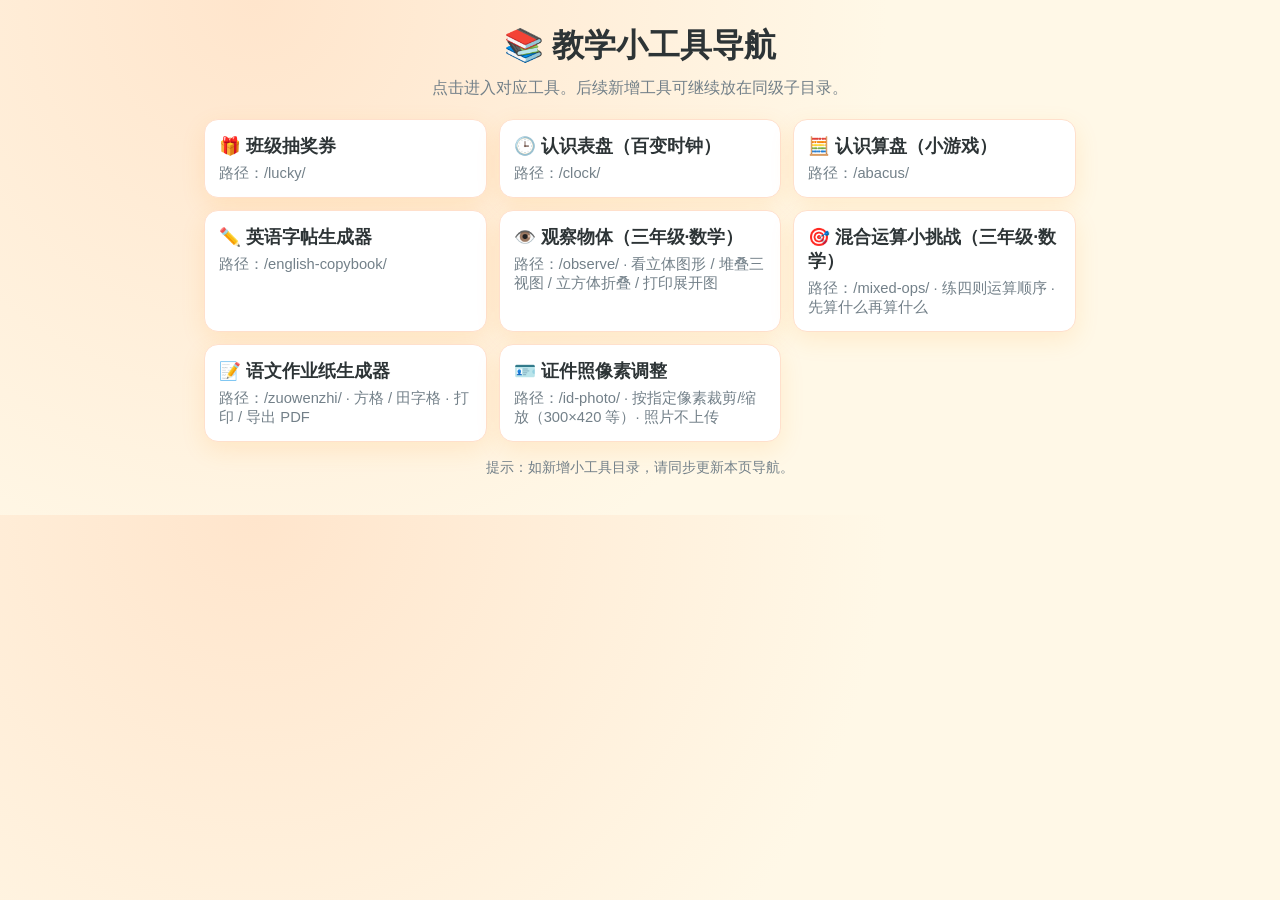
<file: index.html>
<!doctype html>
<html lang="zh-CN">
  <head>
    <meta charset="UTF-8" />
    <meta name="viewport" content="width=device-width, initial-scale=1.0" />
    <title>教学小工具导航</title>
    <style>
      :root {
        --bg: #fff8e7;
        --card: #ffffff;
        --text: #2d3436;
        --primary: #ff6b35;
        --muted: #738089;
        --border: #ffe0cc;
      }

      * {
        box-sizing: border-box;
      }

      body {
        margin: 0;
        font-family: "Noto Sans SC", "PingFang SC", "Microsoft YaHei", sans-serif;
        background: radial-gradient(circle at 20% 0%, #ffe5cc 0%, var(--bg) 55%);
        color: var(--text);
      }

      .wrap {
        max-width: 900px;
        margin: 0 auto;
        padding: 24px 14px;
      }

      h1 {
        margin: 0;
        text-align: center;
      }

      .desc {
        margin: 10px 0 20px;
        color: var(--muted);
        text-align: center;
      }

      .grid {
        display: grid;
        gap: 12px;
        grid-template-columns: repeat(auto-fit, minmax(240px, 1fr));
      }

      .card {
        display: block;
        text-decoration: none;
        color: inherit;
        border: 1px solid var(--border);
        background: var(--card);
        border-radius: 14px;
        padding: 14px;
        box-shadow: 0 8px 24px rgba(255, 152, 0, 0.12);
      }

      .card:hover {
        transform: translateY(-1px);
      }

      .name {
        margin: 0;
        font-size: 1.1rem;
      }

      .meta {
        margin: 6px 0 0;
        color: var(--muted);
        font-size: 0.92rem;
      }

      .footer {
        margin-top: 16px;
        color: var(--muted);
        font-size: 0.9rem;
        text-align: center;
      }
    </style>
  </head>
  <body>
    <main class="wrap">
      <h1>📚 教学小工具导航</h1>
      <p class="desc">点击进入对应工具。后续新增工具可继续放在同级子目录。</p>

      <section class="grid" id="toolGrid">
        <a class="card" href="./lucky/">
          <h2 class="name">🎁 班级抽奖券</h2>
          <p class="meta">路径：/lucky/</p>
        </a>

        <a class="card" href="./clock/">
          <h2 class="name">🕒 认识表盘（百变时钟）</h2>
          <p class="meta">路径：/clock/</p>
        </a>

        <a class="card" href="./abacus/">
          <h2 class="name">🧮 认识算盘（小游戏）</h2>
          <p class="meta">路径：/abacus/</p>
        </a>

        <a class="card" href="./english-copybook/">
          <h2 class="name">✏️ 英语字帖生成器</h2>
          <p class="meta">路径：/english-copybook/</p>
        </a>

        <a class="card" href="./observe/">
          <h2 class="name">👁️ 观察物体（三年级·数学）</h2>
          <p class="meta">路径：/observe/ · 看立体图形 / 堆叠三视图 / 立方体折叠 / 打印展开图</p>
        </a>

        <a class="card" href="./mixed-ops/">
          <h2 class="name">🎯 混合运算小挑战（三年级·数学）</h2>
          <p class="meta">路径：/mixed-ops/ · 练四则运算顺序 · 先算什么再算什么</p>
        </a>

        <a class="card" href="./zuowenzhi/">
          <h2 class="name">📝 语文作业纸生成器</h2>
          <p class="meta">路径：/zuowenzhi/ · 方格 / 田字格 · 打印 / 导出 PDF</p>
        </a>

        <a class="card" href="./id-photo/">
          <h2 class="name">🪪 证件照像素调整</h2>
          <p class="meta">路径：/id-photo/ · 按指定像素裁剪/缩放（300×420 等）· 照片不上传</p>
        </a>
      </section>

      <p class="footer">提示：如新增小工具目录，请同步更新本页导航。</p>
    </main>
  </body>
</html>
</file>
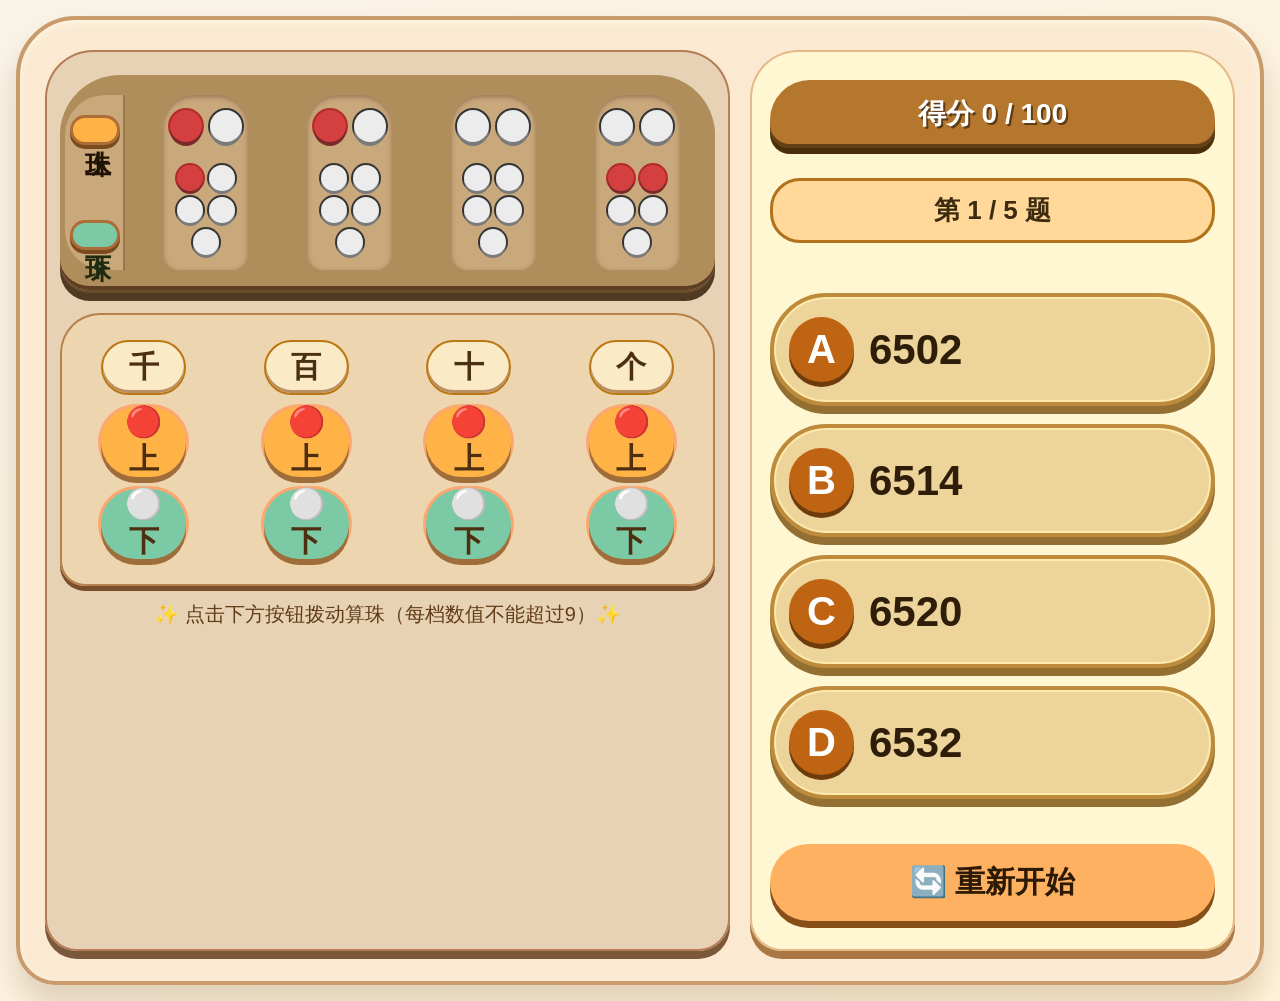
<file: abacus/index.html>
<!DOCTYPE html>
<html lang="en">
<head>
    <meta charset="UTF-8">
    <meta name="viewport" content="width=device-width, initial-scale=1.0">
    <title>算盘的认识 · 二下辅助练习（保留音效）</title>
    <style>
        * {
            box-sizing: border-box;
            font-family: 'Segoe UI', Roboto, 'Helvetica Neue', sans-serif;
            user-select: none;
        }
        body {
            margin: 0;
            min-height: 100vh;
            background: linear-gradient(145deg, #f9f3e7 0%, #fff3d9 100%);
            display: flex;
            align-items: center;
            justify-content: center;
            padding: 16px;
        }
        .practice-container {
            width: 1300px;
            max-width: 100%;
            background: #fbe9d2;
            border-radius: 60px 60px 40px 40px;
            box-shadow: 0 20px 30px rgba(110, 70, 30, 0.2), inset 0 2px 8px #fff8e7;
            padding: 30px 25px;
            border: 4px solid #c99a6b;
        }
        .split-layout {
            display: flex;
            flex-wrap: wrap;
            gap: 20px;
        }
        .left-panel {
            flex: 1 1 550px;
            min-width: 400px;
            background: #e7d2b5;
            border-radius: 48px 48px 32px 32px;
            padding: 25px 15px 15px 15px;
            box-shadow: inset 0 0 0 2px #b47d56, 0 8px 0 #7b583a;
        }
        .right-panel {
            flex: 1 1 350px;
            background: #fef7d2;
            border-radius: 48px 48px 32px 32px;
            padding: 30px 20px;
            box-shadow: inset 0 0 0 2px #e5b887, 0 8px 0 #aa7744;
            display: flex;
            flex-direction: column;
        }
        /* 算盘区域：左侧标注 + 算盘本体 */
        .abacus-wrapper {
            display: flex;
            gap: 8px;
            align-items: stretch;
            background: #b08e5c;
            border-radius: 60px 60px 30px 30px;
            padding: 20px 10px 20px 5px;
            box-shadow: inset 0 -4px 0 #5d3e22, 0 8px 0 #4f3a24;
            border-bottom: 3px solid #6b4d2e;
        }
        /* 左侧上珠/下珠标注 (只写一次) */
        .bead-labels {
            display: flex;
            flex-direction: column;
            justify-content: space-between;
            width: 60px;
            padding: 15px 0;
            background: #c9a87c;
            border-radius: 40px 0 0 40px;
            box-shadow: inset -2px 0 0 #9b7647;
            margin-right: 5px;
        }
        .label-upper, .label-lower {
            font-size: 26px;
            font-weight: bold;
            color: #2f1d09;
            writing-mode: vertical-rl;
            text-orientation: upright;
            text-align: center;
            line-height: 1.2;
            background: #f7d9a0;
            padding: 12px 4px;
            border-radius: 30px;
            border: 3px solid #ad6d36;
            box-shadow: 0 4px 0 #7b4a1f;
            margin: 5px;
        }
        .label-upper {
            background: #ffb347;
            color: #1f1305;
        }
        .label-lower {
            background: #7cc9a5;
            color: #1f2a0e;
            margin-top: auto; /* 尽量靠下 */
        }
        /* 算盘主体 */
        .abacus-frame {
            flex: 1;
            min-width: 0; /* 防止溢出 */
        }
        .abacus-row {
            display: flex;
            justify-content: space-around;
            align-items: center;
            gap: 8px;
        }
        .column {
            display: flex;
            flex-direction: column;
            align-items: center;
            width: 85px;
            background: #c9a87c;
            border-radius: 30px 30px 16px 16px;
            padding: 15px 0;
            box-shadow: inset 0 2px 5px #977552;
        }
        /* 上珠区：两颗珠子并排 */
        .upper-beam {
            display: flex;
            justify-content: center;
            gap: 8px;
            margin-bottom: 15px;
        }
        .upper-bead {
            width: 32px;
            height: 32px;
            background: #ececec;
            border-radius: 50%;
            box-shadow: 0 4px 0 #7a7a7a, 0 0 0 2px #333;
            transition: background 0.1s ease;
        }
        .upper-bead.active {
            background: #d43f3f;
            box-shadow: 0 4px 0 #7a2a2a, 0 0 0 2px #b32b2b;
        }
        .lower-beads {
            display: flex;
            flex-wrap: wrap;
            justify-content: center;
            gap: 6px;
            margin-top: 8px;
            width: 100%;
        }
        .lower-bead {
            width: 26px;
            height: 26px;
            background: #ececec;
            border-radius: 50%;
            box-shadow: 0 3px 0 #7a7a7a, 0 0 0 2px #333;
            transition: background 0.1s ease;
        }
        .lower-bead.active {
            background: #d43f3f;
            box-shadow: 0 3px 0 #7a2a2a, 0 0 0 2px #b32b2b;
        }
        /* 下方控制区 */
        .controls {
            margin-top: 20px;
            background: #edd5b0;
            border-radius: 40px 40px 25px 25px;
            padding: 15px 5px;
            box-shadow: inset 0 0 0 2px #b6814a, 0 5px 0 #7b4f2b;
        }
        .control-row {
            display: flex;
            justify-content: space-around;
            margin: 12px 0;
            gap: 5px;
        }
        .place-label {
            width: 85px;
            text-align: center;
            font-size: 30px;
            font-weight: bold;
            background: #faeac6;
            border-radius: 30px;
            padding: 5px 0;
            color: #4b2f14;
            box-shadow: inset 0 -3px 0 #bb8f64;
            border: 2px solid #bb7711;
        }
        .bead-btn {
            width: 85px;
            height: 70px;
            border-radius: 40px;
            border: none;
            background: #ffcf9a;
            box-shadow: 0 6px 0 #9f6d3a, 0 0 0 3px #fba76f;
            font-size: 30px;
            font-weight: bold;
            color: #4d2f10;
            cursor: pointer;
            transition: 0.05s linear;
            display: flex;
            align-items: center;
            justify-content: center;
        }
        .bead-btn:active {
            transform: translateY(5px);
            box-shadow: 0 1px 0 #9f6d3a, 0 0 0 3px #fba76f;
        }
        .bead-btn.upper-btn {
            background: #ffb347;
        }
        .bead-btn.lower-btn {
            background: #7cc9a5;
        }
        .bead-btn:disabled {
            opacity: 0.5;
            transform: translateY(3px);
            box-shadow: 0 2px 0 #7b5a3a;
            cursor: not-allowed;
        }
        /* 右侧面板 */
        .score-header {
            background: #b5762e;
            border-radius: 40px 40px 20px 20px;
            padding: 15px 20px;
            color: white;
            text-shadow: 2px 2px 0 #5e3b14;
            font-size: 28px;
            font-weight: bold;
            text-align: center;
            margin-bottom: 30px;
            box-shadow: inset 0 -4px 0 #633f16, 0 6px 0 #4b2f0b;
        }
        .question-badge {
            background: #ffd89a;
            border-radius: 30px;
            padding: 12px 20px;
            font-size: 26px;
            text-align: center;
            color: #3d2b0f;
            font-weight: bold;
            margin-bottom: 30px;
            border: 3px solid #b2721a;
        }
        .options-area {
            display: flex;
            flex-direction: column;
            gap: 18px;
            margin: 20px 0 30px;
        }
        .option-btn {
            background: #edd49b;
            border: 4px solid #be8b3c;
            border-radius: 60px;
            padding: 20px 15px;
            font-size: 42px;
            font-weight: 700;
            text-align: left;
            display: flex;
            align-items: center;
            gap: 15px;
            box-shadow: 0 8px 0 #946f32, 0 0 0 2px #fdeaac inset;
            cursor: pointer;
            transition: 0.05s linear;
            color: #2e1e09;
        }
        .option-btn:active {
            transform: translateY(6px);
            box-shadow: 0 2px 0 #946f32, 0 0 0 2px #fdeaac inset;
        }
        .option-btn.disabled, .option-btn:disabled {
            opacity: 0.6;
            transform: translateY(4px);
            box-shadow: 0 3px 0 #7b5d33;
            pointer-events: none;
        }
        .option-letter {
            background: #be6413;
            color: white;
            border-radius: 50%;
            width: 65px;
            height: 65px;
            display: flex;
            align-items: center;
            justify-content: center;
            font-size: 40px;
            box-shadow: 0 5px 0 #6e3c0c;
        }
        .reset-btn {
            background: #ffb162;
            border: none;
            border-radius: 50px;
            padding: 18px;
            font-size: 30px;
            font-weight: bold;
            color: #2d1a04;
            margin-top: 15px;
            cursor: pointer;
            box-shadow: 0 7px 0 #884e18;
            transition: 0.05s linear;
        }
        .reset-btn:active {
            transform: translateY(5px);
            box-shadow: 0 2px 0 #884e18;
        }
        .footer-note {
            font-size: 20px;
            color: #623d19;
            margin-top: 15px;
            text-align: center;
            font-weight: 500;
        }
    </style>
</head>
<body>
<div class="practice-container">
    <div class="split-layout">
        <!-- 左侧算盘区 (教材样式：上二下五，左侧标注一次) -->
        <div class="left-panel">
            <div class="abacus-wrapper">
                <!-- 左侧标注列 -->
                <div class="bead-labels">
                    <div class="label-upper">上珠</div>
                    <div class="label-lower">下珠</div>
                </div>
                <!-- 算盘主体 -->
                <div class="abacus-frame" id="abacusDisplay">
                    <!-- 算盘列由js动态绘制 -->
                </div>
            </div>
            <!-- 下方面板：数位、上珠按钮、下珠按钮 (每列一个按钮) -->
            <div class="controls" id="controlPanel">
                <div class="control-row" id="placeRow">
                    <span class="place-label">千</span>
                    <span class="place-label">百</span>
                    <span class="place-label">十</span>
                    <span class="place-label">个</span>
                </div>
                <div class="control-row" id="upperRow">
                    <button class="bead-btn upper-btn" data-place="thousand" aria-label="千位上珠">🔴 上</button>
                    <button class="bead-btn upper-btn" data-place="hundred" aria-label="百位上珠">🔴 上</button>
                    <button class="bead-btn upper-btn" data-place="ten" aria-label="十位上珠">🔴 上</button>
                    <button class="bead-btn upper-btn" data-place="one" aria-label="个位上珠">🔴 上</button>
                </div>
                <div class="control-row" id="lowerRow">
                    <button class="bead-btn lower-btn" data-place="thousand" aria-label="千位下珠">⚪ 下</button>
                    <button class="bead-btn lower-btn" data-place="hundred" aria-label="百位下珠">⚪ 下</button>
                    <button class="bead-btn lower-btn" data-place="ten" aria-label="十位下珠">⚪ 下</button>
                    <button class="bead-btn lower-btn" data-place="one" aria-label="个位下珠">⚪ 下</button>
                </div>
            </div>
            <div class="footer-note">✨ 点击下方按钮拨动算珠（每档数值不能超过9）✨</div>
        </div>
        <!-- 右侧选择区 -->
        <div class="right-panel" id="rightPanel">
            <div class="score-header" id="scoreDisplay">得分 0 / 100</div>
            <div class="question-badge" id="questionCounter">第 1 / 5 题</div>
            <div class="options-area" id="optionsArea">
                <button class="option-btn" id="optA"><span class="option-letter">A</span> <span id="optAText">0</span></button>
                <button class="option-btn" id="optB"><span class="option-letter">B</span> <span id="optBText">0</span></button>
                <button class="option-btn" id="optC"><span class="option-letter">C</span> <span id="optCText">0</span></button>
                <button class="option-btn" id="optD"><span class="option-letter">D</span> <span id="optDText">0</span></button>
            </div>
            <button class="reset-btn" id="resetBtn">🔄 重新开始</button>
        </div>
    </div>
</div>
<script>
    (function() {
        // ==================== 音频相关（仅音效，无背景音乐）====================
        let audioCtx = null;                // Web Audio 上下文，仅用于音效

        // 初始化音频上下文（如果尚未创建）并确保它处于运行状态
        function initAudioContext() {
            if (!audioCtx) {
                audioCtx = new (window.AudioContext || window.webkitAudioContext)();
            }
            if (audioCtx.state === 'suspended') {
                audioCtx.resume();
            }
        }

        // 播放音效 (正确: 上升音; 错误: 下降音)
        function playSoundEffect(isCorrect) {
            initAudioContext(); // 确保上下文就绪
            if (!audioCtx) return;

            const now = audioCtx.currentTime;
            const osc = audioCtx.createOscillator();
            const gainNode = audioCtx.createGain();
            osc.type = 'sine';
            gainNode.gain.setValueAtTime(0.1, now);
            gainNode.gain.exponentialRampToValueAtTime(0.001, now + 0.4);
            osc.connect(gainNode).connect(audioCtx.destination);

            if (isCorrect) {
                // 上升音
                osc.frequency.setValueAtTime(330, now);
                osc.frequency.exponentialRampToValueAtTime(880, now + 0.3);
            } else {
                // 下降音
                osc.frequency.setValueAtTime(660, now);
                osc.frequency.exponentialRampToValueAtTime(220, now + 0.3);
            }
            osc.start(now);
            osc.stop(now + 0.4);
        }

        // ==================== 原有逻辑 ====================
        const PLACES = ['thousand', 'hundred', 'ten', 'one'];
        const PLACE_LABELS = { thousand: '千', hundred: '百', ten: '十', one: '个' };

        let abacusState = {
            thousand: { upper: 0, lower: 0 },
            hundred: { upper: 0, lower: 0 },
            ten: { upper: 0, lower: 0 },
            one: { upper: 0, lower: 0 }
        };

        let currentQuestion = 1;
        let totalScore = 0;
        let gameActive = true;
        let processingAnswer = false;
        let currentOptions = [0, 0, 0, 0];

        const abacusDiv = document.getElementById('abacusDisplay');
        const upperButtons = document.querySelectorAll('.upper-btn');
        const lowerButtons = document.querySelectorAll('.lower-btn');
        const optA = document.getElementById('optA');
        const optB = document.getElementById('optB');
        const optC = document.getElementById('optC');
        const optD = document.getElementById('optD');
        const optAText = document.getElementById('optAText');
        const optBText = document.getElementById('optBText');
        const optCText = document.getElementById('optCText');
        const optDText = document.getElementById('optDText');
        const scoreDisplay = document.getElementById('scoreDisplay');
        const questionCounter = document.getElementById('questionCounter');
        const resetBtn = document.getElementById('resetBtn');

        function getCurrentNumber() {
            const tho = abacusState.thousand.upper * 5 + abacusState.thousand.lower;
            const hun = abacusState.hundred.upper * 5 + abacusState.hundred.lower;
            const ten = abacusState.ten.upper * 5 + abacusState.ten.lower;
            const one = abacusState.one.upper * 5 + abacusState.one.lower;
            return tho * 1000 + hun * 100 + ten * 10 + one;
        }

        function digitToAbacus(digit) {
            if (digit < 0 || digit > 9) return { upper: 0, lower: 0 };
            if (digit === 5) {
                return Math.random() < 0.5 ? { upper: 1, lower: 0 } : { upper: 0, lower: 5 };
            }
            if (digit >= 6) {
                return { upper: 1, lower: digit - 5 };
            } else {
                return { upper: 0, lower: digit };
            }
        }

        function setStateFromNumber(num) {
            num = Math.min(9999, Math.max(0, num));
            const tho = Math.floor(num / 1000) % 10;
            const hun = Math.floor(num / 100) % 10;
            const ten = Math.floor(num / 10) % 10;
            const one = num % 10;
            abacusState.thousand = digitToAbacus(tho);
            abacusState.hundred = digitToAbacus(hun);
            abacusState.ten = digitToAbacus(ten);
            abacusState.one = digitToAbacus(one);
        }

        function randomNumber() {
            return Math.floor(Math.random() * 10000);
        }

        function renderAbacus() {
            let html = '<div class="abacus-row">';
            for (let place of PLACES) {
                const state = abacusState[place];
                const upperActive1 = state.upper >= 1;
                const upperActive2 = state.upper >= 2;
                const lowerCount = state.lower;

                html += `<div class="column">`;
                html += `<div class="upper-beam">`;
                html += `<div class="upper-bead ${upperActive1 ? 'active' : ''}"></div>`;
                html += `<div class="upper-bead ${upperActive2 ? 'active' : ''}"></div>`;
                html += `</div>`;

                html += `<div class="lower-beads">`;
                for (let i = 0; i < 5; i++) {
                    const active = i < lowerCount ? 'active' : '';
                    html += `<div class="lower-bead ${active}"></div>`;
                }
                html += `</div></div>`;
            }
            html += '</div>';
            abacusDiv.innerHTML = html;
        }

        function isValid(place, newUpper, newLower) {
            return (newUpper * 5 + newLower) <= 9;
        }

        function generateOptions(correct) {
            let opts = new Set();
            opts.add(correct);
            const strategies = [
                (n) => { let a = Math.floor(n/1000)%10, b = Math.floor(n/100)%10, c = Math.floor(n/10)%10, d = n%10; return b*1000 + a*100 + c*10 + d; },
                (n) => { let a = Math.floor(n/1000)%10, b = Math.floor(n/100)%10, c = Math.floor(n/10)%10, d = n%10; return a*1000 + b*100 + d*10 + c; },
                (n) => Math.min(9999, n + 5),
                (n) => Math.max(0, n - 5),
                (n) => Math.min(9999, n + 12),
                (n) => Math.max(0, n - 8),
                (n) => { let shifted = n + 30; return shifted > 9999 ? n - 30 : shifted; },
                (n) => { let a = Math.floor(n/1000)%10, b = Math.floor(n/100)%10, c = Math.floor(n/10)%10, d = n%10; return (c*1000 + d*100 + a*10 + b); },
            ];
            while (opts.size < 4) {
                let strat = strategies[Math.floor(Math.random() * strategies.length)];
                let candidate = strat(correct);
                candidate = Math.min(9999, Math.max(0, candidate));
                opts.add(candidate);
            }
            let optArray = Array.from(opts);
            for (let i = optArray.length - 1; i > 0; i--) {
                const j = Math.floor(Math.random() * (i + 1));
                [optArray[i], optArray[j]] = [optArray[j], optArray[i]];
            }
            return optArray;
        }

        function updateOptionsDisplay() {
            const correct = getCurrentNumber();
            currentOptions = generateOptions(correct);
            optAText.innerText = currentOptions[0];
            optBText.innerText = currentOptions[1];
            optCText.innerText = currentOptions[2];
            optDText.innerText = currentOptions[3];
        }

        function refreshUI() {
            renderAbacus();
            updateOptionsDisplay();
            scoreDisplay.innerText = `得分 ${totalScore} / 100`;
            questionCounter.innerText = `第 ${currentQuestion} / 5 题`;
        }

        function setControlsEnabled(enabled) {
            upperButtons.forEach(btn => btn.disabled = !enabled);
            lowerButtons.forEach(btn => btn.disabled = !enabled);
        }

        function setOptionsEnabled(enabled) {
            const opts = [optA, optB, optC, optD];
            opts.forEach(btn => {
                if (enabled) {
                    btn.classList.remove('disabled');
                    btn.disabled = false;
                } else {
                    btn.classList.add('disabled');
                    btn.disabled = true;
                }
            });
        }

        function goToNextQuestion() {
            if (!gameActive) return;
            if (currentQuestion >= 5) {
                gameActive = false;
                setControlsEnabled(false);
                setOptionsEnabled(false);
                scoreDisplay.innerText = `总分 ${totalScore} / 100 🎉`;
                questionCounter.innerText = `练习完成！`;
                return;
            }
            currentQuestion++;
            setStateFromNumber(randomNumber());
            refreshUI();
            setControlsEnabled(true);
            setOptionsEnabled(true);
            processingAnswer = false;
        }

        function handleAnswer(selectedValue) {
            if (!gameActive || processingAnswer) return;
            processingAnswer = true;
            setOptionsEnabled(false);
            setControlsEnabled(false);

            const correctNum = getCurrentNumber();
            const isCorrect = (selectedValue === correctNum);
            if (isCorrect) {
                totalScore += 20;
            }
            // 播放音效（正确/错误）
            playSoundEffect(isCorrect);

            scoreDisplay.innerText = `得分 ${totalScore} / 100`;

            setTimeout(() => {
                goToNextQuestion();
            }, 400);
        }

        // 事件绑定（同时作为用户手势触发音频初始化）
        upperButtons.forEach(btn => {
            btn.addEventListener('click', (e) => {
                initAudioContext(); // 确保音频上下文激活（仅用于后续音效）
                if (!gameActive) return;
                const place = btn.dataset.place;
                const currentUpper = abacusState[place].upper;
                const currentLower = abacusState[place].lower;
                let newUpper = (currentUpper + 1) % 3;
                if (isValid(place, newUpper, currentLower)) {
                    abacusState[place].upper = newUpper;
                }
                renderAbacus();
                updateOptionsDisplay();
            });
        });

        lowerButtons.forEach(btn => {
            btn.addEventListener('click', (e) => {
                initAudioContext();
                if (!gameActive) return;
                const place = btn.dataset.place;
                const currentUpper = abacusState[place].upper;
                const currentLower = abacusState[place].lower;
                let newLower = (currentLower + 1) % 6;
                if (isValid(place, currentUpper, newLower)) {
                    abacusState[place].lower = newLower;
                }
                renderAbacus();
                updateOptionsDisplay();
            });
        });

        optA.addEventListener('click', () => { initAudioContext(); handleAnswer(currentOptions[0]); });
        optB.addEventListener('click', () => { initAudioContext(); handleAnswer(currentOptions[1]); });
        optC.addEventListener('click', () => { initAudioContext(); handleAnswer(currentOptions[2]); });
        optD.addEventListener('click', () => { initAudioContext(); handleAnswer(currentOptions[3]); });

        resetBtn.addEventListener('click', () => {
            initAudioContext();
            currentQuestion = 1;
            totalScore = 0;
            gameActive = true;
            processingAnswer = false;
            setStateFromNumber(randomNumber());
            refreshUI();
            setControlsEnabled(true);
            setOptionsEnabled(true);
        });

        // 初始化
        (function init() {
            setStateFromNumber(randomNumber());
            refreshUI();
            setControlsEnabled(true);
            setOptionsEnabled(true);
        })();
    })();
</script>
</body>
</html>
</file>
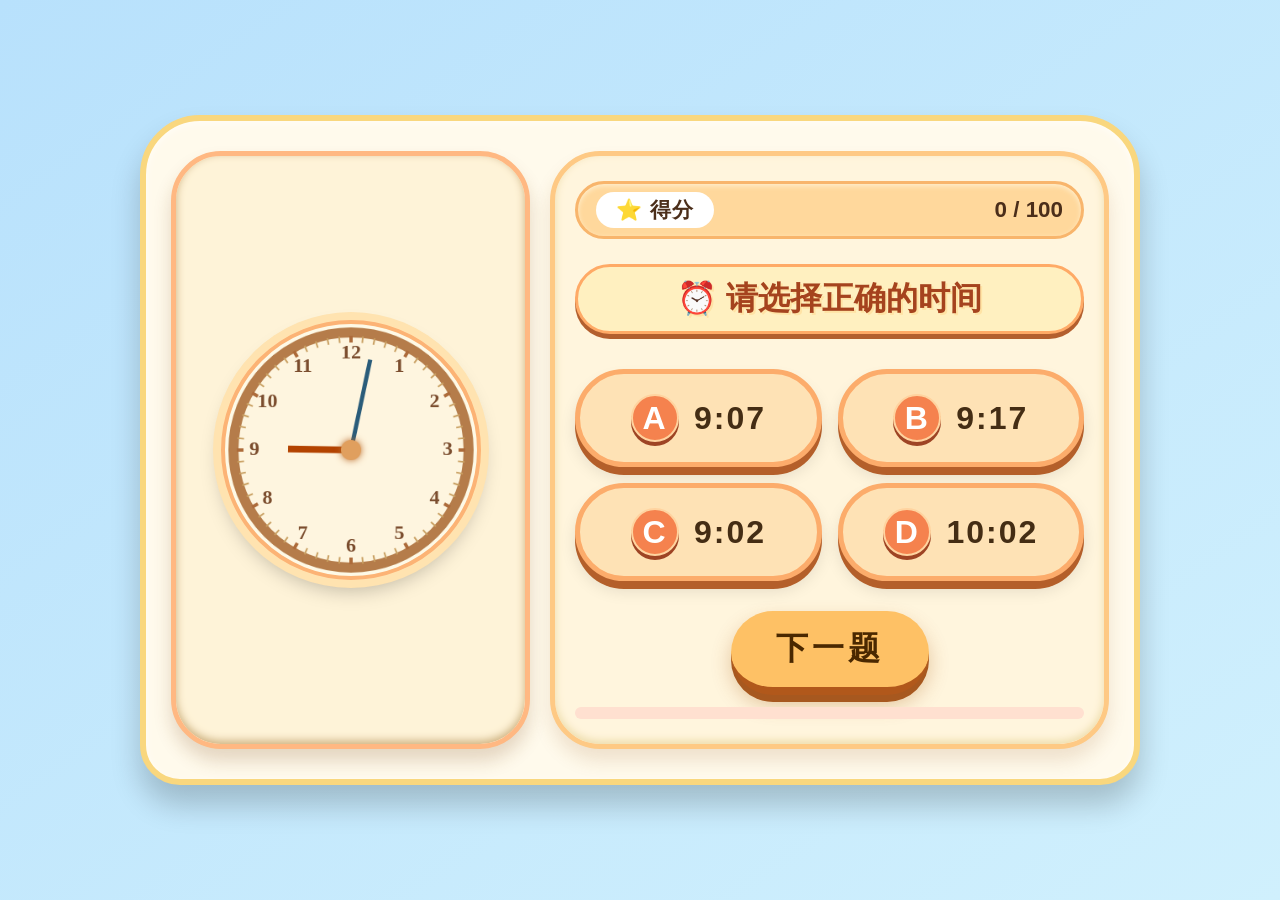
<file: clock/index.html>
<!DOCTYPE html>
<html lang="zh-CN">
<head>
    <meta charset="UTF-8">
    <meta name="viewport" content="width=device-width, initial-scale=1.0">
    <title>二年级·认识时间 · 百变时钟</title>
    <style>
        * {
            box-sizing: border-box;
            font-family: 'Comic Sans MS', 'Chalkboard SE', '幼圆', Yuanti SC, sans-serif;
            user-select: none;
        }
        body {
            background: linear-gradient(145deg, #b8e1fc 0%, #d0f0fd 100%);
            min-height: 100vh;
            margin: 0;
            display: flex;
            align-items: center;
            justify-content: center;
            padding: 12px;
        }
        .game-container {
            max-width: 1000px;
            width: 100%;
            background-color: #fffaec;
            border-radius: 60px 60px 40px 40px;
            box-shadow: 0 20px 30px rgba(0, 0, 0, 0.2), inset 0 2px 8px #fff9;
            padding: 30px 25px;
            border: 6px solid #f9d77e;
        }
        .split-panel {
            display: flex;
            flex-wrap: wrap;
            gap: 20px;
        }
        .clock-area {
            flex: 1 1 280px;
            display: flex;
            justify-content: center;
            align-items: center;
            background: #fef3d8;
            border-radius: 50px;
            padding: 25px 10px;
            box-shadow: inset 0 -3px 8px #cbae7b, 0 12px 18px rgba(120, 70, 20, 0.2);
            border: 5px solid #ffb882;
        }
        canvas#clockCanvas {
            width: 100%;
            max-width: 260px;
            height: auto;
            aspect-ratio: 1/1;
            display: block;
            background: #fef9e6;
            border-radius: 50%;
            box-shadow: 0 0 0 8px #ffe3b0, 0 10px 20px rgba(0,0,0,0.25);
            border: 4px solid #fcb375;
        }
        .quiz-area {
            flex: 2 1 400px;
            background: #fff5dd;
            border-radius: 50px;
            padding: 25px 20px;
            box-shadow: inset 0 -3px 8px #ecdba8, 0 12px 18px rgba(150, 90, 30, 0.15);
            border: 5px solid #fec984;
            display: flex;
            flex-direction: column;
        }
        .score-row {
            display: flex;
            justify-content: space-between;
            align-items: center;
            background: #ffd89c;
            padding: 8px 18px;
            border-radius: 40px;
            margin-bottom: 15px;
            font-weight: bold;
            font-size: 1.4rem;
            color: #4b2e1a;
            border: 3px solid #f8b56c;
            box-shadow: inset 0 2px 5px #ffeecc;
        }
        .score-title {
            background: white;
            padding: 4px 20px;
            border-radius: 40px;
            font-size: 1.3rem;
            letter-spacing: 1px;
        }
        .big-title {
            text-align: center;
            font-size: 2rem;
            font-weight: 800;
            color: #a5431e;
            background: #fff0c0;
            padding: 10px 0;
            border-radius: 80px;
            margin: 10px 0 20px;
            border: 3px solid #ffaa66;
            text-shadow: 2px 2px 0 #ffe3a5;
            box-shadow: 0 5px 0 #b35f2e;
        }
        .options-grid {
            display: grid;
            grid-template-columns: repeat(2, 1fr);
            gap: 16px;
            margin: 15px 0 25px;
        }
        .option-btn {
            background: #fee2b5;
            border: 5px solid #fcac6b;
            border-radius: 60px;
            padding: 20px 8px;
            font-size: 2rem;
            font-weight: bold;
            color: #442d14;
            box-shadow: 0 8px 0 #b45f2a, 0 10px 16px rgba(0,0,0,0.1);
            cursor: pointer;
            transition: 0.07s ease;
            text-align: center;
            display: flex;
            align-items: center;
            justify-content: center;
            letter-spacing: 2px;
        }
        .option-btn:active:not(:disabled) {
            transform: translateY(6px);
            box-shadow: 0 2px 0 #b45f2a, 0 8px 12px rgba(0,0,0,0.1);
        }
        .option-btn.disabled, .option-btn:disabled {
            opacity: 0.6;
            filter: grayscale(0.4);
            transform: translateY(3px);
            box-shadow: 0 4px 0 #7d4a27;
            pointer-events: none;
        }
        .prefix {
            background: #f5824e;
            color: white;
            border-radius: 50%;
            width: 48px;
            height: 48px;
            display: inline-flex;
            align-items: center;
            justify-content: center;
            font-size: 2rem;
            margin-right: 15px;
            box-shadow: 0 4px 0 #9e4424;
            border: 2px solid #ffd39f;
        }
        .next-btn-wrapper {
            display: flex;
            justify-content: center;
            margin-top: 5px;
        }
        #nextBtn {
            background: #fec165;
            border: none;
            border-radius: 60px;
            padding: 16px 45px;
            font-size: 2rem;
            font-weight: 800;
            color: #4a2800;
            border-bottom: 8px solid #b1581b;
            box-shadow: 0 7px 0 #a7581f, 0 10px 20px rgba(160, 80, 0, 0.3);
            cursor: pointer;
            transition: 0.07s ease;
            width: fit-content;
            letter-spacing: 4px;
        }
        #nextBtn:active {
            transform: translateY(6px);
            border-bottom-width: 2px;
            box-shadow: 0 2px 0 #a7581f, 0 8px 16px rgba(160,80,0,0.3);
        }
        #nextBtn:disabled {
            opacity: 0.5;
            transform: translateY(3px);
            border-bottom-width: 4px;
            pointer-events: none;
        }
        .result-area {
            background: #f9eecd;
            border-radius: 50px;
            padding: 30px;
            text-align: center;
            border: 5px solid #fdba6a;
            margin: 15px 0;
        }
        .final-score {
            font-size: 4.5rem;
            font-weight: 800;
            color: #be6116;
            text-shadow: 5px 5px 0 #ffc489;
            line-height: 1.3;
        }
        .hidden {
            display: none;
        }
        .sub-message {
            font-size: 2rem;
            color: #633f1f;
        }
        .error-tip {
            background: #ffe0d0;
            border-radius: 30px;
            padding: 6px 15px;
            color: #b63a00;
            font-weight: bold;
            font-size: 1.2rem;
        }
        @media (max-width: 650px) {
            .big-title { font-size: 1.8rem; }
            .option-btn { font-size: 1.8rem; padding: 12px; }
            .prefix { width: 38px; height: 38px; font-size: 1.5rem; margin-right: 8px; }
        }
    </style>
</head>
<body>
<div class="game-container">
    <div class="split-panel">
        <div class="clock-area">
            <canvas id="clockCanvas" width="300" height="300"></canvas>
        </div>
        <div class="quiz-area">
            <div class="score-row">
                <span class="score-title">⭐ 得分</span>
                <span id="scoreDisplay">0 / 100</span>
            </div>
            <div class="big-title">⏰ 请选择正确的时间</div>

            <div id="optionsContainer">
                <div class="options-grid" id="optionsGrid"></div>
            </div>

            <div id="resultContainer" class="result-area hidden">
                <div class="final-score" id="finalScoreSpan">100</div>
                <div class="sub-message">🎉 你太棒啦! 🎉</div>
            </div>

            <div class="next-btn-wrapper">
                <button id="nextBtn">下一题</button>
            </div>
            <div id="tipMessage" class="error-tip" style="text-align:center; margin-top: 12px;"></div>
        </div>
    </div>
</div>
<script>
    (function() {
        function speakText(message) {
            if (!window.speechSynthesis) return;
            window.speechSynthesis.cancel();
            const utterance = new SpeechSynthesisUtterance(message);
            utterance.lang = 'zh-CN';
            utterance.rate = 0.9;
            utterance.pitch = 1.2;
            window.speechSynthesis.speak(utterance);
        }

        function formatTimeHM(hour, minute) {
            let displayHour = hour % 12;
            if (displayHour === 0) displayHour = 12;
            return `${displayHour}:${minute.toString().padStart(2, '0')}`;
        }

        function generateRichTimePoints() {
            const onNumbers = [0, 5, 10, 15, 20, 25, 30, 35, 40, 45, 50, 55];
            const betweenNumbers = [2, 7, 12, 17, 22, 27, 32, 37, 42, 47, 52, 57];

            const finalPoints = [];
            for (let h = 0; h < 12; h++) {
                onNumbers.forEach(m => finalPoints.push({ hour: h, minute: m }));
            }
            for (let h = 0; h < 12; h++) {
                betweenNumbers.forEach(m => {
                    if ([2, 12, 22, 32, 42, 52].includes(m)) {
                        finalPoints.push({ hour: h, minute: m });
                    }
                });
            }
            return finalPoints;
        }

        const TIME_POOL = generateRichTimePoints();

        function generateDistractors(correctHour, correctMin) {
            const correctStr = formatTimeHM(correctHour, correctMin);
            const distractors = new Set();

            const transforms = [
                (h, m) => {
                    let newM = m + 5;
                    let newH = h;
                    if (newM >= 60) {
                        newM -= 60;
                        newH = (h + 1) % 12;
                    }
                    return { hour: newH, minute: newM };
                },
                (h, m) => {
                    let newM = m - 5;
                    let newH = h;
                    if (newM < 0) {
                        newM += 60;
                        newH = (h - 1 + 12) % 12;
                    }
                    return { hour: newH, minute: newM };
                },
                (h, m) => {
                    let newM = m + 10;
                    let newH = h;
                    if (newM >= 60) {
                        newM -= 60;
                        newH = (h + 1) % 12;
                    }
                    return { hour: newH, minute: newM };
                },
                (h, m) => {
                    let newM = m - 10;
                    let newH = h;
                    if (newM < 0) {
                        newM += 60;
                        newH = (h - 1 + 12) % 12;
                    }
                    return { hour: newH, minute: newM };
                },
                (h, m) => ({ hour: (h + 1) % 12, minute: m }),
                (h, m) => ({ hour: (h - 1 + 12) % 12, minute: m }),
                (h, m) => {
                    let newM = m + 15;
                    let newH = h;
                    if (newM >= 60) {
                        newM -= 60;
                        newH = (h + 1) % 12;
                    }
                    return { hour: newH, minute: newM };
                },
                (h, m) => {
                    let newM = m - 15;
                    let newH = h;
                    if (newM < 0) {
                        newM += 60;
                        newH = (h - 1 + 12) % 12;
                    }
                    return { hour: newH, minute: newM };
                }
            ];

            const shuffled = [...transforms];
            for (let i = shuffled.length - 1; i > 0; i--) {
                const j = Math.floor(Math.random() * (i + 1));
                [shuffled[i], shuffled[j]] = [shuffled[j], shuffled[i]];
            }

            for (let t of shuffled) {
                if (distractors.size >= 3) break;
                const { hour: newH, minute: newM } = t(correctHour, correctMin);
                const optStr = formatTimeHM(newH, newM);
                if (optStr !== correctStr && !distractors.has(optStr)) {
                    distractors.add(optStr);
                }
            }

            const fallbacks = ['3:00', '6:30', '9:45', '12:00', '2:15'];
            for (let fb of fallbacks) {
                if (distractors.size >= 3) break;
                if (fb !== correctStr && !distractors.has(fb)) {
                    distractors.add(fb);
                }
            }
            return Array.from(distractors);
        }

        function buildQuestion(item) {
            const { hour, minute } = item;
            const correct = formatTimeHM(hour, minute);
            const dists = generateDistractors(hour, minute);
            let options = [correct, ...dists];
            for (let i = options.length - 1; i > 0; i--) {
                const j = Math.floor(Math.random() * (i + 1));
                [options[i], options[j]] = [options[j], options[i]];
            }
            const correctIndex = options.indexOf(correct);
            return { options, correctIndex };
        }

        const TOTAL = 5;
        let currentQuestions = [];
        let currentIndex = 0;
        let score = 0;
        let currentAnswered = false;
        let quizFinished = false;

        const canvas = document.getElementById('clockCanvas');
        const ctx = canvas.getContext('2d');
        const scoreDisplay = document.getElementById('scoreDisplay');
        const optionsGrid = document.getElementById('optionsGrid');
        const optionsContainer = document.getElementById('optionsContainer');
        const resultContainer = document.getElementById('resultContainer');
        const finalScoreSpan = document.getElementById('finalScoreSpan');
        const nextBtn = document.getElementById('nextBtn');
        const tipMessage = document.getElementById('tipMessage');

        function setTip(msg) {
            tipMessage.innerText = msg || '';
        }

        function drawClock(hour, minute) {
            ctx.clearRect(0, 0, 300, 300);
            const radius = 140;
            const centerX = 150;
            const centerY = 150;

            ctx.beginPath();
            ctx.arc(centerX, centerY, radius, 0, 2 * Math.PI);
            ctx.fillStyle = '#fef5df';
            ctx.fill();
            ctx.strokeStyle = '#b57c4a';
            ctx.lineWidth = 12;
            ctx.stroke();

            ctx.font = 'bold 24px "Comic Sans MS", "幼圆", cursive';
            ctx.fillStyle = '#7b4d2e';
            ctx.textAlign = 'center';
            ctx.textBaseline = 'middle';
            for (let i = 1; i <= 12; i++) {
                let angle = (i * 30 - 90) * Math.PI / 180;
                let numX = centerX + Math.cos(angle) * 115;
                let numY = centerY + Math.sin(angle) * 115;
                ctx.fillText(i.toString(), numX, numY);
            }

            for (let i = 0; i < 60; i++) {
                let angle = (i * 6 - 90) * Math.PI / 180;
                let startX = centerX + Math.cos(angle) * (radius - 12);
                let startY = centerY + Math.sin(angle) * (radius - 12);
                let endX = centerX + Math.cos(angle) * (radius - 4);
                let endY = centerY + Math.sin(angle) * (radius - 4);
                ctx.beginPath();
                ctx.moveTo(startX, startY);
                ctx.lineTo(endX, endY);
                ctx.strokeStyle = i % 5 === 0 ? '#ad6b3a' : '#c9a062';
                ctx.lineWidth = i % 5 === 0 ? 4 : 2;
                ctx.stroke();
            }

            let minuteAngle = (minute * 6 - 90) * Math.PI / 180;
            let hourAngle = ((hour % 12) * 30 + minute * 0.5 - 90) * Math.PI / 180;

            ctx.beginPath();
            ctx.moveTo(centerX, centerY);
            ctx.lineTo(centerX + Math.cos(minuteAngle) * 110, centerY + Math.sin(minuteAngle) * 110);
            ctx.lineWidth = 5;
            ctx.strokeStyle = '#2a5c7a';
            ctx.stroke();

            ctx.beginPath();
            ctx.moveTo(centerX, centerY);
            ctx.lineTo(centerX + Math.cos(hourAngle) * 75, centerY + Math.sin(hourAngle) * 75);
            ctx.lineWidth = 8;
            ctx.strokeStyle = '#b34300';
            ctx.stroke();

            ctx.beginPath();
            ctx.arc(centerX, centerY, 12, 0, 2 * Math.PI);
            ctx.fillStyle = '#e09f5e';
            ctx.shadowColor = '#bb6b2b';
            ctx.shadowBlur = 8;
            ctx.fill();
            ctx.shadowBlur = 0;
        }

        function updateScore() {
            scoreDisplay.innerText = `${score} / 100`;
        }

        function setOptionsDisabled(disabled) {
            document.querySelectorAll('.option-btn').forEach(btn => {
                if (disabled) {
                    btn.disabled = true;
                    btn.classList.add('disabled');
                } else {
                    btn.disabled = false;
                    btn.classList.remove('disabled');
                }
            });
        }

        function renderOptions() {
            if (quizFinished || currentIndex >= TOTAL) return;
            const qItem = currentQuestions[currentIndex];
            const { options, correctIndex } = buildQuestion(qItem);
            qItem.options = options;
            qItem.correctIndex = correctIndex;

            const letters = ['A', 'B', 'C', 'D'];
            let htmlStr = '';
            for (let i = 0; i < options.length; i++) {
                htmlStr += `
                    <button class="option-btn" data-opt-index="${i}">
                        <span class="prefix">${letters[i]}</span>
                        <span>${options[i]}</span>
                    </button>
                `;
            }
            optionsGrid.innerHTML = htmlStr;

            document.querySelectorAll('.option-btn').forEach(btn => {
                btn.addEventListener('click', optionClickHandler);
            });

            setOptionsDisabled(false);
            currentAnswered = false;
        }

        function optionClickHandler(e) {
            if (quizFinished) return;
            if (currentAnswered) {
                speakText('这题已经答对了，点下一题吧');
                setTip('已经答对啦，点击下一题');
                return;
            }

            const btn = e.currentTarget;
            const selectedIndex = parseInt(btn.dataset.optIndex, 10);
            const qItem = currentQuestions[currentIndex];
            const isCorrect = selectedIndex === qItem.correctIndex;

            if (isCorrect) {
                speakText('恭喜你，答对了');
                setTip('✅ 正确！ +20分');
                if (!currentAnswered) {
                    score += 20;
                    updateScore();
                    currentAnswered = true;
                }
                setOptionsDisabled(true);
            } else {
                speakText('啊哦，选错了，再试试');
                setTip('❌ 再试试看');
            }
        }

        function loadQuestion() {
            if (currentIndex < TOTAL) {
                const q = currentQuestions[currentIndex];
                drawClock(q.hour, q.minute);
                renderOptions();
                setTip('');
            } else {
                showResultScreen();
            }
        }

        function showResultScreen() {
            quizFinished = true;
            optionsContainer.classList.add('hidden');
            resultContainer.classList.remove('hidden');
            finalScoreSpan.innerText = score;
            nextBtn.innerText = '再玩一次';
        }

        function resetGame() {
            const shuffledPool = [...TIME_POOL];
            for (let i = shuffledPool.length - 1; i > 0; i--) {
                const j = Math.floor(Math.random() * (i + 1));
                [shuffledPool[i], shuffledPool[j]] = [shuffledPool[j], shuffledPool[i]];
            }
            currentQuestions = shuffledPool.slice(0, TOTAL).map(item => ({ hour: item.hour, minute: item.minute }));

            currentIndex = 0;
            score = 0;
            currentAnswered = false;
            quizFinished = false;
            updateScore();

            optionsContainer.classList.remove('hidden');
            resultContainer.classList.add('hidden');
            nextBtn.innerText = '下一题';

            loadQuestion();
            setTip('');
        }

        function handleNext() {
            if (quizFinished) {
                resetGame();
                return;
            }

            if (currentIndex >= TOTAL) {
                showResultScreen();
                return;
            }

            if (!currentAnswered) {
                speakText('请先答对题目');
                setTip('🔔 要先答对才能进入下一题哦');
                return;
            }

            if (currentIndex === TOTAL - 1) {
                currentIndex++;
                showResultScreen();
                return;
            }

            currentIndex++;
            loadQuestion();
        }

        function initGame() {
            resetGame();
            nextBtn.addEventListener('click', handleNext);
        }

        initGame();
    })();
</script>
</body>
</html>
</file>
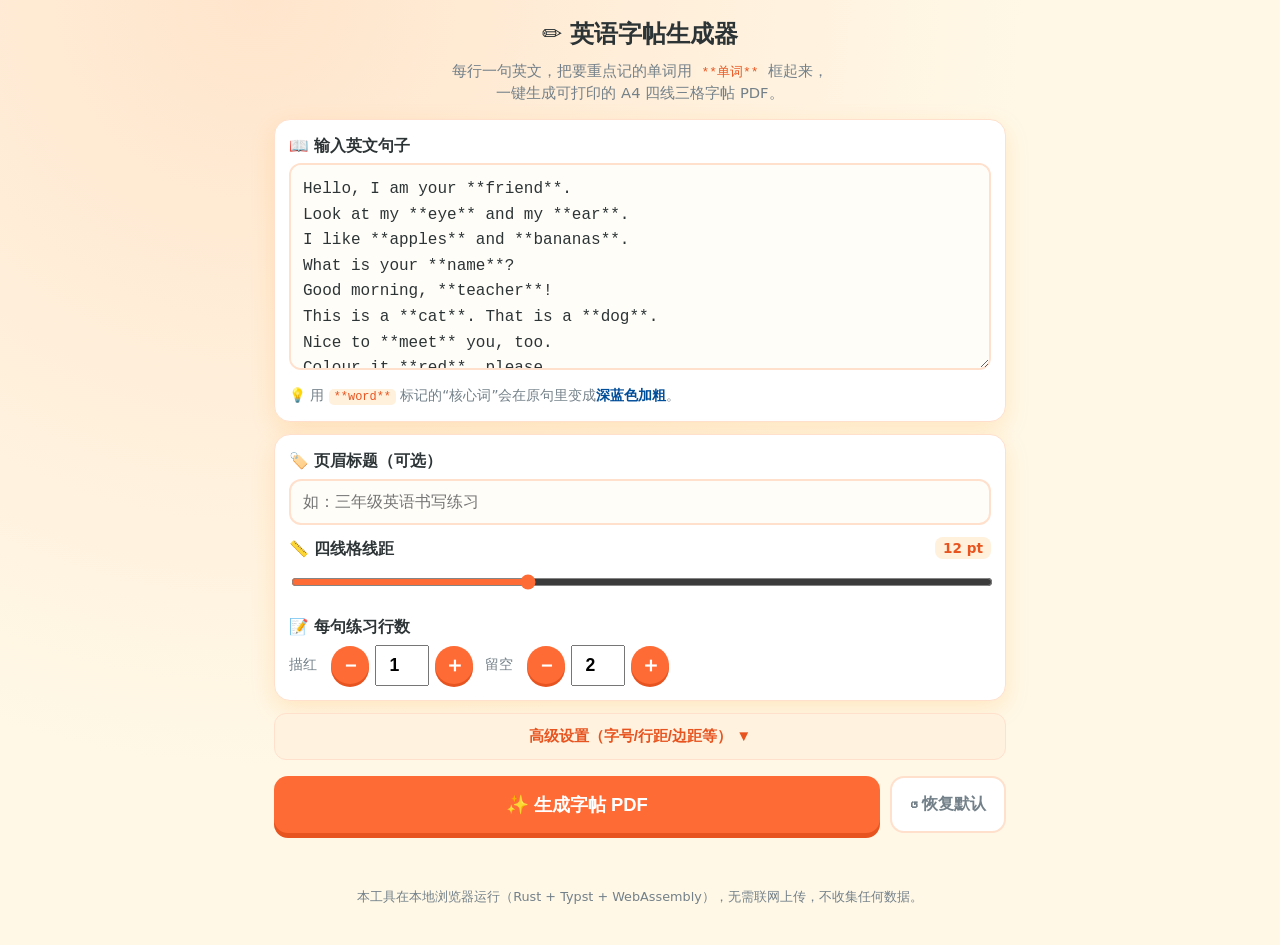
<file: english-copybook/index.html>
<!doctype html>
<html lang="zh-CN">
  <head>
    <meta charset="UTF-8" />
    <meta name="viewport" content="width=device-width, initial-scale=1.0" />
    <title>✏️ 英语字帖生成器</title>
    <link rel="stylesheet" href="./style.css" />
  </head>
  <body>
    <main class="wrap">
      <header class="head">
        <h1>✏️ 英语字帖生成器</h1>
        <p class="sub">
          每行一句英文，把要重点记的单词用 <code>**单词**</code> 框起来，<br />
          一键生成可打印的 A4 四线三格字帖 PDF。
        </p>
      </header>

      <!-- 1. 输入句子 -->
      <section class="card">
        <label class="lbl" for="input">📖 输入英文句子</label>
        <textarea id="input" rows="7" placeholder="每行一句，例如：&#10;Look at my **eye** and my **ear**."></textarea>
        <p class="hint">
          💡 用 <code>**word**</code> 标记的“核心词”会在原句里变成<b style="color:#004d99">深蓝色加粗</b>。
        </p>
      </section>

      <!-- 2. 快捷设置 -->
      <section class="card">
        <div class="row">
          <label class="lbl" for="titleInput">🏷️ 页眉标题（可选）</label>
          <input id="titleInput" type="text" placeholder="如：三年级英语书写练习" />
        </div>
        <div class="row slider-row">
          <label class="lbl" for="lineSpacing">📏 四线格线距 <span class="val" id="lineSpacingVal">12 pt</span></label>
          <input id="lineSpacing" type="range" min="8" max="20" step="0.5" value="12" />
        </div>
        <div class="row">
          <label class="lbl">📝 每句练习行数</label>
          <div class="steppers">
            <div class="stepper">
              <span>描红</span>
              <button type="button" data-step="-1" data-target="traceRows" aria-label="减少描红行">－</button>
              <input id="traceRows" type="number" min="0" max="5" value="1" />
              <button type="button" data-step="1" data-target="traceRows" aria-label="增加描红行">＋</button>
            </div>
            <div class="stepper">
              <span>留空</span>
              <button type="button" data-step="-1" data-target="emptyRows" aria-label="减少留空行">－</button>
              <input id="emptyRows" type="number" min="0" max="6" value="2" />
              <button type="button" data-step="1" data-target="emptyRows" aria-label="增加留空行">＋</button>
            </div>
          </div>
        </div>
      </section>

      <!-- 3. 高级设置（可折叠） -->
      <button id="advancedToggle" class="adv-toggle" type="button">高级设置（字号/行距/边距等） ▼</button>
      <section id="advanced" class="card advanced">
        <div class="grid2">
          <div class="slider-row">
            <label class="lbl" for="fontSize">🔤 字号 <span class="val" id="fontSizeVal">自动</span></label>
            <input id="fontSize" type="range" min="0" max="40" step="0.5" value="0" />
          </div>
          <div class="slider-row">
            <label class="lbl" for="rowGap">↕ 行间隙 <span class="val" id="rowGapVal">4 pt</span></label>
            <input id="rowGap" type="range" min="0" max="16" step="0.5" value="4" />
          </div>
          <div class="slider-row">
            <label class="lbl" for="blockGap">⏬ 句子间距 <span class="val" id="blockGapVal">28 pt</span></label>
            <input id="blockGap" type="range" min="0" max="40" step="1" value="28" />
          </div>
          <div class="slider-row">
            <label class="lbl" for="margin">🖼️ 页边距 <span class="val" id="marginVal">42.5 pt</span></label>
            <input id="margin" type="range" min="20" max="72" step="0.5" value="42.5" />
          </div>
          <div class="slider-row">
            <label class="lbl" for="yOffset">🎯 基准线微调 <span class="val" id="yOffsetVal">0.5 pt</span></label>
            <input id="yOffset" type="range" min="-6" max="6" step="0.1" value="0.5" />
          </div>
          <div class="slider-row">
            <label class="lbl" for="slantAngle">📐 斜线角度 <span class="val" id="slantAngleVal">12°</span></label>
            <input id="slantAngle" type="range" min="0" max="30" step="1" value="12" />
          </div>
          <div class="slider-row">
            <label class="lbl" for="slantSpacing">📏 斜线间距 <span class="val" id="slantSpacingVal">自动</span></label>
            <input id="slantSpacing" type="range" min="0" max="50" step="1" value="0" />
          </div>
          <div class="row">
            <label class="lbl" for="theme">🎨 配色</label>
            <select id="theme">
              <option value="color">彩色（喷墨打印）</option>
              <option value="bw">黑白（激光打印）</option>
            </select>
          </div>
        </div>
        <div class="toggles">
          <label class="switch"><input id="keywordBold" type="checkbox" checked /><span>核心词加粗</span></label>
          <label class="switch"><input id="showMarkers" type="checkbox" checked /><span>显示行首小标记</span></label>
          <label class="switch"><input id="slantEnabled" type="checkbox" /><span>📐 带定位斜线</span></label>
        </div>
        <p class="hint">
          🖨️ 打印小贴士：字母悬空调大“基准线微调”；字母下沉调小；超出右边距调小字号或调大边距。
        </p>
      </section>

      <!-- 4. 操作按钮 -->
      <div class="actions">
        <button id="generateBtn" class="btn-primary" type="button">✨ 生成字帖 PDF</button>
        <button id="resetBtn" class="btn-ghost" type="button">↺ 恢复默认</button>
      </div>

      <p id="status" class="status" data-kind=""></p>

      <!-- 5. 预览 -->
      <section id="previewWrap" class="card preview-wrap hidden">
        <div class="preview-head">
          <h2>📄 预览（如看不到，请点下面的“下载”按钮）</h2>
          <a id="downloadBtn" class="btn-primary small hidden" download="english-copybook.pdf" href="#">⬇️ 下载 PDF</a>
        </div>
        <iframe id="preview" title="PDF 预览"></iframe>
      </section>

      <footer class="foot">
        本工具在本地浏览器运行（Rust + Typst + WebAssembly），无需联网上传，不收集任何数据。
      </footer>
    </main>

    <!-- 加载遮罩 -->
    <div id="overlay" class="overlay hidden">
      <div class="overlay-box">
        <div class="spinner"></div>
        <p id="overlayMsg">正在准备…</p>
      </div>
    </div>

    <script type="module" src="./app.js"></script>
    <script>
      // 步进器：+/- 按钮调整描红/留空行数
      document.addEventListener('click', (e) => {
        const btn = e.target.closest('button[data-step]');
        if (!btn) return;
        const input = document.getElementById(btn.dataset.target);
        if (!input) return;
        const step = parseInt(btn.dataset.step, 10);
        const min = parseFloat(input.min) || 0;
        const max = parseFloat(input.max) || 99;
        let v = (parseInt(input.value, 10) || 0) + step;
        v = Math.max(min, Math.min(max, v));
        input.value = v;
        input.dispatchEvent(new Event('change', { bubbles: true }));
      });
    </script>
  </body>
</html>
</file>
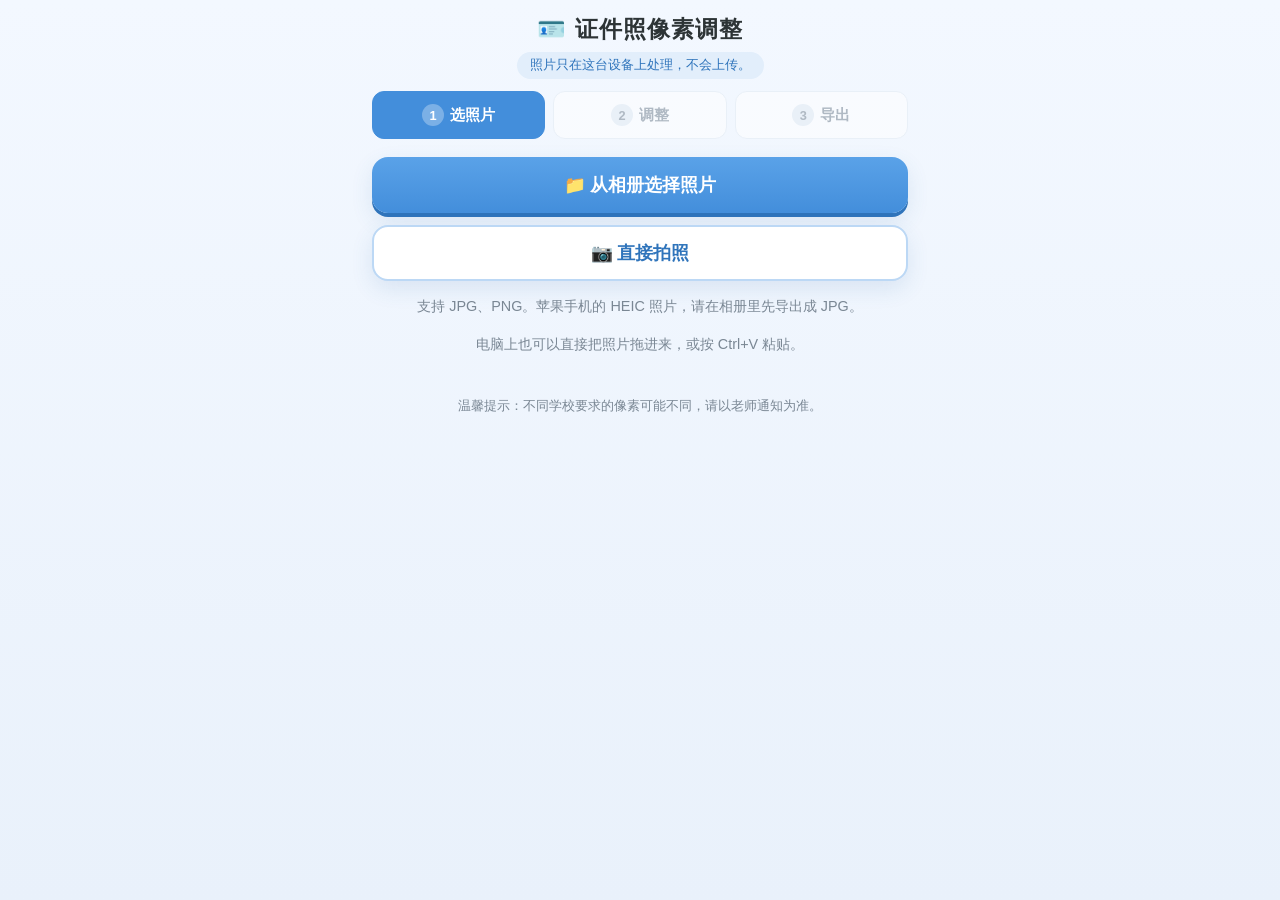
<file: id-photo/index.html>
<!DOCTYPE html>
<html lang="zh-CN">
<head>
<meta charset="UTF-8">
<meta name="viewport" content="width=device-width, initial-scale=1.0">
<meta name="theme-color" content="#438edb">
<title>证件照像素调整</title>
<link rel="stylesheet" href="./style.css">
</head>
<body>
<main class="app" id="app">
  <header class="topbar">
    <h1>🪪 证件照像素调整</h1>
    <p class="privacy">照片只在这台设备上处理，不会上传。</p>
  </header>

  <nav class="steps" id="steps">
    <button class="step active" type="button" data-step="1"><span class="idx">1</span><span class="lbl">选照片</span></button>
    <button class="step" type="button" data-step="2" disabled><span class="idx">2</span><span class="lbl">调整</span></button>
    <button class="step" type="button" data-step="3" disabled><span class="idx">3</span><span class="lbl">导出</span></button>
  </nav>

  <!-- ========== 步骤 1：选照片 ========== -->
  <section class="panel" id="panel1">
    <div class="pick" id="pickArea">
      <button class="big-btn" id="pickLibrary" type="button">📁 从相册选择照片</button>
      <button class="big-btn ghost" id="pickCamera" type="button">📷 直接拍照</button>
      <p class="hint">支持 JPG、PNG。苹果手机的 HEIC 照片，请在相册里先导出成 JPG。</p>
      <p class="hint hint-pc">电脑上也可以直接把照片拖进来，或按 Ctrl+V 粘贴。</p>
    </div>
    <input type="file" id="fileInput" accept="image/*" hidden>
    <input type="file" id="cameraInput" accept="image/*" capture="environment" hidden>
    <p class="error" id="step1Error" hidden></p>
  </section>

  <!-- ========== 步骤 2：调整 ========== -->
  <section class="panel" id="panel2" hidden>
    <div class="size-bar" id="sizeBar">
      <span class="size-bar-label">目标尺寸</span>
      <select id="sizePreset">
        <option value="300x420" selected>300×420（常用）</option>
        <option value="295x413">一寸 295×413</option>
        <option value="413x579">二寸 413×579</option>
        <option value="413x531">小二寸 413×531</option>
        <option value="custom">自定义</option>
      </select>
      <div class="custom-size" id="customSize" hidden>
        <input type="number" id="customW" min="50" max="2000" step="1" inputmode="numeric" value="300">
        <span class="times">×</span>
        <input type="number" id="customH" min="50" max="2000" step="1" inputmode="numeric" value="420">
        <span class="unit">像素</span>
      </div>
    </div>
    <p class="error" id="sizeError" hidden></p>
    <p class="resize-notice" id="resizeNotice" hidden></p>

    <div class="seg" id="modeSeg">
      <button class="seg-btn active" type="button" data-mode="cover">智能裁剪</button>
      <button class="seg-btn" type="button" data-mode="contain">完整留白</button>
      <button class="seg-btn" type="button" data-mode="stretch">拉伸填满</button>
    </div>
    <p class="mode-tip" id="modeTip">等比放大铺满画面，多余部分自动裁掉，不会变形。</p>

    <div class="bg-row" id="bgRow" hidden>
      <span class="bg-label">底色</span>
      <button class="swatch white active" type="button" data-bg="#FFFFFF" aria-label="白色"></button>
      <button class="swatch blue" type="button" data-bg="#438EDB" aria-label="浅蓝"></button>
      <button class="swatch red" type="button" data-bg="#D9001B" aria-label="浅红"></button>
    </div>

    <div class="stage" id="stage">
      <div class="viewfinder" id="viewfinder">
        <canvas id="previewCanvas"></canvas>
        <div class="guides" id="guides">
          <span class="line hline g-top"></span>
          <span class="line hline g-eye"></span>
          <span class="line hline g-chin"></span>
          <span class="line vline g-center"></span>
          <span class="guide-text">人像请对齐参考线</span>
        </div>
        <span class="vf-hint">单指拖动 · 双指缩放</span>
      </div>

      <div class="guide-bar">
        <span class="legend"><i></i>头顶留白</span>
        <span class="legend"><i></i>眼睛</span>
        <span class="legend"><i></i>下巴</span>
        <button class="guides-toggle" id="guidesToggle" type="button">隐藏参考线</button>
      </div>
    </div>

    <div class="actions">
      <button class="act" type="button" data-act="centerX">水平居中</button>
      <button class="act" type="button" data-act="centerY">垂直居中</button>
      <button class="act" type="button" data-act="fill">填满</button>
      <button class="act" type="button" data-act="zoomOut">－ 缩小</button>
      <button class="act" type="button" data-act="zoomIn">＋ 放大</button>
      <button class="act" type="button" data-act="rotate">↻ 旋转90°</button>
      <button class="act" type="button" data-act="flip">⇋ 左右镜像</button>
      <button class="act" type="button" data-act="reset">↺ 重置</button>
    </div>

    <div class="zoom-row">
      <span class="zoom-label">缩放 <b id="zoomVal">100%</b></span>
      <input type="range" id="zoomSlider" min="0.4" max="4" step="0.01" value="1">
    </div>

    <div class="nav-row">
      <button class="btn ghost" id="backTo1" type="button">← 重选照片</button>
      <button class="btn primary" id="toStep3" type="button">下一步：导出 →</button>
    </div>
  </section>

  <!-- ========== 步骤 3：导出 ========== -->
  <section class="panel" id="panel3" hidden>
    <div class="size-summary">
      <span class="size-summary-label">目标尺寸</span>
      <b class="size-summary-val" id="sizeSummary">300×420 px</b>
      <button class="size-edit" id="editSize" type="button">✎ 改尺寸</button>
    </div>

    <label class="field">
      <span class="field-label">格式</span>
      <select id="formatSelect">
        <option value="jpeg" selected>JPEG（体积小）</option>
        <option value="png">PNG（更清晰）</option>
      </select>
    </label>

    <div class="field quality-field" id="qualityField">
      <span class="field-label">画质 <b id="qualityVal">0.92</b></span>
      <input type="range" id="qualitySlider" min="0.5" max="1" step="0.01" value="0.92">
    </div>

    <button class="btn primary big" id="exportBtn" type="button">生成照片</button>

    <div class="result" id="result" hidden>
      <img id="resultImg" alt="生成结果预览">
      <p class="result-info" id="resultInfo"></p>
      <p class="result-ok">✅ 老师要求的像素已满足</p>
      <a class="btn primary big" id="downloadBtn" download>⬇️ 下载照片</a>
    </div>

    <!-- 生成前的占位说明：点过「生成照片」后由 #result:not([hidden]) 自动隐藏 -->
    <div class="result-ph">
      <span class="ph-emoji" aria-hidden="true">🖼️</span>
      <p class="ph-title">照片会出现在这里</p>
      <p class="ph-sub">点上面的「生成照片」，就能看到预览、实际像素和「下载照片」按钮。</p>
    </div>

    <div class="nav-row">
      <button class="btn ghost" id="backTo2" type="button">← 返回调整</button>
      <button class="btn ghost" id="restart" type="button">🔁 重来</button>
    </div>
  </section>

  <p class="footer">温馨提示：不同学校要求的像素可能不同，请以老师通知为准。</p>
</main>
<script src="./app.js"></script>
</body>
</html>
</file>
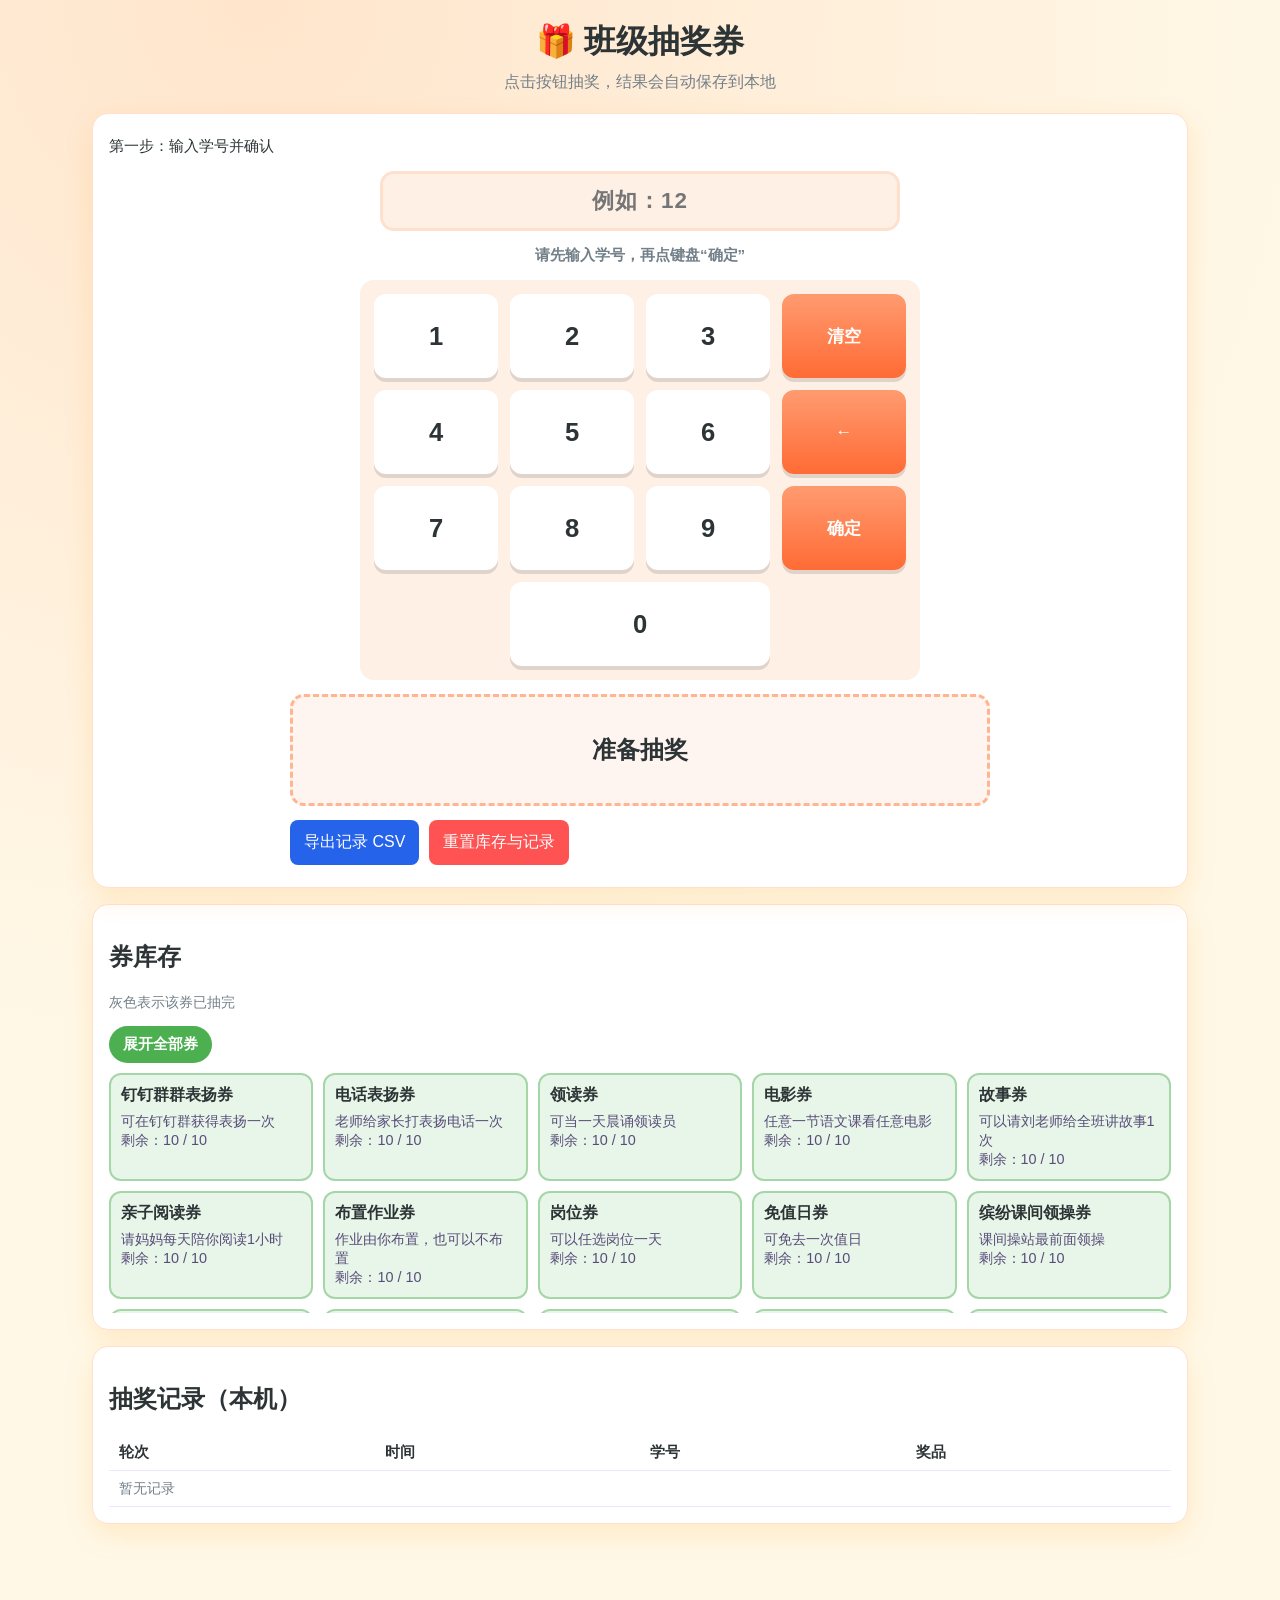
<file: lucky/index.html>
<!doctype html>
<html lang="zh-CN">
  <head>
    <meta charset="UTF-8" />
    <meta name="viewport" content="width=device-width, initial-scale=1.0" />
    <meta name="theme-color" content="#7c3aed" />
    <title>班级抽奖券</title>
    <link rel="manifest" href="./manifest.webmanifest" />
    <link rel="stylesheet" href="./styles.css" />
  </head>
  <body>
    <header class="app-header">
      <h1>🎁 班级抽奖券</h1>
      <p>点击按钮抽奖，结果会自动保存到本地</p>
    </header>

    <main class="layout">
      <section class="panel draw-panel">
        <label id="stageLabel" for="studentId" class="label">第一步：输入学号并确认</label>
        <input id="studentId" class="input input-student-id" type="text" maxlength="6" inputmode="numeric" placeholder="例如：12" readonly />
        <p id="studentStatus" class="student-status">请先输入学号，再点键盘“确定”</p>

        <div id="numpad" class="numpad-container" aria-label="数字键盘">
          <button class="numpad-btn" data-key="1" type="button">1</button>
          <button class="numpad-btn" data-key="2" type="button">2</button>
          <button class="numpad-btn" data-key="3" type="button">3</button>
          <button class="numpad-btn numpad-action" data-action="clear" type="button">清空</button>

          <button class="numpad-btn" data-key="4" type="button">4</button>
          <button class="numpad-btn" data-key="5" type="button">5</button>
          <button class="numpad-btn" data-key="6" type="button">6</button>
          <button class="numpad-btn numpad-action" data-action="delete" type="button">←</button>

          <button class="numpad-btn" data-key="7" type="button">7</button>
          <button class="numpad-btn" data-key="8" type="button">8</button>
          <button class="numpad-btn" data-key="9" type="button">9</button>
          <button class="numpad-btn numpad-action" data-action="confirm" type="button">确定</button>

          <button class="numpad-btn numpad-zero" data-key="0" type="button">0</button>
        </div>

        <div id="rollingDisplay" class="rolling-display" aria-live="polite">准备抽奖</div>

        <div id="drawActionWrap" class="draw-action-wrap hidden">
          <button id="drawButton" class="draw-button">开始抽奖</button>
        </div>

        <div id="postDrawActions" class="post-draw-actions hidden">
          <button id="redrawButton" class="secondary" type="button">再抽一次</button>
          <button id="nextStudentButton" class="danger" type="button">下一位</button>
        </div>

        <button id="editStudentIdButton" class="secondary hidden" type="button">重新输入学号</button>

        <div id="resultCard" class="result-card hidden">
          <h2>🎉 抽中结果</h2>
          <p id="winnerName"></p>
          <p id="winnerPrize" class="winner-prize"></p>
          <p id="winnerTime" class="meta"></p>
        </div>

        <div class="toolbar">
          <button id="exportButton" class="secondary">导出记录 CSV</button>
          <button id="resetButton" class="danger">重置库存与记录</button>
        </div>
      </section>

      <section class="panel coupon-panel">
        <h2>券库存</h2>
        <p class="hint">灰色表示该券已抽完</p>
        <button id="couponToggle" class="coupon-toggle" type="button">展开全部券</button>
        <div id="couponGrid" class="coupon-grid collapsed"></div>
      </section>

      <section class="panel full-width">
        <h2>抽奖记录（本机）</h2>
        <div class="table-wrap">
          <table>
            <thead>
              <tr>
                <th>轮次</th>
                <th>时间</th>
                <th>学号</th>
                <th>奖品</th>
              </tr>
            </thead>
            <tbody id="recordTableBody"></tbody>
          </table>
        </div>
      </section>
    </main>

    <script type="module" src="./app.js"></script>
  </body>
</html>
</file>
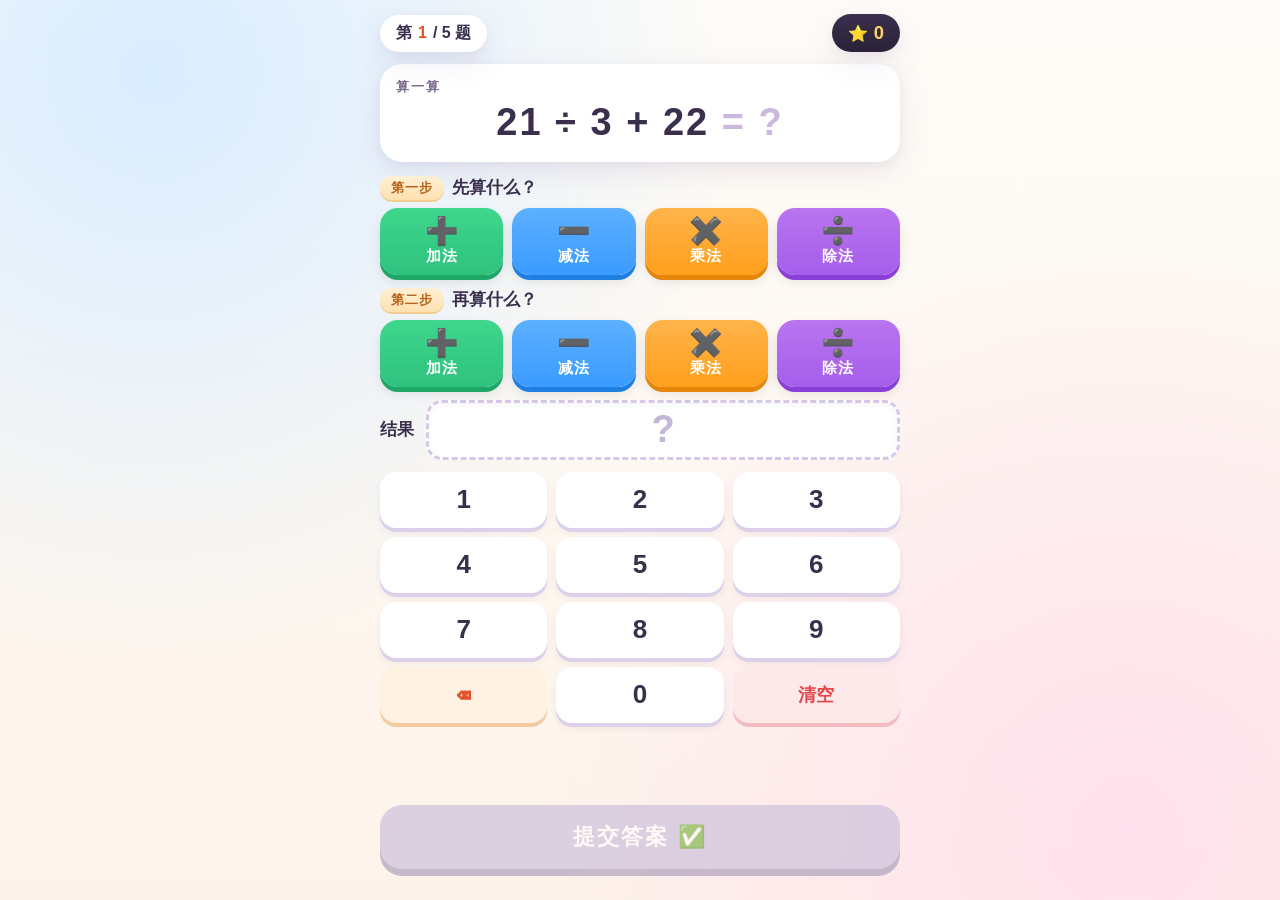
<file: mixed-ops/index.html>
<!DOCTYPE html>
<html lang="zh-CN">
<head>
<meta charset="UTF-8">
<meta name="viewport" content="width=device-width, initial-scale=1.0, viewport-fit=cover">
<meta name="theme-color" content="#fef6ee">
<meta name="description" content="三年级上册 · 四则混合运算顺序小练习">
<title>混合运算顺序 · 三年级挑战</title>
<style>
  /* ============ 基础重置 / 主题变量 ============ */
  *, *::before, *::after { box-sizing: border-box; margin: 0; padding: 0; -webkit-tap-highlight-color: transparent; }
  * { user-select: none; -webkit-user-select: none; }
  html { -webkit-text-size-adjust: 100%; }

  :root{
    --ink:#3a2f4d;          /* 主文字色 */
    --ink-soft:#7a6c8f;     /* 次要文字 */
    --line:#ece3f5;         /* 分割/描边 */
    --card:#ffffff;
    --primary:#ff6b3d;      /* 主操作色 珊瑚橙 */
    --primary-d:#e0512a;
    --add:#2ec27e;  --add-d:#1ea867;   /* 加法 绿 */
    --sub:#3a9bff;  --sub-d:#1f7fe0;   /* 减法 蓝 */
    --mul:#ff9f1c;  --mul-d:#e5850a;   /* 乘法 橙 */
    --div:#a55eea;  --div-d:#8a3fd6;   /* 除法 紫 */
    --ok:#1ea867;
    --no:#e5484d;
    --shadow-soft:0 10px 30px rgba(120, 90, 150, .12), 0 3px 8px rgba(120, 90, 150, .06);
  }

  body{
    font-family:"PingFang SC","Hiragino Sans GB","Microsoft YaHei","Noto Sans CJK SC",-apple-system,"Helvetica Neue",sans-serif;
    color:var(--ink);
    min-height:100vh; min-height:100dvh;
    display:flex; justify-content:center;
    padding:max(14px, env(safe-area-inset-top)) 12px max(14px, env(safe-area-inset-bottom));
    background:
      radial-gradient(circle at 12% 8%, #d9ecff 0%, rgba(217,236,255,0) 42%),
      radial-gradient(circle at 88% 92%, #ffe0ec 0%, rgba(255,224,236,0) 42%),
      linear-gradient(180deg,#fefcf8 0%, #fdf3ea 100%);
    background-attachment:fixed;
  }

  .app{
    width:100%; max-width:520px;
    display:flex; flex-direction:column;
  }

  /* ============ 屏幕切换 ============ */
  .screen{ animation:fadeInUp .45s cubic-bezier(.2,.8,.25,1) both; }
  .screen[hidden]{ display:none; }
  @keyframes fadeInUp{ from{opacity:0; transform:translateY(14px);} to{opacity:1; transform:none;} }

  /* ============ 通用大按钮 ============ */
  .btn-go{
    width:100%; border:none; border-radius:22px;
    padding:18px 20px; font-size:clamp(19px,5.4vw,23px); font-weight:800;
    color:#fff; letter-spacing:2px;
    background:linear-gradient(180deg,#ff8156,var(--primary));
    box-shadow:0 7px 0 var(--primary-d), 0 10px 18px rgba(224,81,42,.30);
    transition:transform .08s, box-shadow .08s, opacity .2s;
    touch-action:manipulation;
  }
  .btn-go:active{ transform:translateY(6px); box-shadow:0 1px 0 var(--primary-d), 0 3px 8px rgba(224,81,42,.25); }

  /* ============ 开始页 ============ */
  .start-screen{ text-align:center; padding:8px 4px 6px; }
  .logo{ font-size:clamp(64px,22vw,96px); line-height:1; animation:bounceIn .9s cubic-bezier(.34,1.56,.64,1) both; filter:drop-shadow(0 8px 14px rgba(255,107,61,.3)); }
  .start-screen h1{ font-size:clamp(26px,7.5vw,34px); font-weight:900; letter-spacing:3px; margin-top:6px; background:linear-gradient(90deg,#ff6b3d,#a55eea); -webkit-background-clip:text; background-clip:text; color:transparent; }
  .start-screen .subtitle{ font-size:clamp(14px,4.2vw,17px); color:var(--ink-soft); margin-top:8px; letter-spacing:1px; }
  .how{ display:flex; flex-direction:column; gap:10px; margin:22px 0 26px; }
  .how-item{ background:var(--card); border-radius:16px; padding:13px 16px; font-size:clamp(14px,4vw,16px); font-weight:600; box-shadow:var(--shadow-soft); display:flex; align-items:center; gap:10px; }
  .how-item .ic{ font-size:22px; }

  /* ============ 游戏 HUD ============ */
  .hud{ display:flex; align-items:center; justify-content:space-between; gap:10px; margin-bottom:12px; }
  .pill{ background:var(--card); border-radius:30px; padding:8px 16px; font-weight:700; font-size:clamp(14px,3.8vw,16px); box-shadow:var(--shadow-soft); display:inline-flex; align-items:center; gap:6px; }
  .pill.progress b{ color:var(--primary-d); }
  .pill.score{ background:linear-gradient(180deg,#3a2f4d,#2a2138); color:#ffe9c7; }
  .pill.score b{ font-size:1.15em; color:#ffd166; display:inline-block; }
  .pill.score b.bump{ animation:pop .45s cubic-bezier(.34,1.56,.64,1); }

  /* ============ 表达式卡片 ============ */
  .expr-card{ background:var(--card); border-radius:22px; padding:14px 16px 16px; box-shadow:var(--shadow-soft); margin-bottom:14px; }
  .expr-card .tag{ font-size:13px; font-weight:700; color:var(--ink-soft); letter-spacing:2px; }
  .expr{ font-size:clamp(26px,8vw,38px); font-weight:800; text-align:center; letter-spacing:2px; margin-top:4px; font-variant-numeric:tabular-nums; line-height:1.2; }
  .expr .eq{ color:#cbb8de; font-weight:700; }
  .expr-card.enter .expr{ animation:fadeInUp .4s ease both; }
  .expr-card.shake{ animation:shake .42s ease; }

  /* ============ 步骤 / 运算选择 ============ */
  .step{ margin-bottom:13px; }
  .step-head{ display:flex; align-items:center; gap:8px; margin-bottom:8px; }
  .badge{ background:linear-gradient(180deg,#fff0d6,#ffe0b0); color:#b5631a; font-size:13px; font-weight:800; letter-spacing:1px; padding:3px 11px; border-radius:20px; box-shadow:0 2px 0 #f3cd92; }
  .step-head .q{ font-size:clamp(15px,4.2vw,17px); font-weight:700; color:var(--ink); }
  .ops{ display:flex; gap:9px; }
  .op{
    flex:1 1 0; min-width:0; position:relative;
    border:none; border-radius:18px; padding:10px 2px 9px;
    display:flex; flex-direction:column; align-items:center; justify-content:center; gap:2px;
    color:#fff; cursor:pointer;
    box-shadow:0 5px 0 var(--d), 0 6px 12px rgba(0,0,0,.10);
    transition:transform .08s, box-shadow .1s, outline-offset .1s;
    touch-action:manipulation;
  }
  .op .sym{ font-size:clamp(20px,6.5vw,27px); line-height:1; }
  .op .lbl{ font-size:clamp(12px,3.4vw,15px); font-weight:700; letter-spacing:1px; }
  .op:active{ transform:translateY(4px); box-shadow:0 1px 0 var(--d), 0 2px 6px rgba(0,0,0,.10); }
  .op-add{ background:linear-gradient(180deg,#3fd68d,var(--add)); --d:var(--add-d); }
  .op-sub{ background:linear-gradient(180deg,#5cb0ff,var(--sub)); --d:var(--sub-d); }
  .op-mul{ background:linear-gradient(180deg,#ffb44a,var(--mul)); --d:var(--mul-d); }
  .op-div{ background:linear-gradient(180deg,#b974f0,var(--div)); --d:var(--div-d); }
  .op.sel{ outline:4px solid var(--d); outline-offset:2px; transform:translateY(-2px); box-shadow:0 7px 0 var(--d), 0 8px 16px rgba(0,0,0,.16); }
  .op.sel::after{ content:'✓'; position:absolute; top:-9px; right:-7px; width:26px; height:26px; border-radius:50%; background:#fff; color:var(--d); font-size:15px; font-weight:900; display:flex; align-items:center; justify-content:center; box-shadow:0 2px 6px rgba(0,0,0,.25); animation:pop .3s cubic-bezier(.34,1.56,.64,1); }

  /* ============ 结果显示 ============ */
  .result-block{ margin-bottom:12px; }
  .result-row{ display:flex; align-items:center; gap:12px; }
  .result-row .lbl{ font-size:clamp(15px,4.2vw,17px); font-weight:800; color:var(--ink); white-space:nowrap; }
  .result-display{ flex:1; min-height:60px; border-radius:16px; background:var(--card); border:3px dashed #d6c8e8; display:flex; align-items:center; justify-content:center; font-size:clamp(28px,9vw,38px); font-weight:900; color:var(--ink); font-variant-numeric:tabular-nums; box-shadow:inset 0 2px 6px rgba(120,90,150,.06); transition:border-color .2s, color .2s; }
  .result-display.empty{ color:#c3b6d6; }
  .result-display.fill{ border-style:solid; border-color:#c9b5e6; }

  /* ============ 数字键盘 ============ */
  .keypad{ display:grid; grid-template-columns:repeat(3,1fr); gap:9px; margin-bottom:12px; }
  .key{
    border:none; border-radius:16px; height:56px; cursor:pointer;
    background:var(--card); color:var(--ink);
    font-size:clamp(21px,6.2vw,26px); font-weight:800; font-variant-numeric:tabular-nums;
    box-shadow:0 4px 0 #ddd0ea, 0 5px 9px rgba(0,0,0,.06);
    transition:transform .07s, box-shadow .07s;
    touch-action:manipulation;
  }
  .key:active{ transform:translateY(4px); box-shadow:0 0 0 #ddd0ea; }
  .key-back{ background:#fff2e3; color:var(--primary-d); box-shadow:0 4px 0 #f4caa0; }
  .key-clear{ background:#fde9ea; color:var(--no); box-shadow:0 4px 0 #f3bcc0; font-size:clamp(15px,4.2vw,18px); }

  /* ============ 反馈条（保留高度，避免跳动） ============ */
  .feedback{ min-height:60px; margin-bottom:10px; border-radius:16px; display:flex; align-items:center; justify-content:center; text-align:center; font-size:clamp(14px,4vw,17px); font-weight:700; line-height:1.35; padding:8px 12px; transition:background .2s, color .2s; }
  .feedback:empty{ background:transparent; }
  .feedback.ok{ background:#e3f7eb; color:#176843; }
  .feedback.no{ background:#fdeced; color:#a3262b; }
  .feedback.pop{ animation:pop .35s cubic-bezier(.34,1.56,.64,1); }
  .feedback.shake{ animation:shake .42s ease; }
  .feedback b{ font-weight:900; }
  /* 答错反馈：把正确的运算与结果做成高对比“彩色贴纸”，避免和红色错误条混在一起 */
  .feedback .hl{
    display:inline-block; padding:2px 11px; margin:0 3px;
    border-radius:11px; font-weight:900; color:#fff; letter-spacing:.5px;
    box-shadow:0 2px 0 rgba(0,0,0,.18), 0 2px 5px rgba(0,0,0,.14);
    white-space:nowrap;
  }
  .feedback .hl-add{ background:linear-gradient(180deg,#3fd68d,var(--add)); }
  .feedback .hl-sub{ background:linear-gradient(180deg,#5cb0ff,var(--sub)); }
  .feedback .hl-mul{ background:linear-gradient(180deg,#ffb44a,var(--mul)); }
  .feedback .hl-div{ background:linear-gradient(180deg,#b974f0,var(--div)); }
  .feedback .hl-num{
    background:#241b33; color:#ffd95a; font-size:1.12em;
    padding:2px 15px; font-variant-numeric:tabular-nums;
  }

  /* ============ 提交按钮 ============ */
  .btn-submit{
    width:100%; border:none; border-radius:22px; padding:17px;
    font-size:clamp(18px,5vw,22px); font-weight:800; color:#fff; letter-spacing:2px; cursor:pointer;
    background:linear-gradient(180deg,#ff8156,var(--primary));
    box-shadow:0 7px 0 var(--primary-d), 0 10px 18px rgba(224,81,42,.28);
    transition:transform .08s, box-shadow .08s, opacity .2s;
    touch-action:manipulation;
  }
  .btn-submit:active{ transform:translateY(6px); box-shadow:0 1px 0 var(--primary-d); }
  .btn-submit:disabled{ background:#cabed9; box-shadow:0 7px 0 #a99cb9; color:#fff; opacity:.65; cursor:default; }

  /* 锁定（答完题后）时弱化控件 */
  .game-area.locked .op, .game-area.locked .key{ pointer-events:none; }
  .game-area.locked .op:not(.sel), .game-area.locked .key{ opacity:.55; }

  /* ============ 结束页 ============ */
  .end-screen{ text-align:center; padding:10px 4px; }
  .end-emoji{ font-size:clamp(70px,24vw,104px); line-height:1; animation:bounceIn .8s cubic-bezier(.34,1.56,.64,1) both; }
  .end-title{ font-size:clamp(22px,6.5vw,30px); font-weight:900; letter-spacing:2px; margin-top:6px; color:var(--ink); }
  .stars{ font-size:clamp(34px,11vw,52px); margin:14px 0 6px; letter-spacing:6px; }
  .stars .s{ display:inline-block; opacity:0; transform:scale(.2); animation:starPop .5s cubic-bezier(.34,1.56,.64,1) forwards; }
  .final-score{ font-size:clamp(18px,5vw,22px); font-weight:700; color:var(--ink-soft); margin-top:8px; }
  .final-score b{ font-size:1.5em; color:var(--primary-d); font-weight:900; }
  .end-msg{ font-size:clamp(15px,4.4vw,18px); font-weight:700; color:var(--ink); margin:14px 4px 26px; }

  /* ============ 动画 / 撒花 ============ */
  @keyframes pop{ 0%{transform:scale(.6);} 60%{transform:scale(1.18);} 100%{transform:scale(1);} }
  @keyframes bounceIn{ 0%{opacity:0; transform:scale(.4);} 60%{opacity:1; transform:scale(1.1);} 80%{transform:scale(.96);} 100%{transform:scale(1);} }
  @keyframes shake{ 0%,100%{transform:translateX(0);} 20%{transform:translateX(-8px);} 40%{transform:translateX(8px);} 60%{transform:translateX(-6px);} 80%{transform:translateX(6px);} }
  @keyframes starPop{ to{opacity:1; transform:scale(1);} }

  .confetti-layer{ position:fixed; inset:0; pointer-events:none; overflow:hidden; z-index:60; }
  .confetti-piece{ position:absolute; top:-34px; animation:fall 1.4s cubic-bezier(.3,.7,.5,1) forwards; will-change:transform; }
  @keyframes fall{ 0%{transform:translateY(-34px) rotate(0); opacity:1;} 100%{transform:translateY(108vh) rotate(620deg); opacity:0;} }

  /* 尊重减少动效偏好 */
  @media (prefers-reduced-motion: reduce){
    *{ animation-duration:.001ms !important; animation-iteration-count:1 !important; }
  }
</style>
</head>
<body>

<div class="app">

  <!-- ============ 游戏页 ============ -->
  <section class="screen game-screen" id="gameScreen" hidden>
    <div class="hud">
      <div class="pill progress">第 <b id="qIndex">1</b> / 5 题</div>
      <div class="pill score">⭐ <b id="scoreVal">0</b></div>
    </div>

    <div class="game-area" id="gameArea">
      <div class="expr-card" id="exprCard">
        <div class="tag">算一算</div>
        <div class="expr" id="expr">… <span class="eq">= ?</span></div>
      </div>

      <div class="step">
        <div class="step-head"><span class="badge">第一步</span><span class="q">先算什么？</span></div>
        <div class="ops" data-group="first">
          <button class="op op-add" data-op="加法" aria-pressed="false"><span class="sym">➕</span><span class="lbl">加法</span></button>
          <button class="op op-sub" data-op="减法" aria-pressed="false"><span class="sym">➖</span><span class="lbl">减法</span></button>
          <button class="op op-mul" data-op="乘法" aria-pressed="false"><span class="sym">✖️</span><span class="lbl">乘法</span></button>
          <button class="op op-div" data-op="除法" aria-pressed="false"><span class="sym">➗</span><span class="lbl">除法</span></button>
        </div>
      </div>

      <div class="step">
        <div class="step-head"><span class="badge">第二步</span><span class="q">再算什么？</span></div>
        <div class="ops" data-group="second">
          <button class="op op-add" data-op="加法" aria-pressed="false"><span class="sym">➕</span><span class="lbl">加法</span></button>
          <button class="op op-sub" data-op="减法" aria-pressed="false"><span class="sym">➖</span><span class="lbl">减法</span></button>
          <button class="op op-mul" data-op="乘法" aria-pressed="false"><span class="sym">✖️</span><span class="lbl">乘法</span></button>
          <button class="op op-div" data-op="除法" aria-pressed="false"><span class="sym">➗</span><span class="lbl">除法</span></button>
        </div>
      </div>

      <div class="result-block">
        <div class="result-row">
          <span class="lbl">结果</span>
          <div class="result-display empty" id="resultDisplay">?</div>
        </div>
      </div>

      <div class="keypad" id="keypad">
        <button class="key" data-k="1">1</button>
        <button class="key" data-k="2">2</button>
        <button class="key" data-k="3">3</button>
        <button class="key" data-k="4">4</button>
        <button class="key" data-k="5">5</button>
        <button class="key" data-k="6">6</button>
        <button class="key" data-k="7">7</button>
        <button class="key" data-k="8">8</button>
        <button class="key" data-k="9">9</button>
        <button class="key key-back" data-k="back">⌫</button>
        <button class="key" data-k="0">0</button>
        <button class="key key-clear" data-k="clear">清空</button>
      </div>

      <div class="feedback" id="feedback" aria-live="polite"></div>

      <button class="btn-submit" id="submitBtn" disabled>提交答案 ✅</button>
    </div>
  </section>

  <!-- ============ 结束页 ============ -->
  <section class="screen end-screen" id="endScreen" hidden>
    <div class="end-emoji" id="endEmoji">🎉</div>
    <div class="end-title" id="endTitle">挑战完成！</div>
    <div class="stars" id="stars"></div>
    <div class="final-score">得分 <b id="finalScore">0</b> / 100</div>
    <div class="end-msg" id="endMsg">…</div>
    <button class="btn-go" id="restartBtn">再玩一次 🔄</button>
  </section>

</div>

<div class="confetti-layer" id="confettiLayer" aria-hidden="true"></div>

<!-- ============ 经过验证的题目生成器（原样粘贴） ============ -->
<script>
(function (global) {
  "use strict";
  function randInt(min, max) { return Math.floor(Math.random() * (max - min + 1)) + min; }
  function multPair() {
    const allowOne = Math.random() < 0.1;
    const lo = allowOne ? 1 : 2;
    return [randInt(lo, 9), randInt(2, 9)];
  }
  function divPair() {
    const C = randInt(2, 9);
    const allowOne = Math.random() < 0.08;
    const Q = allowOne ? 1 : randInt(2, 9);
    return [C * Q, C];
  }
  const PATTERNS = [
    () => { const [B, C] = multPair(); const prod = B * C; const A = randInt(1, 30);
      return { expr: A + " + " + B + " × " + C, first: "乘法", second: "加法", result: A + prod }; },
    () => { const [B, C] = multPair(); const prod = B * C; const A = randInt(1, 30);
      return { expr: B + " × " + C + " + " + A, first: "乘法", second: "加法", result: A + prod }; },
    () => { const [B, C] = divPair(); const q = B / C; const A = randInt(1, 30);
      return { expr: A + " + " + B + " ÷ " + C, first: "除法", second: "加法", result: A + q }; },
    () => { const [B, C] = divPair(); const q = B / C; const A = randInt(1, 30);
      return { expr: B + " ÷ " + C + " + " + A, first: "除法", second: "加法", result: A + q }; },
    () => { const [B, C] = multPair(); const prod = B * C; const A = randInt(prod + 1, prod + 30);
      return { expr: A + " - " + B + " × " + C, first: "乘法", second: "减法", result: A - prod }; },
    () => { const [B, C] = multPair(); const prod = B * C; const A = randInt(1, prod - 1);
      return { expr: B + " × " + C + " - " + A, first: "乘法", second: "减法", result: prod - A }; },
    () => { const [B, C] = divPair(); const q = B / C; const A = randInt(q + 1, q + 30);
      return { expr: A + " - " + B + " ÷ " + C, first: "除法", second: "减法", result: A - q }; },
    () => { const A = randInt(1, 9), B = randInt(1, 9), C = randInt(2, 9);
      return { expr: "(" + A + " + " + B + ") × " + C, first: "加法", second: "乘法", result: (A + B) * C }; },
    () => { const A = randInt(1, 9), B = randInt(1, 9), C = randInt(2, 9);
      return { expr: C + " × (" + A + " + " + B + ")", first: "加法", second: "乘法", result: (A + B) * C }; },
    () => { const C = randInt(2, 9), Q = randInt(2, 9); const sum = C * Q;
      const A = randInt(1, sum - 1); const B = sum - A; if (A > 9 || B > 9) return null;
      return { expr: "(" + A + " + " + B + ") ÷ " + C, first: "加法", second: "除法", result: Q }; },
    () => { const B = randInt(1, 5), C = randInt(1, 5); const sum = B + C; if (sum < 2) return null;
      const Q = randInt(2, 9); const A = sum * Q;
      return { expr: A + " ÷ (" + B + " + " + C + ")", first: "加法", second: "除法", result: Q }; },
    () => { const A = randInt(3, 9), B = randInt(1, A - 1), C = randInt(2, 9);
      return { expr: "(" + A + " - " + B + ") × " + C, first: "减法", second: "乘法", result: (A - B) * C }; },
    () => { const A = randInt(3, 9), B = randInt(1, A - 1), C = randInt(2, 9);
      return { expr: C + " × (" + A + " - " + B + ")", first: "减法", second: "乘法", result: (A - B) * C }; },
    () => { const C = randInt(2, 9), Q = randInt(2, 9); const diff = C * Q;
      const B = randInt(1, 8); const A = B + diff; if (A > 20) return null;
      return { expr: "(" + A + " - " + B + ") ÷ " + C, first: "减法", second: "除法", result: Q }; },
    () => { const B = randInt(3, 9), C = randInt(1, B - 1); const diff = B - C; if (diff < 2) return null;
      const Q = randInt(2, 9); const A = diff * Q;
      return { expr: A + " ÷ (" + B + " - " + C + ")", first: "减法", second: "除法", result: Q }; },
  ];
  function safeEval(expr) {
    try {
      const s = expr.replace(/×/g, "*").replace(/÷/g, "/");
      if (!/^[\d+\-*/() ]+$/.test(s)) return null;
      return Function('"use strict";return (' + s + ")")();
    } catch (e) { return null; }
  }
  function generateQuestion(maxTries) {
    maxTries = maxTries || 50;
    for (let i = 0; i < maxTries; i++) {
      const fn = PATTERNS[Math.floor(Math.random() * PATTERNS.length)];
      const q = fn();
      if (!q) continue;
      const v = safeEval(q.expr);
      if (v === null || v !== q.result) continue;
      if (!Number.isInteger(v) || v < 0 || v > 99) continue;
      return q;
    }
    return { expr: "2 + 3 × 4", first: "乘法", second: "加法", result: 14 };
  }
  global.MixedOpsGenerator = { generateQuestion: generateQuestion };
})(window);
</script>

<!-- ============ 游戏逻辑 ============ -->
<script>
(function(){
  "use strict";

  var TOTAL = 5, PER = 20;

  // 游戏状态
  var state = {
    questions: [], idx: 0, score: 0, correctCount: 0,
    sel: { first: null, second: null },
    typed: "", answered: false, lastCorrect: false
  };

  // DOM 引用
  var $ = function(id){ return document.getElementById(id); };
  var gameScreen = $("gameScreen"), endScreen = $("endScreen");
  var exprEl = $("expr"), exprCard = $("exprCard"), qIndexEl = $("qIndex"), scoreValEl = $("scoreVal");
  var resultDisplay = $("resultDisplay"), feedback = $("feedback"), submitBtn = $("submitBtn");
  var gameArea = $("gameArea");

  // ---------- 音效（WebAudio，首次手势后初始化） ----------
  var actx = null;
  function audioInit(){
    try { if(!actx) actx = new (window.AudioContext || window.webkitAudioContext)(); } catch(e){}
    if(actx && actx.state === "suspended") actx.resume();
  }
  function playSound(type){
    if(!actx) return;
    try{
      var t = actx.currentTime;
      var o = actx.createOscillator(), g = actx.createGain();
      o.connect(g); g.connect(actx.destination);
      if(type === "correct"){
        o.type = "sine";
        o.frequency.setValueAtTime(523.25, t);
        o.frequency.setValueAtTime(659.25, t + 0.11);
        o.frequency.setValueAtTime(783.99, t + 0.22);
        g.gain.setValueAtTime(0.0001, t);
        g.gain.exponentialRampToValueAtTime(0.22, t + 0.02);
        g.gain.exponentialRampToValueAtTime(0.0001, t + 0.5);
        o.start(t); o.stop(t + 0.52);
      } else if(type === "wrong"){
        o.type = "triangle";
        o.frequency.setValueAtTime(311, t);
        o.frequency.exponentialRampToValueAtTime(138, t + 0.3);
        g.gain.setValueAtTime(0.0001, t);
        g.gain.exponentialRampToValueAtTime(0.16, t + 0.02);
        g.gain.exponentialRampToValueAtTime(0.0001, t + 0.36);
        o.start(t); o.stop(t + 0.37);
      } else if(type === "tap"){
        o.type = "sine";
        o.frequency.setValueAtTime(680, t);
        g.gain.setValueAtTime(0.0001, t);
        g.gain.exponentialRampToValueAtTime(0.07, t + 0.005);
        g.gain.exponentialRampToValueAtTime(0.0001, t + 0.08);
        o.start(t); o.stop(t + 0.09);
      } else if(type === "win"){
        var notes = [523.25, 659.25, 783.99, 1046.5];
        notes.forEach(function(f, i){
          var oo = actx.createOscillator(), gg = actx.createGain();
          oo.connect(gg); gg.connect(actx.destination);
          oo.type = "sine"; oo.frequency.setValueAtTime(f, t + i*0.13);
          gg.gain.setValueAtTime(0.0001, t + i*0.13);
          gg.gain.exponentialRampToValueAtTime(0.2, t + i*0.13 + 0.02);
          gg.gain.exponentialRampToValueAtTime(0.0001, t + i*0.13 + 0.3);
          oo.start(t + i*0.13); oo.stop(t + i*0.13 + 0.32);
        });
      }
    } catch(e){}
  }

  // ---------- 撒花 ----------
  function confetti(){
    var layer = $("confettiLayer");
    if(!layer) return;
    var emojis = ["⭐","🎉","✨","🌟","🎊","💫","🏆"];
    for(var i=0;i<16;i++){
      var s = document.createElement("div");
      s.className = "confetti-piece";
      s.textContent = emojis[i % emojis.length];
      s.style.left = (Math.random()*100) + "%";
      s.style.fontSize = (18 + Math.random()*20) + "px";
      s.style.animationDelay = (Math.random()*0.25) + "s";
      layer.appendChild(s);
      (function(node){ setTimeout(function(){ if(node.parentNode) node.parentNode.removeChild(node); }, 1600); })(s);
    }
  }

  // ---------- 屏幕切换 ----------
  function showScreen(name){
    gameScreen.hidden = name !== "game";
    endScreen.hidden = name !== "end";
    window.scrollTo(0, 0);
  }

  // ---------- 渲染 ----------
  function renderOps(){
    var groups = document.querySelectorAll(".ops");
    for(var gi=0; gi<groups.length; gi++){
      var g = groups[gi], groupName = g.getAttribute("data-group");
      var btns = g.querySelectorAll(".op");
      for(var bi=0; bi<btns.length; bi++){
        var isSel = state.sel[groupName] === btns[bi].getAttribute("data-op");
        btns[bi].classList.toggle("sel", isSel);
        btns[bi].setAttribute("aria-pressed", isSel ? "true" : "false");
      }
    }
  }

  function renderTyped(){
    var empty = state.typed === "";
    resultDisplay.textContent = empty ? "?" : state.typed;
    resultDisplay.classList.toggle("empty", empty);
    resultDisplay.classList.toggle("fill", !empty);
  }

  function refreshSubmit(){
    var ready = !state.answered && state.sel.first && state.sel.second && state.typed !== "";
    submitBtn.disabled = !ready;
  }

  function bumpScore(){
    scoreValEl.textContent = state.score;
    scoreValEl.classList.remove("bump");
    void scoreValEl.offsetWidth; // 重启动画
    scoreValEl.classList.add("bump");
  }

  // ---------- 出题 ----------
  function loadQuestion(i){
    var q = state.questions[i];
    exprEl.innerHTML = "";
    exprEl.appendChild(document.createTextNode(q.expr + " "));
    var eq = document.createElement("span");
    eq.className = "eq";
    eq.textContent = "= ?";
    exprEl.appendChild(eq);

    qIndexEl.textContent = (i + 1);

    state.sel.first = null;
    state.sel.second = null;
    state.typed = "";
    state.answered = false;

    renderOps();
    renderTyped();

    feedback.textContent = "";
    feedback.className = "feedback";

    gameArea.classList.remove("locked");
    submitBtn.textContent = "提交答案 ✅";
    refreshSubmit();

    // 表达式入场动画
    exprCard.classList.remove("enter", "shake");
    void exprCard.offsetWidth;
    exprCard.classList.add("enter");
  }

  // ---------- 选择运算 ----------
  function selectOp(group, op){
    if(state.answered) return;
    state.sel[group] = op;       // 点击即选中，再点其它可更换
    playSound("tap");
    renderOps();
    refreshSubmit();
  }

  // ---------- 数字键盘 ----------
  function pressKey(k){
    if(state.answered) return;
    if(k === "back"){
      state.typed = state.typed.slice(0, -1);
    } else if(k === "clear"){
      state.typed = "";
    } else {
      // 数字，结果 ≤ 99，最多两位
      if(state.typed.length >= 2) return;
      if(state.typed === "0") state.typed = k; // 去掉前导零
      else state.typed += k;
    }
    playSound("tap");
    renderTyped();
    refreshSubmit();
  }

  // ---------- 判定 ----------
  function evaluate(){
    if(state.answered) return;
    var q = state.questions[state.idx];
    var correct =
      state.sel.first === q.first &&
      state.sel.second === q.second &&
      Number(state.typed) === q.result;

    state.answered = true;
    refreshSubmit();
    gameArea.classList.add("locked");

    if(correct){
      state.lastCorrect = true;
      state.score += PER;
      state.correctCount++;
      playSound("correct");
      confetti();
      feedback.innerHTML = "🎉 答对啦！ <b>+20 分</b>";
      feedback.className = "feedback ok pop";
      bumpScore();
      setTimeout(advance, 1300);
    } else {
      playSound("wrong");
      var OPC = { "加法":"add", "减法":"sub", "乘法":"mul", "除法":"div" };
      feedback.innerHTML =
        '💡 正确答案：先算 <span class="hl hl-' + OPC[q.first] + '">' + q.first + '</span>' +
        '，再算 <span class="hl hl-' + OPC[q.second] + '">' + q.second + '</span>' +
        '，结果 = <span class="hl hl-num">' + q.result + '</span>';
      feedback.className = "feedback no shake";
      exprCard.classList.remove("shake");
      void exprCard.offsetWidth;
      exprCard.classList.add("shake");
      state.lastCorrect = false;
      submitBtn.textContent = "下一题 ▶";
      submitBtn.disabled = false;
    }
  }

  function advance(){
    state.idx++;
    if(state.idx >= TOTAL){
      endGame();
    } else {
      loadQuestion(state.idx);
    }
  }

  // ---------- 开始 / 重玩 ----------
  function startGame(){
    audioInit();
    state.questions = [];
    for(var i=0;i<TOTAL;i++){
      state.questions.push(window.MixedOpsGenerator.generateQuestion());
    }
    state.idx = 0;
    state.score = 0;
    state.correctCount = 0;
    scoreValEl.textContent = "0";
    showScreen("game");
    loadQuestion(0);
  }

  function endGame(){
    var c = state.correctCount;
    var starsHtml, msg, emoji, title;
    if(c === 5){
      title = "满分通关！"; starsHtml = "⭐⭐⭐"; msg = "全部答对！你是运算小达人！"; emoji = "🏆";
    } else if(c === 4){
      title = "真棒！"; starsHtml = "⭐⭐"; msg = "就差一点点啦，再来一次冲满分！"; emoji = "🌟";
    } else if(c === 3){
      title = "不错哦！"; starsHtml = "⭐"; msg = "已经掌握不少啦，多练几次更厉害！"; emoji = "😊";
    } else {
      title = "继续加油！"; starsHtml = "✨"; msg = "没关系，运算顺序多想想就会进步！"; emoji = "💪";
    }

    // 星星逐个弹出
    var starsEl = $("stars");
    starsEl.innerHTML = "";
    var chars = starsHtml.split("");
    for(var i=0;i<chars.length;i++){
      var sp = document.createElement("span");
      sp.className = "s";
      sp.textContent = chars[i];
      sp.style.animationDelay = (0.15 + i*0.18) + "s";
      starsEl.appendChild(sp);
    }

    $("endTitle").textContent = title;
    $("finalScore").textContent = state.score;
    $("endMsg").textContent = msg;
    $("endEmoji").textContent = emoji;

    showScreen("end");
    if(c >= 4){
      playSound("win");
      confetti();
      setTimeout(confetti, 350);
    }
  }

  // ---------- 事件绑定 ----------
  $("restartBtn").addEventListener("click", startGame);
  submitBtn.addEventListener("click", function(){
    if(state.answered && !state.lastCorrect){ advance(); }
    else { evaluate(); }
  });

  // 用事件代理处理运算按钮与键盘按钮
  document.addEventListener("click", function(e){
    var opBtn = e.target.closest(".op");
    if(opBtn){
      var group = opBtn.parentNode.getAttribute("data-group");
      selectOp(group, opBtn.getAttribute("data-op"));
      return;
    }
    var keyBtn = e.target.closest(".key");
    if(keyBtn){
      pressKey(keyBtn.getAttribute("data-k"));
      return;
    }
  });

  // 进入页面直接开始游戏；音频在首次点击后激活
  document.addEventListener("pointerdown", function(){ audioInit(); }, { once: true });
  startGame();

})();
</script>

</body>
</html>
</file>
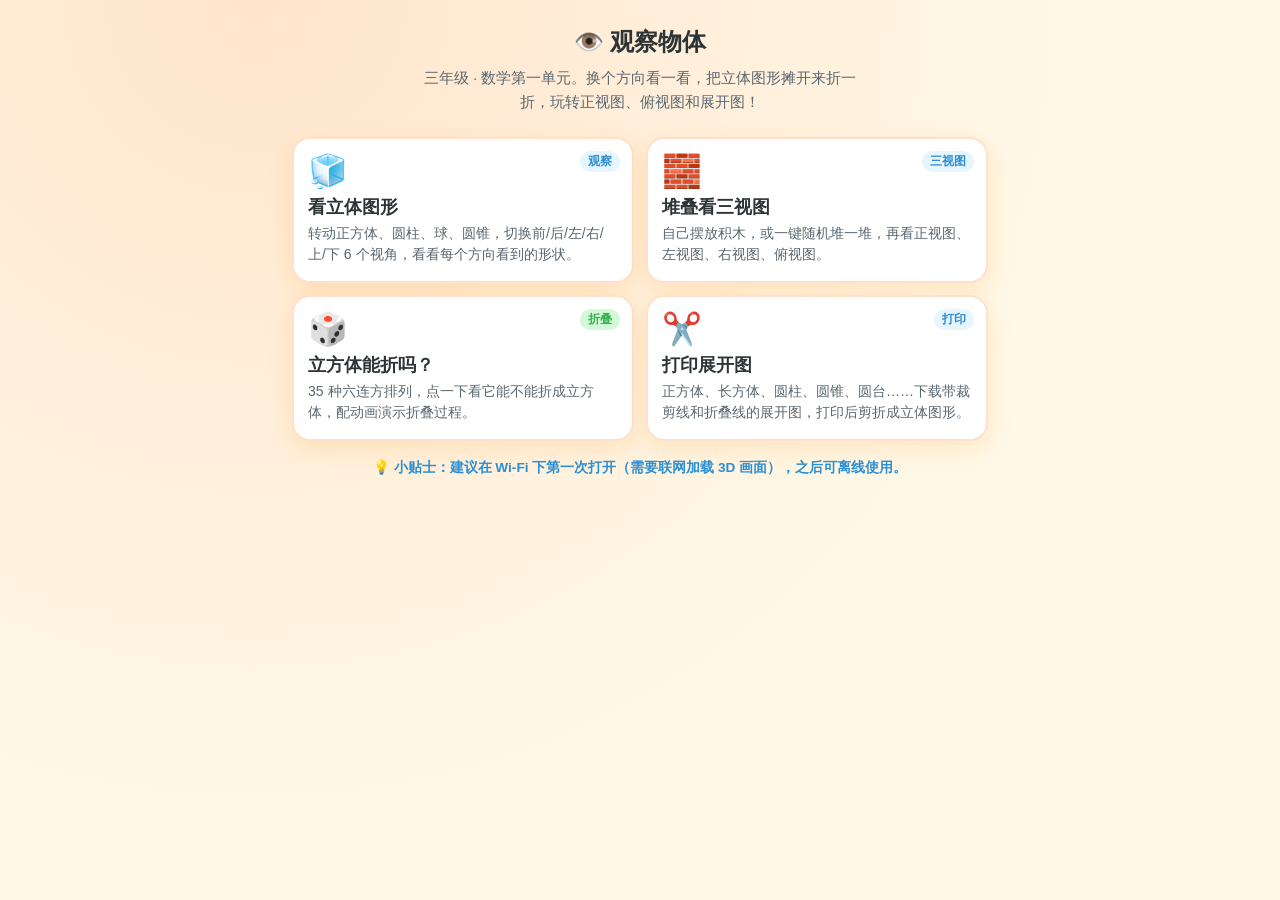
<file: observe/index.html>
<!DOCTYPE html>
<html lang="zh-CN">
<head>
  <meta charset="UTF-8" />
  <meta name="viewport" content="width=device-width, initial-scale=1.0, viewport-fit=cover" />
  <title>三年级数学·观察物体</title>
  <link rel="stylesheet" href="./css/common.css" />
  <style>
    .hero {
      text-align: center;
      padding: 14px 6px 6px;
    }
    .hero h1 {
      margin: 0;
      font-size: 1.5rem;
    }
    .hero p {
      margin: 8px auto 0;
      color: var(--ink-soft);
      max-width: 460px;
      font-size: 0.95rem;
      line-height: 1.6;
    }
    .menu {
      display: grid;
      gap: 12px;
      grid-template-columns: 1fr;
      margin-top: 16px;
    }
    @media (min-width: 560px) {
      .menu { grid-template-columns: 1fr 1fr; }
    }
    .mcard {
      display: block;
      text-decoration: none;
      color: inherit;
      background: var(--card);
      border: 2px solid var(--line);
      border-radius: var(--radius);
      box-shadow: var(--shadow);
      padding: 16px 14px;
      position: relative;
      overflow: hidden;
    }
    .mcard .ico {
      font-size: 2rem;
      line-height: 1;
    }
    .mcard h2 {
      margin: 8px 0 4px;
      font-size: 1.1rem;
    }
    .mcard p {
      margin: 0;
      color: var(--ink-soft);
      font-size: 0.88rem;
      line-height: 1.5;
    }
    .mcard .tagline {
      position: absolute;
      top: 12px;
      right: 12px;
    }
  </style>
</head>
<body>
  <main class="page">
    <div class="hero">
      <h1>👁️ 观察物体</h1>
      <p>三年级 · 数学第一单元。换个方向看一看，把立体图形摊开来折一折，玩转正视图、俯视图和展开图！</p>
    </div>

    <section class="menu">
      <a class="mcard" href="./views.html">
        <span class="ico">🧊</span>
        <h2>看立体图形</h2>
        <p>转动正方体、圆柱、球、圆锥，切换前/后/左/右/上/下 6 个视角，看看每个方向看到的形状。</p>
        <span class="tagline tag neu">观察</span>
      </a>

      <a class="mcard" href="./stacking.html">
        <span class="ico">🧱</span>
        <h2>堆叠看三视图</h2>
        <p>自己摆放积木，或一键随机堆一堆，再看正视图、左视图、右视图、俯视图。</p>
        <span class="tagline tag neu">三视图</span>
      </a>

      <a class="mcard" href="./cube-nets.html">
        <span class="ico">🎲</span>
        <h2>立方体能折吗？</h2>
        <p>35 种六连方排列，点一下看它能不能折成立方体，配动画演示折叠过程。</p>
        <span class="tagline tag good">折叠</span>
      </a>

      <a class="mcard" href="./nets.html">
        <span class="ico">✂️</span>
        <h2>打印展开图</h2>
        <p>正方体、长方体、圆柱、圆锥、圆台……下载带裁剪线和折叠线的展开图，打印后剪折成立体图形。</p>
        <span class="tagline tag neu">打印</span>
      </a>
    </section>

    <p class="feedback info selectable" style="margin-top:18px;font-size:0.85rem;">
      💡 小贴士：建议在 Wi-Fi 下第一次打开（需要联网加载 3D 画面），之后可离线使用。
    </p>
  </main>
</body>
</html>
</file>
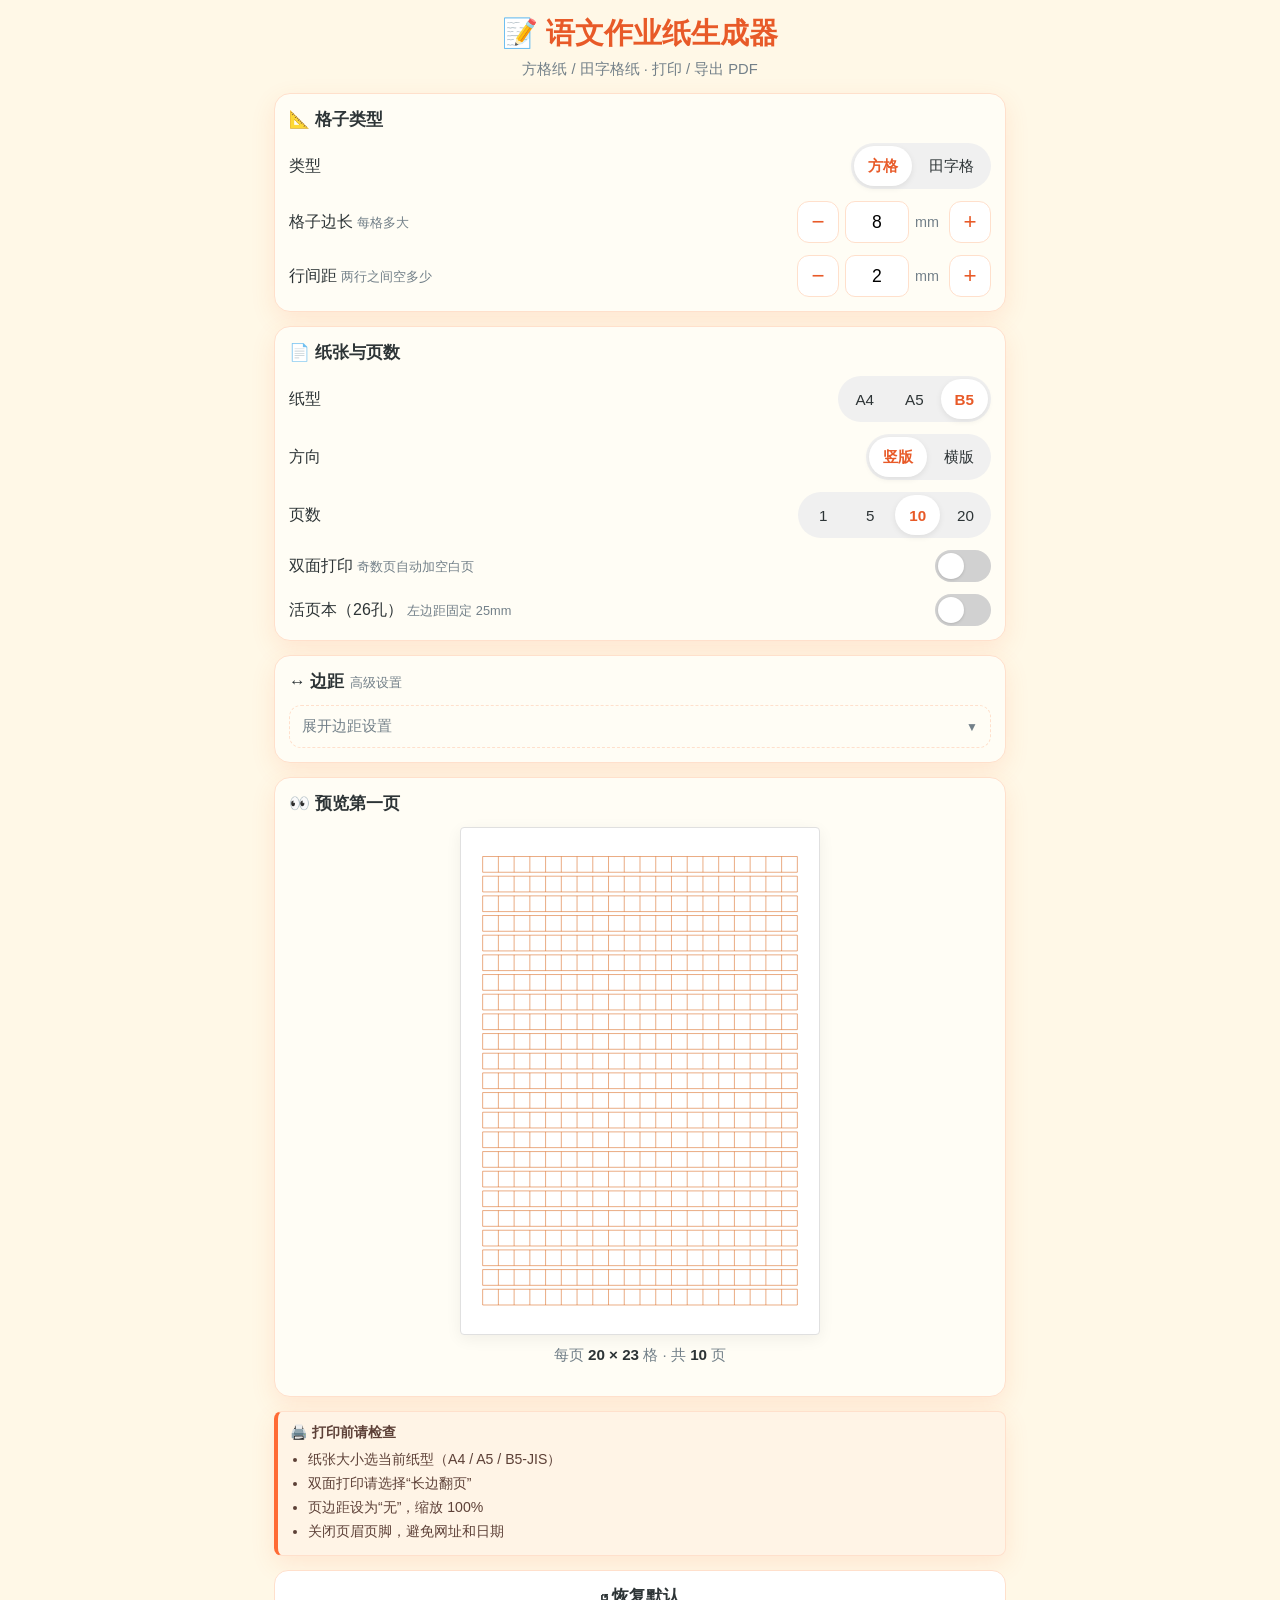
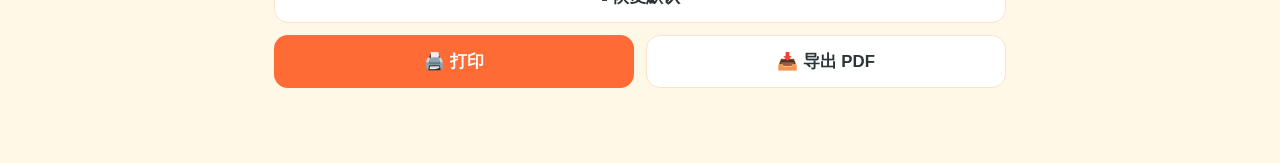
<file: zuowenzhi/index.html>
<!doctype html>
<html lang="zh-CN">
<head>
  <meta charset="UTF-8" />
  <meta name="viewport" content="width=device-width, initial-scale=1.0" />
  <title>语文作业纸生成器</title>
  <style id="pageStyle"></style>
  <style>
    :root {
      --bg: #fff8e7;
      --paper: #fffdf5;
      --ink: #2d3436;
      --muted: #738089;
      --primary: #ff6b35;
      --primary-dark: #e85a28;
      --secondary: #4ecdc4;
      --line: #e17055;
      --border: #ffe0cc;
      --shadow: 0 8px 24px rgba(255, 107, 53, 0.12);
    }

    * { box-sizing: border-box; }

    html, body {
      margin: 0;
      padding: 0;
      background: var(--bg);
      color: var(--ink);
      font-family: "Noto Sans SC", "PingFang SC", "Microsoft YaHei", sans-serif;
      -webkit-tap-highlight-color: transparent;
    }

    .app {
      max-width: 760px;
      margin: 0 auto;
      padding: 14px 14px 32px;
    }

    header {
      text-align: center;
      margin-bottom: 14px;
    }

    h1 {
      margin: 0;
      font-size: 1.55rem;
      color: var(--primary-dark);
    }

    .subtitle {
      margin: 6px 0 0;
      font-size: 0.92rem;
      color: var(--muted);
    }

    .card {
      background: var(--paper);
      border: 1px solid var(--border);
      border-radius: 16px;
      padding: 14px;
      margin-bottom: 14px;
      box-shadow: var(--shadow);
    }

    .card-title {
      margin: 0 0 12px;
      font-size: 1.05rem;
      display: flex;
      align-items: center;
      gap: 6px;
    }

    .row {
      display: flex;
      align-items: center;
      justify-content: space-between;
      gap: 10px;
      margin-bottom: 12px;
    }

    .row:last-child { margin-bottom: 0; }

    .label {
      font-size: 1rem;
      font-weight: 500;
      flex: 1;
    }

    .hint {
      font-size: 0.8rem;
      color: var(--muted);
      margin-top: 4px;
    }

    /* Segmented control */
    .segment {
      display: inline-flex;
      background: #f0f0f0;
      border-radius: 999px;
      padding: 3px;
      gap: 3px;
    }

    .segment button {
      border: none;
      background: transparent;
      color: var(--ink);
      font-size: 0.95rem;
      padding: 8px 14px;
      border-radius: 999px;
      min-width: 44px;
      min-height: 40px;
      cursor: pointer;
      transition: background .15s, color .15s;
    }

    .segment button.active {
      background: #ffffff;
      color: var(--primary-dark);
      box-shadow: 0 2px 6px rgba(0,0,0,0.08);
      font-weight: 700;
    }

    /* Stepper */
    .stepper {
      display: flex;
      align-items: center;
      gap: 6px;
    }

    .stepper button {
      width: 42px;
      height: 42px;
      border-radius: 12px;
      border: 1px solid var(--border);
      background: #ffffff;
      color: var(--primary-dark);
      font-size: 1.4rem;
      line-height: 1;
      cursor: pointer;
      display: flex;
      align-items: center;
      justify-content: center;
    }

    .stepper button:active { background: #fff0e8; }
    .stepper.disabled { opacity: 0.55; pointer-events: none; }
    .stepper .unit {
      font-size: 0.9rem;
      color: var(--muted);
      min-width: 28px;
    }

    .stepper input[type="number"] {
      width: 64px;
      height: 42px;
      text-align: center;
      font-size: 1.1rem;
      border: 1px solid var(--border);
      border-radius: 10px;
      background: #ffffff;
      -moz-appearance: textfield;
    }

    .stepper input[type="number"]::-webkit-outer-spin-button,
    .stepper input[type="number"]::-webkit-inner-spin-button {
      -webkit-appearance: none;
      margin: 0;
    }

    /* Toggle switch */
    .switch {
      position: relative;
      display: inline-block;
      width: 56px;
      height: 32px;
    }

    .switch input { opacity: 0; width: 0; height: 0; }

    .slider {
      position: absolute;
      cursor: pointer;
      inset: 0;
      background: #d1d1d1;
      border-radius: 32px;
      transition: .2s;
    }

    .slider:before {
      content: "";
      position: absolute;
      height: 26px;
      width: 26px;
      left: 3px;
      bottom: 3px;
      background: #fff;
      border-radius: 50%;
      transition: .2s;
      box-shadow: 0 1px 3px rgba(0,0,0,0.15);
    }

    .switch input:checked + .slider { background: var(--secondary); }
    .switch input:checked + .slider:before { transform: translateX(24px); }

    /* Details / advanced */
    details {
      border: 1px dashed var(--border);
      border-radius: 12px;
      padding: 10px 12px;
      margin-top: 4px;
    }

    summary {
      font-size: 0.95rem;
      color: var(--muted);
      cursor: pointer;
      list-style: none;
      display: flex;
      align-items: center;
      justify-content: space-between;
    }

    summary::after {
      content: "▼";
      font-size: 0.75rem;
      transition: transform .2s;
    }

    details[open] summary::after { transform: rotate(180deg); }

    .margin-grid {
      display: grid;
      grid-template-columns: 1fr;
      gap: 12px;
      margin-top: 12px;
    }

    .margin-item { min-width: 0; }

    .margin-item .stepper { flex-wrap: nowrap; min-width: 0; }

    @media (min-width: 480px) {
      .margin-grid { grid-template-columns: 1fr 1fr; }
    }

    .margin-item .label {
      font-size: 0.9rem;
      display: block;
      margin-bottom: 6px;
    }

    /* Preview */
    .preview-wrap {
      display: flex;
      justify-content: center;
    }

    .preview-box {
      width: 100%;
      max-width: 360px;
      background: #ffffff;
      border: 1px solid #e0e0e0;
      border-radius: 4px;
      box-shadow: 0 4px 16px rgba(0,0,0,0.06);
      overflow: hidden;
      position: relative;
    }

    .preview-box svg {
      display: block;
      width: 100%;
      height: auto;
    }

    .preview-info {
      text-align: center;
      margin-top: 10px;
      font-size: 0.95rem;
      color: var(--muted);
    }

    .preview-info strong { color: var(--ink); }

    /* Tips */
    .tips {
      background: #fff4e6;
      border-left: 4px solid var(--primary);
      padding: 10px 12px;
      border-radius: 8px;
      font-size: 0.88rem;
      color: #5d4037;
      line-height: 1.5;
    }

    .tips ul { margin: 6px 0 0; padding-left: 18px; }
    .tips li { margin-bottom: 3px; }

    /* Action buttons */
    .actions {
      display: grid;
      grid-template-columns: 1fr 1fr;
      gap: 12px;
      margin-top: 6px;
    }

    .btn {
      border: none;
      border-radius: 14px;
      padding: 14px 10px;
      font-size: 1.05rem;
      font-weight: 700;
      cursor: pointer;
      display: flex;
      align-items: center;
      justify-content: center;
      gap: 6px;
      min-height: 52px;
    }

    .btn-primary { background: var(--primary); color: #fff; }
    .btn-primary:active { background: var(--primary-dark); }
    .btn-secondary { background: #ffffff; color: var(--ink); border: 1px solid var(--border); }
    .btn-secondary:active { background: #f8f8f8; }
    .btn-full { grid-column: 1 / -1; }

    .status {
      text-align: center;
      font-size: 0.9rem;
      color: var(--muted);
      min-height: 1.4em;
      margin-top: 8px;
    }

    /* Print only */
    #printArea { display: none; }

    @media print {
      body { background: #fff; }
      .no-print { display: none !important; }
      #printArea {
        display: block !important;
        position: static;
        margin: 0;
        padding: 0;
      }
      .sheet {
        width: var(--sheet-w);
        height: var(--sheet-h);
        overflow: hidden;
        box-sizing: border-box;
        break-after: page;
        page-break-after: always;
        position: relative;
      }
      .sheet:last-child { break-after: auto; page-break-after: auto; }
    }

    @media (min-width: 560px) {
      .margin-grid { grid-template-columns: repeat(4, 1fr); }
      h1 { font-size: 1.8rem; }
    }
  </style>
</head>
<body>
  <div class="app no-print">
    <header>
      <h1>📝 语文作业纸生成器</h1>
      <p class="subtitle">方格纸 / 田字格纸 · 打印 / 导出 PDF</p>
    </header>

    <section class="card">
      <h2 class="card-title">📐 格子类型</h2>
      <div class="row">
        <span class="label">类型</span>
        <div class="segment" id="typeSeg">
          <button data-value="fang" class="active">方格</button>
          <button data-value="tian">田字格</button>
        </div>
      </div>
      <div class="row">
        <span class="label">格子边长 <span class="hint">每格多大</span></span>
        <div class="stepper">
          <button data-target="cell" data-delta="-1">−</button>
          <input type="number" id="cellInput" min="1" max="50" step="1" />
          <span class="unit">mm</span>
          <button data-target="cell" data-delta="1">+</button>
        </div>
      </div>
      <div class="row">
        <span class="label">行间距 <span class="hint">两行之间空多少</span></span>
        <div class="stepper">
          <button data-target="gap" data-delta="-1">−</button>
          <input type="number" id="gapInput" min="0" max="30" step="1" />
          <span class="unit">mm</span>
          <button data-target="gap" data-delta="1">+</button>
        </div>
      </div>
    </section>

    <section class="card">
      <h2 class="card-title">📄 纸张与页数</h2>
      <div class="row">
        <span class="label">纸型</span>
        <div class="segment" id="paperSeg">
          <button data-value="A4">A4</button>
          <button data-value="A5">A5</button>
          <button data-value="B5" class="active">B5</button>
        </div>
      </div>
      <div class="row">
        <span class="label">方向</span>
        <div class="segment" id="orientSeg">
          <button data-value="portrait" class="active">竖版</button>
          <button data-value="landscape">横版</button>
        </div>
      </div>
      <div class="row">
        <span class="label">页数</span>
        <div class="segment" id="pagesSeg">
          <button data-value="1">1</button>
          <button data-value="5">5</button>
          <button data-value="10" class="active">10</button>
          <button data-value="20">20</button>
        </div>
      </div>
      <div class="row">
        <span class="label">双面打印 <span class="hint">奇数页自动加空白页</span></span>
        <label class="switch">
          <input type="checkbox" id="duplexInput" />
          <span class="slider"></span>
        </label>
      </div>
      <div class="row">
        <span class="label" id="looseLabel">活页本（26孔） <span class="hint">左边距固定 25mm</span></span>
        <label class="switch">
          <input type="checkbox" id="looseInput" />
          <span class="slider"></span>
        </label>
      </div>
    </section>

    <section class="card">
      <h2 class="card-title">↔️ 边距 <span class="hint" style="font-weight:normal">高级设置</span></h2>
      <details id="advancedDetails">
        <summary>展开边距设置</summary>
        <div class="margin-grid">
          <div class="margin-item">
            <span class="label">上边距</span>
            <div class="stepper">
              <button data-target="marginTop" data-delta="-1">−</button>
              <input type="number" id="marginTopInput" min="0" max="80" step="1" />
              <span class="unit">mm</span>
              <button data-target="marginTop" data-delta="1">+</button>
            </div>
          </div>
          <div class="margin-item">
            <span class="label">下边距</span>
            <div class="stepper">
              <button data-target="marginBottom" data-delta="-1">−</button>
              <input type="number" id="marginBottomInput" min="0" max="80" step="1" />
              <span class="unit">mm</span>
              <button data-target="marginBottom" data-delta="1">+</button>
            </div>
          </div>
          <div class="margin-item">
            <span class="label">左边距</span>
            <div class="stepper">
              <button data-target="marginLeft" data-delta="-1">−</button>
              <input type="number" id="marginLeftInput" min="0" max="80" step="1" />
              <span class="unit">mm</span>
              <button data-target="marginLeft" data-delta="1">+</button>
            </div>
          </div>
          <div class="margin-item">
            <span class="label">右边距</span>
            <div class="stepper">
              <button data-target="marginRight" data-delta="-1">−</button>
              <input type="number" id="marginRightInput" min="0" max="80" step="1" />
              <span class="unit">mm</span>
              <button data-target="marginRight" data-delta="1">+</button>
            </div>
          </div>
        </div>
      </details>
    </section>

    <section class="card">
      <h2 class="card-title">👀 预览第一页</h2>
      <div class="preview-wrap">
        <div class="preview-box" id="previewBox"></div>
      </div>
      <p class="preview-info" id="previewInfo">计算中…</p>
    </section>

    <section class="card tips">
      <strong>🖨️ 打印前请检查</strong>
      <ul>
        <li>纸张大小选当前纸型（A4 / A5 / B5-JIS）</li>
        <li>双面打印请选择“长边翻页”</li>
        <li>页边距设为“无”，缩放 100%</li>
        <li>关闭页眉页脚，避免网址和日期</li>
      </ul>
    </section>

    <section class="actions no-print">
      <button class="btn btn-secondary btn-full" id="resetBtn">↺ 恢复默认</button>
      <button class="btn btn-primary" id="printBtn">🖨️ 打印</button>
      <button class="btn btn-secondary" id="pdfBtn">📥 导出 PDF</button>
    </section>

    <p class="status no-print" id="status"></p>
  </div>

  <div id="printArea"></div>

  <script>
    (function () {
      'use strict';

      const PAPER_SIZE = {
        A4: [210, 297],
        A5: [148, 210],
        B5: [182, 257]
      };

      const HOLE_COUNT = { A4: 30, B5: 26, A5: 20 };

      const PAPER_DEFAULT_MARGINS = {
        A4: { top: 15, bottom: 15, left: 12, right: 12 },
        A5: { top: 12, bottom: 12, left: 10, right: 10 },
        B5: { top: 12, bottom: 12, left: 10, right: 10 }
      };

      const TYPE_NAMES = { fang: '方格', tian: '田字格' };

      const DEFAULTS = {
        paper: 'B5',
        orient: 'portrait',
        type: 'fang',
        cellFang: 8,
        cellTian: 12,
        gapFang: 2,
        gapTian: 2,
        margins: { ...PAPER_DEFAULT_MARGINS.B5 },
        looseLeaf: false,
        pages: 10,
        duplex: false,
        marginsCustomized: false
      };

      const LS_KEY = 'zuowenzhi_settings_v1';

      let state = loadState();
      let savedLeft = null; // 活页关闭时还原左边距用（竖版横版装订边统一为左边）

      const els = {
        typeSeg: document.getElementById('typeSeg'),
        paperSeg: document.getElementById('paperSeg'),
        orientSeg: document.getElementById('orientSeg'),
        pagesSeg: document.getElementById('pagesSeg'),
        cellInput: document.getElementById('cellInput'),
        gapInput: document.getElementById('gapInput'),
        duplexInput: document.getElementById('duplexInput'),
        looseInput: document.getElementById('looseInput'),
        looseLabel: document.getElementById('looseLabel'),
        marginTop: document.getElementById('marginTopInput'),
        marginBottom: document.getElementById('marginBottomInput'),
        marginLeft: document.getElementById('marginLeftInput'),
        marginRight: document.getElementById('marginRightInput'),
        previewBox: document.getElementById('previewBox'),
        previewInfo: document.getElementById('previewInfo'),
        pageStyle: document.getElementById('pageStyle'),
        printArea: document.getElementById('printArea'),
        status: document.getElementById('status'),
        resetBtn: document.getElementById('resetBtn'),
        printBtn: document.getElementById('printBtn'),
        pdfBtn: document.getElementById('pdfBtn')
      };

      function loadState() {
        try {
          const raw = localStorage.getItem(LS_KEY);
          if (!raw) return deepClone(DEFAULTS);
          const parsed = JSON.parse(raw);
          const merged = deepClone(DEFAULTS);
          Object.assign(merged, parsed);
          if (parsed.margins) Object.assign(merged.margins, parsed.margins);
          // 兼容老数据：无 orient 字段时保持竖版
          if (merged.orient !== 'landscape' && merged.orient !== 'portrait') {
            merged.orient = 'portrait';
          }
          return merged;
        } catch (e) {
          return deepClone(DEFAULTS);
        }
      }

      function saveState() {
        try {
          localStorage.setItem(LS_KEY, JSON.stringify(state));
        } catch (e) { /* ignore */ }
      }

      function deepClone(o) { return JSON.parse(JSON.stringify(o)); }

      function currentCell() {
        return state.type === 'fang' ? state.cellFang : state.cellTian;
      }

      function setCurrentCell(v) {
        if (state.type === 'fang') state.cellFang = v;
        else state.cellTian = v;
      }

      function currentGap() {
        return state.type === 'fang' ? state.gapFang : state.gapTian;
      }

      function setCurrentGap(v) {
        if (state.type === 'fang') state.gapFang = v;
        else state.gapTian = v;
      }

      function paperDefaults(paper) {
        return PAPER_DEFAULT_MARGINS[paper];
      }

      function isLandscape() { return state.orient === 'landscape'; }

      function orientName() { return isLandscape() ? '横版' : '竖版'; }

      // 纸张有效尺寸：横版时 W,H 对调，其余逻辑统一走这里
      function effPaperSize() {
        const [w, h] = PAPER_SIZE[state.paper];
        return isLandscape() ? [h, w] : [w, h];
      }

      // 活页装订边：竖版横版统一为左边（短边装订）
      function bindingKey() { return 'left'; }

      function applyPaperDefaults() {
        if (!state.marginsCustomized) {
          state.margins = { ...paperDefaults(state.paper) };
        }
        if (state.looseLeaf) {
          state.margins[bindingKey()] = 25;
        }
      }

      function setSegment(group, value) {
        group.querySelectorAll('button').forEach(btn => {
          btn.classList.toggle('active', btn.dataset.value === String(value));
        });
      }

      function bindSegment(group, key, callback) {
        group.addEventListener('click', e => {
          const btn = e.target.closest('button');
          if (!btn) return;
          state[key] = btn.dataset.value;
          if (callback) callback();
          updateUI();
        });
      }

      function bindStepper(input, getVal, setVal, min, max) {
        function change(delta) {
          if (input.disabled) return;
          let v = getVal() + delta;
          if (v < min) v = min;
          if (v > max) v = max;
          setVal(v);
          updateUI();
        }
        input.addEventListener('change', () => {
          if (input.disabled) return;
          let v = parseInt(input.value, 10);
          if (Number.isNaN(v)) v = getVal();
          if (v < min) v = min;
          if (v > max) v = max;
          setVal(v);
          updateUI();
        });
        const parent = input.closest('.stepper');
        parent.querySelectorAll('button').forEach(b => {
          b.addEventListener('click', () => change(parseInt(b.dataset.delta, 10)));
        });
      }

      function bindMargin(input, key) {
        function setV(v) {
          state.margins[key] = v;
          state.marginsCustomized = true;
          // 活页开启时，用户改动左边距视为基础值
          if (state.looseLeaf && key === 'left') {
            savedLeft = v;
          }
        }
        bindStepper(input, () => state.margins[key], setV, 0, 80);
      }

      function computeLayout() {
        let [W, H] = PAPER_SIZE[state.paper];
        if (isLandscape()) { const t = W; W = H; H = t; }
        const m = state.margins;
        const cw = Math.max(1, W - m.left - m.right);
        const ch = Math.max(1, H - m.top - m.bottom);
        const cell = currentCell();
        const gap = currentGap();
        const cols = Math.max(1, Math.floor(cw / cell));
        const rows = Math.max(1, Math.floor((ch + gap) / (cell + gap)));
        const usedW = cols * cell;
        const usedH = rows * cell + (rows - 1) * gap;
        const offsetX = (cw - usedW) / 2;
        const offsetY = (ch - usedH) / 2;
        return { W, H, cw, ch, cell, gap, cols, rows, usedW, usedH, offsetX, offsetY, m };
      }

      // 用同一套 layout 数据绘制 SVG（预览、打印、PDF 都从这里取数）
      function buildSvg(lay, isBlank) {
        const { W, H, cw, ch, cell, gap, cols, rows, offsetX, offsetY, m } = lay;
        const ns = 'http://www.w3.org/2000/svg';
        const svg = document.createElementNS(ns, 'svg');
        svg.setAttribute('viewBox', `0 0 ${W} ${H}`);
        svg.setAttribute('preserveAspectRatio', 'xMidYMid meet');
        svg.setAttribute('width', '100%');
        svg.setAttribute('height', '100%');

        if (isBlank) {
          const txt = document.createElementNS(ns, 'text');
          txt.setAttribute('x', W / 2);
          txt.setAttribute('y', H / 2);
          txt.setAttribute('text-anchor', 'middle');
          txt.setAttribute('dominant-baseline', 'middle');
          txt.setAttribute('font-size', '8');
          txt.setAttribute('fill', '#999');
          txt.textContent = '空白页 · 双面占位';
          svg.appendChild(txt);
          return svg;
        }

        const startX = m.left + offsetX;
        const startY = m.top + offsetY;
        const endX = startX + usedW(lay);
        const endY = startY + usedH(lay);
        const lineColor = state.type === 'fang' ? '#d35400' : '#c0392b';

        // 竖线 + 横线：列方向左右顶格连续，gap 仅为行间垂直空白
        for (let r = 0; r < rows; r++) {
          const rowY = startY + r * (cell + gap);
          for (let c = 0; c <= cols; c++) {
            const x = startX + c * cell;
            const line = document.createElementNS(ns, 'line');
            line.setAttribute('x1', x); line.setAttribute('y1', rowY);
            line.setAttribute('x2', x); line.setAttribute('y2', rowY + cell);
            line.setAttribute('stroke', lineColor);
            line.setAttribute('stroke-width', '0.25');
            svg.appendChild(line);
          }
          for (const y of [rowY, rowY + cell]) {
            const line = document.createElementNS(ns, 'line');
            line.setAttribute('x1', startX); line.setAttribute('y1', y);
            line.setAttribute('x2', endX); line.setAttribute('y2', y);
            line.setAttribute('stroke', lineColor);
            line.setAttribute('stroke-width', '0.25');
            svg.appendChild(line);
          }
        }

        // 田字格虚线中线
        if (state.type === 'tian') {
          for (let c = 0; c < cols; c++) {
            for (let r = 0; r < rows; r++) {
              const x = startX + c * cell;
              const y = startY + r * (cell + gap);
              const midX = x + cell / 2;
              const midY = y + cell / 2;

              const h = document.createElementNS(ns, 'line');
              h.setAttribute('x1', x); h.setAttribute('y1', midY);
              h.setAttribute('x2', x + cell); h.setAttribute('y2', midY);
              h.setAttribute('stroke', lineColor);
              h.setAttribute('stroke-width', '0.25');
              h.setAttribute('stroke-dasharray', '1.5,1.5');
              svg.appendChild(h);

              const v = document.createElementNS(ns, 'line');
              v.setAttribute('x1', midX); v.setAttribute('y1', y);
              v.setAttribute('x2', midX); v.setAttribute('y2', y + cell);
              v.setAttribute('stroke', lineColor);
              v.setAttribute('stroke-width', '0.25');
              v.setAttribute('stroke-dasharray', '1.5,1.5');
              svg.appendChild(v);
            }
          }
        }

        return svg;
      }

      function usedW(lay) { return lay.cols * lay.cell; }
      function usedH(lay) { return lay.rows * lay.cell + (lay.rows - 1) * lay.gap; }

      function renderPreview() {
        const lay = computeLayout();
        const [W, H] = effPaperSize();
        els.previewBox.style.aspectRatio = `${W} / ${H}`;
        els.previewBox.innerHTML = '';
        els.previewBox.appendChild(buildSvg(lay, false));

        const total = totalPages();
        els.previewInfo.innerHTML =
          `每页 <strong>${lay.cols} × ${lay.rows}</strong> 格 · ` +
          `共 <strong>${total}</strong> 页` +
          (state.duplex && state.pages % 2 === 1 ? '（含1张双面占位空白页）' : '');
      }

      function totalPages() {
        let n = parseInt(state.pages, 10) || 1;
        if (state.duplex && n % 2 === 1) n += 1;
        return n;
      }

      function updatePageStyle() {
        const [W, H] = effPaperSize();
        els.pageStyle.textContent =
          `@page { size: ${W}mm ${H}mm; margin: 0; }\n` +
          `#printArea .sheet { --sheet-w: ${W}mm; --sheet-h: ${H}mm; }`;
      }

      function buildPrintArea() {
        const lay = computeLayout();
        const total = totalPages();
        const contentCount = parseInt(state.pages, 10) || 1;
        const frag = document.createDocumentFragment();
        for (let i = 0; i < total; i++) {
          const sheet = document.createElement('div');
          sheet.className = 'sheet';
          const svg = buildSvg(lay, i >= contentCount);
          sheet.appendChild(svg);
          frag.appendChild(sheet);
        }
        els.printArea.innerHTML = '';
        els.printArea.appendChild(frag);
      }

      function updateUI() {
        setSegment(els.typeSeg, state.type);
        setSegment(els.paperSeg, state.paper);
        setSegment(els.orientSeg, state.orient);
        setSegment(els.pagesSeg, state.pages);
        els.cellInput.value = currentCell();
        els.gapInput.value = currentGap();
        els.duplexInput.checked = state.duplex;
        els.looseInput.checked = state.looseLeaf;
        if (els.looseLabel) {
          const holes = HOLE_COUNT[state.paper] || 26;
          els.looseLabel.innerHTML = `活页本（${holes}孔） <span class="hint">左边距固定 25mm</span>`;
        }
        els.marginTop.value = state.margins.top;
        els.marginBottom.value = state.margins.bottom;
        els.marginLeft.value = state.margins.left;
        els.marginRight.value = state.margins.right;
        // 装订边输入禁用：竖版横版统一禁左边
        els.marginLeft.disabled = state.looseLeaf;
        els.marginLeft.closest('.stepper').classList.toggle('disabled', els.marginLeft.disabled);
        els.marginTop.disabled = false;
        els.marginTop.closest('.stepper').classList.toggle('disabled', false);
        renderPreview();
        updatePageStyle();
        saveState();
      }

      function reset() {
        state = deepClone(DEFAULTS);
        savedLeft = null;
        updateUI();
      }

      function confirmPrintGuide() {
        return confirm(
          '打印前请检查：\n' +
          '1. 纸张大小选：' + state.paper + '·' + orientName() + '\n' +
          '2. 双面打印选“长边翻页”\n' +
          '3. 页边距设为“无”，缩放 100%\n' +
          '4. 关闭页眉页脚\n\n' +
          '准备好了吗？'
        );
      }

      function doPrint() {
        if (!confirmPrintGuide()) return;
        buildPrintArea();
        window.print();
      }

      function loadJsPDF() {
        return new Promise((resolve, reject) => {
          if (window.jspdf && window.jspdf.jsPDF) return resolve(window.jspdf.jsPDF);
          const script = document.createElement('script');
          script.src = 'https://cdn.jsdelivr.net/npm/jspdf@2.5.1/dist/jspdf.umd.min.js';
          script.async = true;
          script.onload = () => {
            if (window.jspdf && window.jspdf.jsPDF) resolve(window.jspdf.jsPDF);
            else reject(new Error('jsPDF 加载失败'));
          };
          script.onerror = reject;
          document.head.appendChild(script);
        });
      }

      function setStatus(msg) { els.status.textContent = msg; }

      function drawPdfPage(doc, lay, isBlank) {
        const { W, H, cw, ch, cell, gap, cols, rows, offsetX, offsetY, m } = lay;
        doc.setLineWidth(0.25);
        doc.setDrawColor(51, 51, 51);

        if (isBlank) {
          doc.setFontSize(10);
          doc.setTextColor(150, 150, 150);
          doc.text('空白页 · 双面占位', W / 2, H / 2, { align: 'center', baseline: 'middle' });
          return;
        }

        const lineColor = state.type === 'fang' ? [211, 84, 0] : [192, 57, 43];
        doc.setDrawColor(...lineColor);
        const startX = m.left + offsetX;
        const startY = m.top + offsetY;
        const uw = usedW(lay);
        const uh = usedH(lay);

        // 竖线 + 横线：列方向左右顶格连续，gap 仅为行间垂直空白
        for (let r = 0; r < rows; r++) {
          const rowY = startY + r * (cell + gap);
          for (let c = 0; c <= cols; c++) {
            const x = startX + c * cell;
            doc.line(x, rowY, x, rowY + cell);
          }
          doc.line(startX, rowY, startX + uw, rowY);
          doc.line(startX, rowY + cell, startX + uw, rowY + cell);
        }

        // 田字格虚线中线
        if (state.type === 'tian') {
          doc.setLineDashPattern([1.5, 1.5], 0);
          for (let c = 0; c < cols; c++) {
            for (let r = 0; r < rows; r++) {
              const x = startX + c * cell;
              const y = startY + r * (cell + gap);
              doc.line(x, y + cell / 2, x + cell, y + cell / 2);
              doc.line(x + cell / 2, y, x + cell / 2, y + cell);
            }
          }
          doc.setLineDashPattern([], 0);
        }
      }

      async function doExportPDF() {
        setStatus('正在准备 PDF…');
        try {
          const jsPDFClass = await loadJsPDF();
          const lay = computeLayout();
          const [W, H] = effPaperSize();
          const orientation = W > H ? 'landscape' : 'portrait';
          const total = totalPages();
          const contentCount = parseInt(state.pages, 10) || 1;

          const doc = new jsPDFClass({ unit: 'mm', format: [W, H], orientation });
          if (doc.viewerPreferences) {
            doc.viewerPreferences({ Duplex: 'DuplexFlipLongEdge', PrintScaling: 'None' });
          }

          for (let i = 0; i < total; i++) {
            if (i > 0) doc.addPage([W, H], orientation);
            drawPdfPage(doc, lay, i >= contentCount);
          }

          const filename = `语文作业纸_${state.paper}_${orientName()}_${contentCount}页_${TYPE_NAMES[state.type]}.pdf`;
          doc.save(filename);
          setStatus('PDF 已生成');
        } catch (err) {
          console.error(err);
          setStatus('PDF 导出失败，请用系统打印另存为 PDF');
          alert('PDF 库加载失败，改用“打印”功能，选择“另存为 PDF”即可。');
        }
      }

      function init() {
        bindSegment(els.typeSeg, 'type', () => {
          // 切换类型时保留各自的 cell/gap
        });

        bindSegment(els.paperSeg, 'paper', () => {
          applyPaperDefaults();
        });

        bindSegment(els.pagesSeg, 'pages');

        // 方向切换：装订边统一为左边，无需搬家
        els.orientSeg.addEventListener('click', e => {
          const btn = e.target.closest('button');
          if (!btn) return;
          const next = btn.dataset.value;
          if (next === state.orient) { updateUI(); return; }
          state.orient = next;
          updateUI();
        });

        bindStepper(els.cellInput, currentCell, v => setCurrentCell(v), 1, 50);
        bindStepper(els.gapInput, currentGap, v => setCurrentGap(v), 0, 30);

        els.duplexInput.addEventListener('change', () => {
          state.duplex = els.duplexInput.checked;
          updateUI();
        });

        els.looseInput.addEventListener('change', () => {
          state.looseLeaf = els.looseInput.checked;
          if (state.looseLeaf) {
            savedLeft = state.margins.left;
            state.margins.left = 25;
          } else {
            state.margins.left = savedLeft !== null ? savedLeft : paperDefaults(state.paper).left;
            if (!state.marginsCustomized) {
              state.margins = { ...paperDefaults(state.paper) };
            }
            savedLeft = null;
          }
          updateUI();
        });

        bindMargin(els.marginTop, 'top');
        bindMargin(els.marginBottom, 'bottom');
        bindMargin(els.marginLeft, 'left');
        bindMargin(els.marginRight, 'right');

        els.resetBtn.addEventListener('click', reset);
        els.printBtn.addEventListener('click', doPrint);
        els.pdfBtn.addEventListener('click', doExportPDF);

        updateUI();
      }

      init();
    })();
  </script>
</body>
</html>
</file>
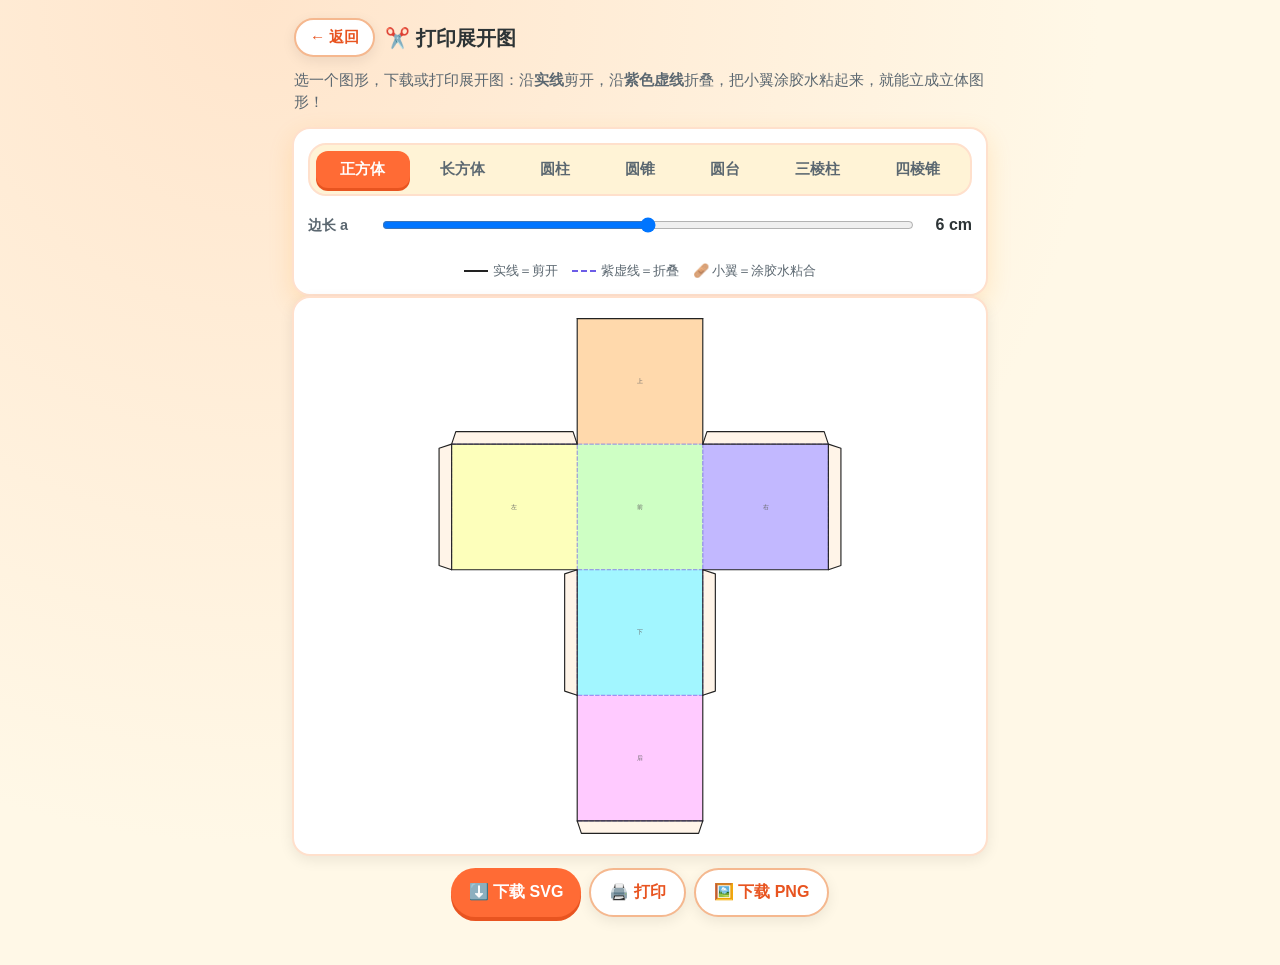
<file: observe/nets.html>
<!DOCTYPE html>
<html lang="zh-CN">
<head>
<meta charset="UTF-8" />
<meta name="viewport" content="width=device-width, initial-scale=1.0, viewport-fit=cover" />
<title>✂️ 打印展开图 · 观察物体</title>
<link rel="stylesheet" href="./css/common.css" />
<style>
  .ctrl { display:flex; flex-direction:column; gap:10px; }
  .param { display:flex; align-items:center; gap:8px; flex-wrap:wrap; }
  .param label { font-size:.9rem; min-width:64px; color:var(--ink-soft); font-weight:700; }
  .param input[type=range] { flex:1; min-width:120px; height:34px; }
  .param .val { font-weight:700; min-width:48px; text-align:right; }
  .preview { background:#fff; border:2px solid var(--line); border-radius:var(--radius); padding:8px; box-shadow:var(--shadow-soft); overflow:auto; }
  .preview svg { display:block; width:100%; height:auto; max-height:60vh; margin:0 auto; }
  .legend { display:flex; gap:14px; flex-wrap:wrap; justify-content:center; margin:8px 0 0; font-size:.82rem; color:var(--ink-soft); }
  .legend span { display:inline-flex; align-items:center; gap:5px; }
  .swatch { width:24px; height:0; border-top:2.5px solid #222; display:inline-block; }
  .swatch.fold { border-top:2px dashed #6c5ce7; }
  @media print {
    body { background:#fff; }
    .no-print { display:none !important; }
    .page { max-width:none; padding:0; }
    .preview { border:none; box-shadow:none; padding:0; }
    .preview svg { max-height:none; }
  }
</style>
</head>
<body>
<main class="page">
  <div class="topbar">
    <a class="back" href="./index.html">← 返回</a>
    <h1 class="title">✂️ 打印展开图</h1>
  </div>
  <p class="subtitle selectable">选一个图形，下载或打印展开图：沿<b>实线</b>剪开，沿<b>紫色虚线</b>折叠，把小翼涂胶水粘起来，就能立成立体图形！</p>

  <div class="card ctrl no-print">
    <div class="seg" id="shapeSeg">
      <button data-shape="cube" class="active">正方体</button>
      <button data-shape="cuboid">长方体</button>
      <button data-shape="cylinder">圆柱</button>
      <button data-shape="cone">圆锥</button>
      <button data-shape="frustum">圆台</button>
      <button data-shape="prism">三棱柱</button>
      <button data-shape="pyramid">四棱锥</button>
    </div>
    <div id="params"></div>
    <div class="legend">
      <span><i class="swatch"></i> 实线＝剪开</span>
      <span><i class="swatch fold"></i> 紫虚线＝折叠</span>
      <span>🩹 小翼＝涂胶水粘合</span>
    </div>
  </div>

  <div class="preview" id="preview"></div>

  <div class="btn-row no-print" style="justify-content:center; margin-top:12px;">
    <button class="btn" id="dlSvg">⬇️ 下载 SVG</button>
    <button class="btn ghost" id="printBtn">🖨️ 打印</button>
    <button class="btn ghost" id="dlPng">🖼️ 下载 PNG</button>
  </div>
</main>

<script>
const PX = 40;                 // 1 cm = 40 px（内部坐标）
const CUT = "#222", FOLD = "#6c5ce7";
const CUT_W = 2.2, FOLD_W = 1.4, DASH = "7 4";
const PALETTE = ["#ffd6a5","#caffbf","#9bf6ff","#ffc6ff","#fdffb6","#bdb2ff","#a0c4ff","#ffc9de"];
const TABH = 0.6;              // 粘贴翼高度(cm)
const R = x => Math.round(x*100)/100;   // 坐标取整(用于边匹配)

const DEFS = {
  cube:     { a:6 },
  cuboid:   { a:8, b:5, h:4 },
  cylinder: { r:3, h:8 },
  cone:     { r:3, l:7 },
  frustum:  { r1:2, r2:4, l:5 },
  prism:    { a:5, h:8 },
  pyramid:  { a:6, s:6 }
};
const P = {}; Object.assign(P, DEFS.cube);
let SHAPE = "cube";

/* ---------- 网构建器（边自动推导：共享边=折叠，边界边=裁剪/小翼） ---------- */
function Net(){
  this.faces=[];      // {pts,fill,label,labelPt} 参与边推导 + 填充
  this.fills=[];      // {pts,fill} 仅填充(小翼等)
  this.labels=[];     // {pt,text} 纯文字(不参与边推导)
  this.cuts=[];       // 显式裁剪折线(圆盖等)
  this.folds=[];      // 显式折叠折线
  this.tabBases=new Set();
}
Net.prototype.face=function(pts,fill,label,labelPt){ this.faces.push({pts:pts.slice(),fill,label,labelPt}); };
Net.prototype.label=function(pt,text){ this.labels.push({pt:pt.slice(),text}); };
Net.prototype.fillPoly=function(pts,fill){ this.fills.push({pts:pts.slice(),fill}); };
Net.prototype.cut=function(pts){ this.cuts.push(pts.slice()); };
Net.prototype.fold=function(pts){ this.folds.push(pts.slice()); };
// 小翼：沿边 A→B 自动朝外伸出梯形（用已有面的质心判断“外”）；该边变为折叠线
Net.prototype.tab=function(A,B){
  let sx=0,sy=0,n=0;
  this.faces.forEach(f=>f.pts.forEach(p=>{sx+=p[0];sy+=p[1];n++;}));
  const cen = n? [sx/n, sy/n] : [(A[0]+B[0])/2,(A[1]+B[1])/2];
  const dx=B[0]-A[0], dy=B[1]-A[1], L=Math.hypot(dx,dy);
  let nx=-dy/L, ny=dx/L;                              // 候选法线
  const mx=(A[0]+B[0])/2, my=(A[1]+B[1])/2;
  if(nx*(cen[0]-mx)+ny*(cen[1]-my) > 0){ nx=-nx; ny=-ny; }  // 指向质心(内侧)则翻转→朝外
  const ux=dx/L, uy=dy/L, ins=Math.min(0.2,L*0.16);
  const t=[[A[0],A[1]],
           [A[0]+nx*TABH+ux*ins, A[1]+ny*TABH+uy*ins],
           [B[0]+nx*TABH-ux*ins, B[1]+ny*TABH-uy*ins],
           [B[0],B[1]]];
  this.fillPoly(t,"#fff4e6");
  this.cut(t.concat([t[0]]));
  this.tabBases.add(`${R(A[0])},${R(A[1])}|${R(B[0])},${R(B[1])}`);
};
// 独立圆盖：圆周分段(小翼根部弧=折叠，间隔弧=裁剪)，外加一圈小翼
Net.prototype.cap=function(cx,cy,r,fill,label){
  const N=10, span=(2*Math.PI)/N*0.6, gap=(2*Math.PI)/N*0.4, STEP=6;
  let a=0;
  this.fillPoly(arcPts(cx,cy,r,0,2*Math.PI,60), fill);  // 圆面填充
  if(label) this.label([cx,cy], label);                 // 圆盖标签(不画外框)
  for(let i=0;i<N;i++){
    const a0=a, a1=a+span, a2=a+span+gap;
    this.fold(arcPts(cx,cy,r,a0,a1,STEP));               // 小翼根部=折叠
    this.cut(arcPts(cx,cy,r,a1,a2,4));                   // 间隔=裁剪
    const outer=arcPts(cx,cy,r+TABH,a0,a1,STEP);
    const body=[[cx+r*Math.cos(a0),cy+r*Math.sin(a0)], ...outer, [cx+r*Math.cos(a1),cy+r*Math.sin(a1)]];
    this.fillPoly(body,"#fff4e6");
    this.cut(body.concat([body[0]]));
    a=a2;
  }
};
function arcPts(cx,cy,r,a0,a1,steps){
  const out=[]; for(let i=0;i<=steps;i++){ const t=a0+(a1-a0)*i/steps; out.push([cx+r*Math.cos(t), cy+r*Math.sin(t)]); } return out;
}

/* ---------- 各形状几何 ---------- */
function buildCube(n){
  const a=P.a;
  n.face([[0,0],[a,0],[a,a],[0,a]], PALETTE[0], "上");
  n.face([[0,a],[a,a],[a,2*a],[0,2*a]], PALETTE[1], "前");
  n.face([[0,2*a],[a,2*a],[a,3*a],[0,3*a]], PALETTE[2], "下");
  n.face([[0,3*a],[a,3*a],[a,4*a],[0,4*a]], PALETTE[3], "后");
  n.face([[-a,a],[0,a],[0,2*a],[-a,2*a]], PALETTE[4], "左");
  n.face([[a,a],[2*a,a],[2*a,2*a],[a,2*a]], PALETTE[5], "右");
  // 7 条粘贴缝，每缝一小翼（覆盖上/下/左/右/侧所有需要粘合的边）
  n.tab([0,4*a],[a,4*a]);        // 后·底边（上后缝）
  n.tab([-a,a],[0,a]);           // 左·顶边（上左缝）
  n.tab([a,a],[2*a,a]);          // 右·顶边（上右缝）
  n.tab([0,2*a],[0,3*a]);        // 下·左边（下左缝）
  n.tab([a,2*a],[a,3*a]);        // 下·右边（下右缝）
  n.tab([-a,a],[-a,2*a]);        // 左·外边（左后缝）
  n.tab([2*a,a],[2*a,2*a]);      // 右·外边（右后缝）
}
function buildCuboid(n){
  const {a,b,h}=P, W=2*a+2*b;
  n.face([[0,0],[a,0],[a,h],[0,h]], PALETTE[0], "前");
  n.face([[a,0],[a+b,0],[a+b,h],[a,h]], PALETTE[1], "右");
  n.face([[a+b,0],[2*a+b,0],[2*a+b,h],[a+b,h]], PALETTE[2], "后");
  n.face([[2*a+b,0],[W,0],[W,h],[2*a+b,h]], PALETTE[3], "左");
  n.face([[0,-b],[a,-b],[a,0],[0,0]], PALETTE[4], "上");
  n.face([[0,h],[a,h],[a,h+b],[0,h+b]], PALETTE[5], "下");
  // 7 条粘贴缝
  n.tab([a,0],[a+b,0]);           // 右·顶边
  n.tab([0,-b],[a,-b]);           // 上·顶边
  n.tab([2*a+b,0],[W,0]);         // 左·顶边
  n.tab([a,h],[a+b,h]);           // 右·底边
  n.tab([0,h+b],[a,h+b]);         // 下·底边
  n.tab([2*a+b,h],[W,h]);         // 左·底边
  n.tab([W,0],[W,h]);             // 左·右边（闭合）
}
function buildCylinder(n){
  const {r,h}=P, W=2*Math.PI*r;
  n.face([[0,0],[W,0],[W,h],[0,h]], PALETTE[0], "侧面", [W/2,h/2]);
  n.tab([0,h],[0,0]);               // 左边小翼（闭合圆筒）
  n.cap(W/2, -r-1.3, r, PALETTE[1], "上底");
  n.cap(W/2, h+r+1.3, r, PALETTE[2], "下底");
}
function buildCone(n){
  const {r,l}=P, theta=(r/l)*2*Math.PI;
  const arc=arcPts(0,0,l,0,theta,64), end=arc[arc.length-1];
  n.face([[0,0]].concat(arc), PALETTE[0], "侧面", [l*Math.cos(theta/2)*0.55, l*Math.sin(theta/2)*0.55]);
  n.tab(end,[0,0]);                 // 一条半径=小翼(粘合)
  n.cap(l+1.6+r, r, r, PALETTE[1], "底面");
}
function buildFrustum(n){
  const {r1,r2,l}=P, phi=(r2-r1)/l*2*Math.PI;
  const R2=r2*l/(r2-r1), R1=r1*l/(r2-r1);
  const outer=arcPts(0,0,R2,0,phi,72), inner=arcPts(0,0,R1,0,phi,72).reverse();
  n.face(outer.concat(inner), PALETTE[0], "侧面", [Math.cos(phi/2)*(R1+R2)/2, Math.sin(phi/2)*(R1+R2)/2]);
  n.tab([R2*Math.cos(phi),R2*Math.sin(phi)],[R1*Math.cos(phi),R1*Math.sin(phi)]);
  const baseY=R2*Math.sin(phi)+R2+1.6;
  n.cap(R2+1.6+r2, baseY, r2, PALETTE[1], "下底");
  n.cap(R2+1.6+r2 + 2*r2+2.2, baseY, r1, PALETTE[2], "上底");
}
function buildPrism(n){
  const {a,h}=P, triH=a*Math.sqrt(3)/2;
  n.face([[0,0],[a,0],[a,h],[0,h]], PALETTE[0], "侧面");
  n.face([[a,0],[2*a,0],[2*a,h],[a,h]], PALETTE[1], "侧面");
  n.face([[2*a,0],[3*a,0],[3*a,h],[2*a,h]], PALETTE[2], "侧面");
  n.face([[a,0],[2*a,0],[1.5*a,-triH]], PALETTE[3], "底面", [1.5*a,-triH/3]);
  n.face([[a,h],[2*a,h],[1.5*a,h+triH]], PALETTE[4], "底面", [1.5*a,h+triH/3]);
  n.tab([0,0],[0,h]);               // 侧面带闭合
  n.tab([a,0],[1.5*a,-triH]);       // 上底·左腰
  n.tab([2*a,0],[1.5*a,-triH]);     // 上底·右腰
  n.tab([a,h],[1.5*a,h+triH]);      // 下底·左腰
  n.tab([2*a,h],[1.5*a,h+triH]);    // 下底·右腰
}
function buildPyramid(n){
  const {a,s}=P;
  n.face([[0,0],[a,0],[a,a],[0,a]], PALETTE[0], "底面", [a/2,a/2]);
  const T=[[[0,0],[a,0],[a/2,-s]],[[a,0],[a,a],[a+s,a/2]],[[a,a],[0,a],[a/2,a+s]],[[0,a],[0,0],[-s,a/2]]];
  T.forEach((t,i)=>n.face(t, PALETTE[i+1], "侧面"));
  n.tab([a,0],[a/2,-s]);
  n.tab([a,a],[a+s,a/2]);
  n.tab([0,a],[a/2,a+s]);
  n.tab([0,0],[-s,a/2]);
}
const BUILDERS={cube:buildCube,cuboid:buildCuboid,cylinder:buildCylinder,cone:buildCone,frustum:buildFrustum,prism:buildPrism,pyramid:buildPyramid};

/* ---------- 边推导 + 渲染 ---------- */
function deriveEdges(n){
  // 统计每条边出现次数
  const map=new Map();
  const add=(p,q)=>{
    const k=`${R(p[0])},${R(p[1])}|${R(q[0])},${R(q[1])}`;
    const rk=`${R(q[0])},${R(q[1])}|${R(p[0])},${R(p[1])}`;
    const key= k<rk?k:rk;
    const e=map.get(key); if(e) e.c++; else map.set(key,{a:p,b:q,c:1});
  };
  n.faces.forEach(f=>{ const p=f.pts; for(let i=0;i<p.length;i++) add(p[i], p[(i+1)%p.length]); });
  const cuts=[], folds=[];
  map.forEach(e=>{
    const tb=`${R(e.a[0])},${R(e.a[1])}|${R(e.b[0])},${R(e.b[1])}`;
    const tbR=`${R(e.b[0])},${R(e.b[1])}|${R(e.a[0])},${R(e.a[1])}`;
    const isTab = n.tabBases.has(tb) || n.tabBases.has(tbR);
    if(e.c>=2 || isTab) folds.push([e.a,e.b]); else cuts.push([e.a,e.b]);
  });
  return {cuts, folds};
}
function render(){
  const n=new Net(); BUILDERS[SHAPE](n);
  const {cuts:ecuts, folds:efolds}=deriveEdges(n);
  // 合并所有需要绘制的内容
  const allCuts=[...n.cuts, ...ecuts];
  const allFolds=[...n.folds, ...efolds];
  // 包围盒
  let xs=[],ys=[]; const grab=pts=>pts.forEach(p=>{xs.push(p[0]);ys.push(p[1]);});
  [...n.faces,...n.fills].forEach(f=>grab(f.pts));
  allCuts.forEach(grab); allFolds.forEach(grab);
  const pad=0.6;
  const minX=Math.min(...xs)-pad, maxX=Math.max(...xs)+pad, minY=Math.min(...ys)-pad, maxY=Math.max(...ys)+pad;
  const w=(maxX-minX)*PX, h=(maxY-minY)*PX;
  const P2=pts=>pts.map(q=>(q[0]*PX).toFixed(1)+","+(q[1]*PX).toFixed(1)).join(" ");
  let svg=`<svg xmlns="http://www.w3.org/2000/svg" viewBox="${(minX*PX).toFixed(1)} ${(minY*PX).toFixed(1)} ${w.toFixed(1)} ${h.toFixed(1)}" width="${w.toFixed(0)}" height="${h.toFixed(0)}">`;
  svg+=`<rect x="${(minX*PX).toFixed(1)}" y="${(minY*PX).toFixed(1)}" width="${w.toFixed(1)}" height="${h.toFixed(1)}" fill="#fff"/>`;
  // 填充
  [...n.faces,...n.fills].forEach(p=>{
    if(p.fill!=="none") svg+=`<polygon points="${P2(p.pts)}" fill="${p.fill}" stroke="none" opacity="0.92"/>`;
  });
  // 折叠
  allFolds.forEach(seg=> svg+=`<polyline points="${P2(seg)}" fill="none" stroke="${FOLD}" stroke-width="${FOLD_W}" stroke-dasharray="${DASH}" stroke-linecap="round" stroke-linejoin="round"/>`);
  // 裁剪
  allCuts.forEach(seg=> svg+=`<polyline points="${P2(seg)}" fill="none" stroke="${CUT}" stroke-width="${CUT_W}" stroke-linecap="round" stroke-linejoin="round"/>`);
  // 标签
  const emitLabel=(cx,cy,txt,size)=> svg+=`<text x="${(cx*PX).toFixed(1)}" y="${(cy*PX).toFixed(1)}" font-size="${(PX*size).toFixed(0)}" fill="#666" text-anchor="middle" dominant-baseline="middle" style="pointer-events:none">${txt}</text>`;
  n.faces.forEach(p=>{
    if(!p.label) return;
    let cx,cy; if(p.labelPt){cx=p.labelPt[0];cy=p.labelPt[1];} else{let sx=0,sy=0;p.pts.forEach(q=>{sx+=q[0];sy+=q[1];});cx=sx/p.pts.length;cy=sy/p.pts.length;}
    emitLabel(cx,cy,p.label,0.3);
  });
  n.labels.forEach(l=> emitLabel(l.pt[0],l.pt[1],l.text,0.28));
  svg+=`</svg>`;
  document.getElementById("preview").innerHTML=svg;
}

/* ---------- 参数 UI ---------- */
const NAMES={a:"边长 a",b:"宽 b",h:"高 h",r:"半径 r",l:"母线 l",r1:"上半径",r2:"下半径",s:"斜高 s"};
const RANGES={a:[3,9,1],b:[3,9,1],h:[3,9,1],r:[2,5,0.5],l:[4,9,0.5],r1:[1,3,0.5],r2:[3,6,0.5],s:[4,9,0.5]};
function paramUI(){
  const box=document.getElementById("params"); box.innerHTML=""; const d=DEFS[SHAPE];
  Object.keys(d).forEach(k=>{
    P[k]=d[k]; const [lo,hi,st]=RANGES[k];
    const row=document.createElement("div"); row.className="param";
    row.innerHTML=`<label>${NAMES[k]}</label><input type="range" min="${lo}" max="${hi}" step="${st}" value="${d[k]}"><span class="val">${d[k]} cm</span>`;
    const inp=row.querySelector("input"), val=row.querySelector(".val");
    inp.addEventListener("input",()=>{ P[k]=parseFloat(inp.value); val.textContent=P[k]+" cm"; render(); });
    box.appendChild(row);
  });
}

/* ---------- 事件 ---------- */
document.getElementById("shapeSeg").addEventListener("click",e=>{
  const b=e.target.closest("button"); if(!b) return;
  document.querySelectorAll("#shapeSeg button").forEach(x=>x.classList.remove("active"));
  b.classList.add("active"); SHAPE=b.dataset.shape; paramUI(); render();
});
document.getElementById("printBtn").addEventListener("click",()=>window.print());
document.getElementById("dlSvg").addEventListener("click",()=>{
  const svg=document.querySelector("#preview svg").outerHTML;
  const blob=new Blob([`<?xml version="1.0" encoding="UTF-8"?>\n`+svg],{type:"image/svg+xml"});
  const a=document.createElement("a"); a.href=URL.createObjectURL(blob);
  a.download=`${document.querySelector("#shapeSeg button.active").textContent}-展开图.svg`; a.click();
  setTimeout(()=>URL.revokeObjectURL(a.href),2000);
});
document.getElementById("dlPng").addEventListener("click",()=>{
  const svg=document.querySelector("#preview svg").cloneNode(true);
  svg.setAttribute("xmlns","http://www.w3.org/2000/svg");
  const data=new XMLSerializer().serializeToString(svg);
  const img=new Image();
  img.onload=()=>{
    const sc=4, w=svg.width.baseVal.value*sc, h=svg.height.baseVal.value*sc;
    const cv=document.createElement("canvas"); cv.width=w; cv.height=h;
    const ctx=cv.getContext("2d"); ctx.fillStyle="#fff"; ctx.fillRect(0,0,w,h); ctx.drawImage(img,0,0,w,h);
    const a=document.createElement("a"); a.href=cv.toDataURL("image/png");
    a.download=`${document.querySelector("#shapeSeg button.active").textContent}-展开图.png`; a.click();
  };
  img.src="data:image/svg+xml;base64,"+btoa(unescape(encodeURIComponent(data)));
});

paramUI(); render();
</script>
</body>
</html>
</file>
<file: english-copybook/style.css>
:root {
  --bg: #fff8e7;
  --card: #ffffff;
  --text: #2d3436;
  --muted: #738089;
  --primary: #ff6b35;
  --primary-d: #e85420;
  --accent: #004d99;
  --line: #ffe0cc;
  --ok: #2e9e5b;
  --err: #d64545;
  --info: #2b6cb0;
  --shadow: 0 8px 24px rgba(255, 152, 0, 0.16);
}

* { box-sizing: border-box; }

body {
  margin: 0;
  font-family: "Noto Sans SC", "PingFang SC", "Microsoft YaHei", system-ui, sans-serif;
  background: radial-gradient(circle at 20% 0%, #ffe5cc 0%, var(--bg) 55%);
  color: var(--text);
  line-height: 1.5;
}

.wrap {
  max-width: 760px;
  margin: 0 auto;
  padding: 16px 14px 40px;
}

.head { text-align: center; margin-bottom: 14px; }
.head h1 { margin: 0; font-size: 1.5rem; }
.sub { margin: 8px auto 0; color: var(--muted); font-size: 0.92rem; max-width: 42ch; }
code {
  background: #fff1db;
  padding: 1px 5px;
  border-radius: 5px;
  font-size: 0.88em;
  color: var(--primary-d);
}

/* 卡片 */
.card {
  background: var(--card);
  border: 1px solid var(--line);
  border-radius: 16px;
  padding: 14px;
  margin-bottom: 12px;
  box-shadow: var(--shadow);
}
.lbl { display: block; font-weight: 700; font-size: 0.98rem; margin-bottom: 6px; }
.hint { margin: 8px 0 0; color: var(--muted); font-size: 0.85rem; }
.row { margin-bottom: 12px; }
.row:last-child { margin-bottom: 0; }

/* 文本框 */
textarea, input[type="text"], select {
  width: 100%;
  font-size: 1rem;
  padding: 12px;
  border: 2px solid var(--line);
  border-radius: 12px;
  background: #fffdf8;
  color: var(--text);
  outline: none;
  transition: border-color .15s;
}
textarea { resize: vertical; font-family: "SF Mono", "Consolas", monospace; line-height: 1.6; min-height: 140px; }
textarea:focus, input[type="text"]:focus, select:focus { border-color: var(--primary); }

/* 滑块 */
.slider-row input[type="range"] { width: 100%; accent-color: var(--primary); height: 28px; }
.val {
  float: right; font-weight: 600; color: var(--primary-d);
  background: #fff1db; padding: 1px 8px; border-radius: 8px; font-size: 0.85rem;
}

/* 步进器 */
.steppers { display: flex; gap: 12px; flex-wrap: wrap; }
.stepper { display: flex; align-items: center; gap: 6px; }
.stepper > span { font-size: 0.9rem; color: var(--muted); min-width: 2.5em; }
.stepper button {
  width: 38px; height: 38px; border-radius: 50%; border: none;
  background: var(--primary); color: #fff; font-size: 1.3rem; font-weight: 700;
  cursor: pointer; box-shadow: 0 3px 0 var(--primary-d); transition: transform .08s;
}
.stepper button:active { transform: translateY(3px); box-shadow: 0 0 0 var(--primary-d); }
.stepper input[type="number"] {
  width: 54px; text-align: center; padding: 8px 4px; font-size: 1.1rem; font-weight: 700;
}

/* 高级设置折叠 */
.adv-toggle {
  width: 100%; padding: 12px; margin-bottom: 0;
  background: #fff3e0; border: 1px solid var(--line); border-radius: 12px;
  color: var(--primary-d); font-weight: 700; font-size: 0.95rem; cursor: pointer;
}
.adv-toggle:active { background: #ffe7c7; }
.advanced { display: none; margin-top: 8px; }
.advanced.open { display: block; }
.grid2 { display: grid; gap: 12px; grid-template-columns: 1fr; }
@media (min-width: 560px) { .grid2 { grid-template-columns: 1fr 1fr; } }

/* 开关 */
.toggles { display: flex; gap: 18px; flex-wrap: wrap; margin-top: 10px; }
.switch { display: flex; align-items: center; gap: 8px; cursor: pointer; font-size: 0.92rem; }
.switch input { width: 20px; height: 20px; accent-color: var(--primary); }

/* 操作按钮 */
.actions { display: flex; gap: 10px; margin: 16px 0 10px; }
.btn-primary {
  flex: 1; padding: 16px 20px; font-size: 1.15rem; font-weight: 800;
  border: none; border-radius: 14px; background: var(--primary); color: #fff;
  cursor: pointer; box-shadow: 0 5px 0 var(--primary-d); transition: transform .08s;
  text-align: center; text-decoration: none; display: inline-flex; align-items: center; justify-content: center;
}
.btn-primary:active { transform: translateY(4px); box-shadow: 0 1px 0 var(--primary-d); }
.btn-primary:disabled { opacity: .55; transform: none; box-shadow: 0 5px 0 var(--primary-d); }
.btn-primary.small { flex: 0 0 auto; padding: 10px 16px; font-size: .95rem; }
.btn-ghost {
  flex: 0 0 auto; padding: 16px 18px; font-size: 1rem; font-weight: 700;
  border: 2px solid var(--line); border-radius: 14px; background: #fff; color: var(--muted);
  cursor: pointer;
}

/* 状态条 */
.status { min-height: 1.4em; font-weight: 600; font-size: .95rem; }
.status[data-kind="ok"] { color: var(--ok); }
.status[data-kind="error"] { color: var(--err); }
.status[data-kind="info"] { color: var(--info); }

/* 预览 */
.preview-wrap { padding: 12px; }
.preview-head { display: flex; align-items: center; justify-content: space-between; gap: 10px; margin-bottom: 8px; flex-wrap: wrap; }
.preview-head h2 { margin: 0; font-size: 1rem; }
#preview {
  width: 100%; height: 70vh; min-height: 420px; border: 1px solid var(--line); border-radius: 12px; background: #f7f7f7;
}

.foot { margin-top: 18px; color: var(--muted); font-size: 0.8rem; text-align: center; }

/* 加载遮罩 */
.overlay {
  position: fixed; inset: 0; background: rgba(45, 52, 54, .55);
  display: flex; align-items: center; justify-content: center; z-index: 50;
}
.overlay.hidden, .hidden { display: none !important; }
.overlay-box {
  background: #fff; border-radius: 16px; padding: 24px 28px; text-align: center;
  max-width: 86vw; box-shadow: var(--shadow);
}
.overlay-box p { margin: 14px 0 0; font-weight: 600; }
.spinner {
  width: 42px; height: 42px; margin: 0 auto; border-radius: 50%;
  border: 5px solid #ffe0cc; border-top-color: var(--primary);
  animation: spin .8s linear infinite;
}
@keyframes spin { to { transform: rotate(360deg); } }
</file>
<file: id-photo/style.css>
/* 证件照像素调整 · 移动端优先、零依赖 */
*, *::before, *::after { box-sizing: border-box; }

/* hidden 属性优先于类里的 display（如 .bg-row / .field 的 flex） */
[hidden] { display: none !important; }

:root {
  --ink: #2d3436;
  --muted: #7a8794;
  --line: #e3ebf3;
  --card: #ffffff;
  --primary: #438edb;
  --primary-d: #2f74bb;
  --bg: #eef4fb;
  --radius: 16px;
  --shadow: 0 8px 22px rgba(52, 106, 168, 0.12);
  /* 参考线双色：浅底看深色层，深底看浅色层 */
  --guide-dark: rgba(17, 25, 38, 0.78);
  --guide-lite: rgba(255, 255, 255, 0.98);
}

html { -webkit-text-size-adjust: 100%; }

body {
  margin: 0;
  font-family: "PingFang SC", "Hiragino Sans GB", "Microsoft YaHei", "Noto Sans CJK SC", -apple-system, "Helvetica Neue", sans-serif;
  color: var(--ink);
  background: linear-gradient(180deg, #f3f8ff 0%, #e9f1fb 100%);
  min-height: 100vh;
  -webkit-tap-highlight-color: transparent;
}

.app {
  max-width: 520px;
  margin: 0 auto;
  padding: 14px 12px calc(24px + env(safe-area-inset-bottom, 0px));
}

/* ---------- 顶部 ---------- */
.topbar { text-align: center; margin-bottom: 10px; }
.topbar h1 { margin: 0; font-size: clamp(19px, 5.4vw, 23px); font-weight: 800; letter-spacing: 1px; }
.privacy {
  margin: 7px auto 0;
  display: inline-block;
  font-size: 0.8rem;
  color: #2f74bb;
  background: #e2eefb;
  border-radius: 999px;
  padding: 5px 13px;
}

/* ---------- 步骤条 ---------- */
.steps { display: flex; gap: 8px; margin: 12px 0; }
.step {
  flex: 1;
  display: flex;
  align-items: center;
  justify-content: center;
  gap: 6px;
  min-height: 48px;
  padding: 8px 6px;
  border: 1px solid var(--line);
  border-radius: 12px;
  background: var(--card);
  color: var(--muted);
  font-size: 0.95rem;
  font-weight: 700;
  cursor: pointer;
}
.step .idx {
  display: inline-flex;
  align-items: center;
  justify-content: center;
  width: 22px; height: 22px;
  border-radius: 50%;
  background: var(--line);
  color: var(--muted);
  font-size: 0.8rem;
}
.step.active { color: #fff; background: var(--primary); border-color: var(--primary); }
.step.active .idx { background: rgba(255, 255, 255, 0.3); color: #fff; }
.step.done { color: var(--primary-d); border-color: #bcd8f5; }
.step.done .idx { background: var(--primary); color: #fff; }
.step:disabled { opacity: 0.55; cursor: default; }

/* ---------- 面板 ---------- */
.panel[hidden] { display: none; }

/* ---------- 大按钮 ---------- */
.big-btn {
  display: block;
  width: 100%;
  min-height: 56px;
  padding: 14px 18px;
  margin-bottom: 12px;
  border: none;
  border-radius: var(--radius);
  font-size: 1.1rem;
  font-weight: 800;
  color: #fff;
  background: linear-gradient(180deg, #5aa2e8, var(--primary));
  box-shadow: 0 4px 0 var(--primary-d), var(--shadow);
  cursor: pointer;
  touch-action: manipulation;
}
.big-btn.ghost {
  color: var(--primary-d);
  background: #fff;
  border: 2px solid #bcd8f5;
  box-shadow: var(--shadow);
}
.big-btn:active { transform: translateY(2px); }
.pick { padding: 6px 0; }
.hint { color: var(--muted); font-size: 0.9rem; text-align: center; line-height: 1.6; }
.error { color: #c0392b; font-size: 0.92rem; margin: 8px 0 0; line-height: 1.5; }

/* ---------- 目标尺寸（步骤 2 顶部：紧凑一行） ---------- */
.size-bar { display: flex; align-items: center; gap: 8px; margin-bottom: 8px; }
.size-bar-label {
  flex: none;
  color: #4d6a8a;
  font-size: 0.92rem;
  font-weight: 700;
  white-space: nowrap;
}
.size-bar select {
  flex: 1 1 auto;
  min-width: 0;
  min-height: 52px;
  padding: 10px 12px;
  font-size: 1rem;
  border: 1px solid var(--line);
  border-radius: 12px;
  background: #fff;
  color: var(--ink);
}
/* 自定义输入挤进同一行，与下拉框共享宽度 */
.size-bar .custom-size { flex: 2 1 0; min-width: 0; margin-bottom: 0; }
.size-bar .custom-size input { min-height: 52px; padding: 10px 6px; }
/* 自定义模式下标签让位，保证 375px 一行不换行、不溢出 */
.size-bar:has(#customSize:not([hidden])) .size-bar-label { display: none; }

/* 换尺寸后的轻提示（低调、不遮挡取景框） */
.resize-notice {
  margin: 0 0 10px;
  padding: 7px 11px;
  border-radius: 10px;
  background: rgba(67, 142, 219, 0.1);
  color: #4d6a8a;
  font-size: 0.82rem;
  line-height: 1.5;
}
.resize-notice[hidden] { display: none; }

/* ---------- 模式分段控件 ---------- */
.seg { display: flex; gap: 6px; background: #dfeaf7; border-radius: 14px; padding: 4px; }
.seg-btn {
  flex: 1;
  min-height: 44px;
  border: none;
  border-radius: 11px;
  background: transparent;
  color: #4d6a8a;
  font-size: 0.98rem;
  font-weight: 700;
  cursor: pointer;
  touch-action: manipulation;
}
.seg-btn.active { background: #fff; color: var(--primary-d); box-shadow: 0 2px 6px rgba(52, 106, 168, 0.18); }
.mode-tip { margin: 8px 2px 10px; color: var(--muted); font-size: 0.88rem; line-height: 1.5; }

/* ---------- 底色选择 ---------- */
.bg-row { display: flex; align-items: center; gap: 10px; margin-bottom: 12px; }
.bg-label { color: var(--muted); font-size: 0.9rem; }
.swatch {
  width: 44px; height: 44px;
  border-radius: 12px;
  border: 2px solid var(--line);
  cursor: pointer;
  padding: 0;
}
.swatch.white { background: #ffffff; }
.swatch.blue { background: #438edb; }
.swatch.red { background: #d9001b; }
.swatch.active { border-color: var(--primary); box-shadow: 0 0 0 3px rgba(67, 142, 219, 0.25); }

/* ---------- 取景框 ---------- */
.stage { position: relative; display: flex; flex-direction: column; align-items: center; }
.viewfinder {
  position: relative;
  width: 100%;
  background: #f0f4f8;
  border-radius: 12px;
  overflow: hidden;
  touch-action: none;
  user-select: none;
  -webkit-user-select: none;
  box-shadow: inset 0 0 0 1px rgba(45, 52, 54, 0.15);
  cursor: grab;
}
.viewfinder:active { cursor: grabbing; }
.viewfinder canvas { display: block; width: 100%; height: 100%; pointer-events: none; }

.guides { position: absolute; inset: 0; pointer-events: none; overflow: hidden; }
.guides[hidden] { display: none; }
.guides .line { position: absolute; }

/* 参考线：2px 双层虚线（上层深色、下层浅色）。
   白底看得到深色层，黑底/深色头发看得到浅色层，中间色调两层都在，任何底图上都清晰。 */
.hline,
.vline {
  background-repeat: repeat-x, repeat-x;
  background-size: 100% 1px, 100% 1px;
  background-position: 0 0, 0 1px;
  background-image:
    repeating-linear-gradient(90deg, var(--guide-dark) 0 7px, rgba(0, 0, 0, 0) 7px 11px),
    repeating-linear-gradient(90deg, var(--guide-lite) 0 7px, rgba(255, 255, 255, 0) 7px 11px);
}
.vline {
  background-repeat: repeat-y, repeat-y;
  background-size: 1px 100%, 1px 100%;
  background-position: 0 0, 1px 0;
  background-image:
    repeating-linear-gradient(180deg, var(--guide-dark) 0 7px, rgba(0, 0, 0, 0) 7px 11px),
    repeating-linear-gradient(180deg, var(--guide-lite) 0 7px, rgba(255, 255, 255, 0) 7px 11px);
}
.hline { left: 0; right: 0; height: 2px; }
.vline { top: 0; bottom: 0; width: 2px; }
.g-top { top: 8%; }
.g-eye { top: 45%; }
.g-chin { top: 78%; }
.g-center { left: 50%; }

/* 框内小标签：靠左放置，避免压住参考线中段和人像 */
.guide-text,
.vf-hint {
  position: absolute;
  left: 8px;
  display: block;
  padding: 3px 9px;
  border-radius: 999px;
  font-size: 0.7rem;
  line-height: 1.45;
  white-space: nowrap;
  color: #fff;
  background: rgba(21, 30, 44, 0.58);
  box-shadow: 0 1px 3px rgba(0, 0, 0, 0.28);
}
.guide-text { top: 6px; }
/* 手势提示紧跟在「对齐」标签下方：取景框顶部是留白区，不会被底部浮动条压住 */
.vf-hint {
  top: 32px;
  pointer-events: none;
  color: #3d5871;
  background: rgba(255, 255, 255, 0.88);
  box-shadow: 0 1px 3px rgba(0, 0, 0, 0.18);
}
/* 参考线关掉后，「单指拖动」提示补到框顶，不留空洞 */
.viewfinder:has(#guides[hidden]) .vf-hint { top: 6px; }

/* ---------- 参考线图例 + 开关（一行放在取景框下方） ---------- */
.guide-bar {
  display: flex;
  flex-wrap: wrap;
  align-items: center;
  justify-content: center;
  gap: 6px 8px;
  width: 100%;
  margin-top: 10px;
}
.legend {
  display: inline-flex;
  align-items: center;
  gap: 5px;
  min-height: 34px;
  padding: 0 8px;
  border-radius: 9px;
  background: rgba(67, 142, 219, 0.08);
  color: #4d6a8a;
  font-size: 0.72rem;
  font-weight: 700;
  white-space: nowrap;
}
.legend i {
  width: 14px;
  height: 2px;
  border-radius: 1px;
  background-repeat: repeat-x, repeat-x;
  background-size: 100% 1px, 100% 1px;
  background-position: 0 0, 0 1px;
  background-image:
    repeating-linear-gradient(90deg, var(--guide-dark) 0 4px, rgba(0, 0, 0, 0) 4px 7px),
    repeating-linear-gradient(90deg, var(--guide-lite) 0 4px, rgba(255, 255, 255, 0) 4px 7px);
}
.stage:has(#guides[hidden]) .legend { opacity: 0.42; }

.guides-toggle {
  min-height: 44px;
  padding: 0 14px;
  border: 1px solid var(--line);
  border-radius: 999px;
  background: #fff;
  color: var(--primary-d);
  font-size: 0.8rem;
  font-weight: 700;
  cursor: pointer;
  touch-action: manipulation;
}
.guides-toggle:active { background: #eef4fb; }

/* ---------- 快捷操作 ---------- */
.actions {
  display: grid;
  grid-template-columns: repeat(4, 1fr);
  gap: 8px;
  margin: 14px 0 10px;
}
.act {
  min-height: 48px;
  padding: 6px 4px;
  border: 1px solid var(--line);
  border-radius: 12px;
  background: #fff;
  color: #3d5871;
  font-size: 0.82rem;
  font-weight: 700;
  cursor: pointer;
  touch-action: manipulation;
}
.act:active { background: #eef4fb; }

/* ---------- 缩放滑杆 ---------- */
.zoom-row { display: flex; flex-direction: column; gap: 6px; margin-bottom: 16px; }
.zoom-label { color: var(--muted); font-size: 0.9rem; }
.zoom-row input[type="range"] { width: 100%; height: 44px; }

/* 滑杆触摸区保持 44px 以上 */
input[type="range"] { min-height: 44px; touch-action: manipulation; }

/* ---------- 底部导航 ---------- */
.nav-row { display: flex; gap: 10px; margin-top: 14px; }
/* 步骤 2：取景框占了一屏，关键动作常驻屏幕底部，家长不用往下找 */
#panel2 .nav-row {
  position: sticky;
  bottom: 0;
  z-index: 20;
  margin-top: 16px;
  padding: 12px 0 calc(6px + env(safe-area-inset-bottom, 0px));
  background: linear-gradient(180deg,
    rgba(238, 244, 251, 0.88) 0%,
    rgba(238, 244, 251, 0.97) 42%,
    rgba(238, 244, 251, 0.99) 100%);
  -webkit-backdrop-filter: blur(6px);
  backdrop-filter: blur(6px);
}
/* 常驻动作条里，「下一步」比「重选照片」更宽更重 */
#panel2 .nav-row .btn.primary { flex: 1.4; }
.btn {
  flex: 1;
  min-height: 52px;
  padding: 12px 12px;
  border: none;
  border-radius: 14px;
  font-size: 1rem;
  font-weight: 800;
  cursor: pointer;
  text-align: center;
  text-decoration: none;
  touch-action: manipulation;
}
.btn.primary { color: #fff; background: linear-gradient(180deg, #5aa2e8, var(--primary)); box-shadow: 0 4px 0 var(--primary-d); }
.btn.primary:disabled { opacity: 0.5; box-shadow: none; }
.btn.ghost { color: var(--primary-d); background: #fff; border: 2px solid #bcd8f5; }
.btn.big { display: block; width: 100%; margin-top: 4px; }
.btn:active { transform: translateY(1px); }

/* ---------- 表单 ---------- */
.field { display: flex; flex-direction: column; gap: 6px; margin-bottom: 14px; }
.field-label { color: #4d6a8a; font-size: 0.92rem; font-weight: 700; }
.field select {
  min-height: 52px;
  padding: 10px 12px;
  font-size: 1rem;
  border: 1px solid var(--line);
  border-radius: 12px;
  background: #fff;
  color: var(--ink);
}
.field input[type="range"] { width: 100%; height: 44px; }

.custom-size { display: flex; align-items: center; gap: 8px; margin-bottom: 6px; }
.custom-size[hidden] { display: none; }
.custom-size input {
  flex: 1;
  min-width: 0;
  min-height: 52px;
  padding: 10px;
  font-size: 1rem;
  text-align: center;
  border: 1px solid var(--line);
  border-radius: 12px;
  background: #fff;
}
.custom-size .times { font-weight: 800; color: var(--muted); }
.custom-size .unit { color: var(--muted); font-size: 0.9rem; }

/* ---------- 步骤 3：尺寸只读摘要 + 「改尺寸」 ---------- */
.size-summary {
  display: flex;
  align-items: center;
  gap: 8px;
  margin-bottom: 14px;
  padding: 10px 12px;
  border: 1px solid var(--line);
  border-radius: 12px;
  background: #f7fbff;
}
.size-summary-label { color: var(--muted); font-size: 0.9rem; }
.size-summary-val { color: var(--ink); font-size: 1rem; }
.size-edit {
  margin-left: auto;
  min-height: 40px;
  padding: 0 14px;
  border: 1px solid #bcd8f5;
  border-radius: 999px;
  background: #fff;
  color: var(--primary-d);
  font-size: 0.85rem;
  font-weight: 700;
  cursor: pointer;
  touch-action: manipulation;
}
.size-edit:active { background: #eef4fb; }

/* ---------- 结果 ---------- */
.result { margin-top: 16px; text-align: center; }
.result[hidden] { display: none; }
.result img {
  max-width: 100%;
  max-height: 40vh;
  border-radius: 10px;
  border: 1px solid var(--line);
  background: #fff;
  box-shadow: var(--shadow);
}
.result-info { margin: 12px 0 4px; font-weight: 800; color: #2d3436; }
.result-ok { margin: 0 0 12px; color: #1e9e5e; font-weight: 700; }
#downloadBtn { margin-bottom: 4px; }

/* ---------- 生成前的占位说明（生成后自动隐藏） ---------- */
.result-ph {
  margin-top: 16px;
  padding: 18px 16px;
  border: 2px dashed #c8dcf2;
  border-radius: 14px;
  background: rgba(255, 255, 255, 0.6);
  text-align: center;
}
/* 结果区出现后，占位说明自动让位（纯 CSS 联动，不改动脚本） */
#result:not([hidden]) ~ .result-ph { display: none; }

.result-ph .ph-emoji { display: block; font-size: 1.6rem; line-height: 1; }
.result-ph .ph-title { margin: 8px 0 4px; font-size: 0.95rem; font-weight: 800; color: #4d6a8a; }
.result-ph .ph-sub { margin: 0; color: var(--muted); font-size: 0.82rem; line-height: 1.6; }

.footer { margin-top: 20px; text-align: center; color: var(--muted); font-size: 0.82rem; line-height: 1.5; }

/* 手机上用不到「拖进来 / Ctrl+V」这类电脑操作说明 */
.hint-pc { display: none; }

/* ---------- 宽屏微调 ---------- */
@media (min-width: 640px) {
  .app { max-width: 560px; }
  .actions { grid-template-columns: repeat(4, 1fr); }
  .hint-pc { display: block; }
}
</file>
<file: lucky/styles.css>
:root {
  --bg: #fff8e7;
  --panel: #ffffff;
  --text: #2d3436;
  --primary: #ff6b35;
  --primary-dark: #e85d2a;
  --danger: #ff5252;
  --muted: #738089;
  --border: #ffe0cc;
  --ok: #16a34a;
  --numpad-bg: #fff0e6;
  --numpad-btn: #ffffff;
  --numpad-btn-active: #ffe0cc;
}

* {
  box-sizing: border-box;
}

body {
  margin: 0;
  font-family: "Noto Sans SC", "PingFang SC", "Microsoft YaHei", sans-serif;
  color: var(--text);
  background: radial-gradient(circle at 20% 0%, #ffe5cc 0%, var(--bg) 55%);
}

.app-header {
  text-align: center;
  padding: 20px 16px 8px;
}

.app-header h1 {
  margin: 0;
  font-size: 2rem;
}

.app-header p {
  margin: 8px 0 0;
  color: var(--muted);
}

.layout {
  display: flex;
  flex-direction: column;
  gap: 16px;
  max-width: 1120px;
  margin: 0 auto;
  padding: 12px 12px 96px;
}

.panel {
  background: var(--panel);
  border: 1px solid var(--border);
  border-radius: 16px;
  padding: 16px;
  box-shadow: 0 10px 28px rgba(255, 152, 0, 0.15);
}

.draw-panel {
  display: flex;
  flex-direction: column;
  align-items: center;
  gap: 14px;
  position: relative;
  min-height: 68vh;
  padding-top: 22px;
  padding-bottom: 22px;
}

.label {
  align-self: flex-start;
  font-size: 0.95rem;
}

.input {
  width: 100%;
  max-width: 520px;
  padding: 14px 16px;
  font-size: 1.4rem;
  text-align: center;
  border-radius: 14px;
  border: 3px solid var(--border);
  background: var(--numpad-bg);
}

.input-student-id {
  font-weight: 800;
  letter-spacing: 1px;
}

.input:focus {
  outline: none;
  border-color: var(--primary);
}

.numpad-container {
  width: min(100%, 560px);
  display: grid;
  grid-template-columns: repeat(4, minmax(96px, 1fr));
  gap: 12px;
  padding: 14px;
  border-radius: 14px;
  background: var(--numpad-bg);
}

.student-status {
  margin: 0;
  color: var(--muted);
  font-size: 0.95rem;
  font-weight: 600;
}

.numpad-btn {
  min-height: 84px;
  border: none;
  border-radius: 12px;
  background: var(--numpad-btn);
  color: var(--text);
  font-size: 1.6rem;
  font-weight: 900;
  box-shadow: 0 4px 0 rgba(0, 0, 0, 0.12);
}

.numpad-btn:active {
  transform: translateY(2px);
  box-shadow: 0 2px 0 rgba(0, 0, 0, 0.12);
  background: var(--numpad-btn-active);
}

.numpad-action {
  font-size: 1.05rem;
  color: #ffffff;
  background: linear-gradient(180deg, #ff9b70 0%, var(--primary) 100%);
}

.numpad-zero {
  grid-column: 2 / span 2;
}

.rolling-display {
  width: min(100%, 700px);
  min-height: 112px;
  display: grid;
  place-items: center;
  text-align: center;
  border: 3px dashed #ffb58f;
  border-radius: 14px;
  background: #fff5f0;
  font-size: 1.5rem;
  font-weight: 700;
  padding: 10px;
}

.draw-action-wrap {
  width: 100%;
  display: flex;
  justify-content: center;
  position: sticky;
  bottom: 18vh;
  z-index: 5;
  pointer-events: none;
}

.draw-button {
  width: min(100%, 560px);
  min-height: 116px;
  border: none;
  border-radius: 42px;
  font-size: 2.25rem;
  font-weight: 800;
  color: white;
  background: linear-gradient(180deg, #ffb380 0%, var(--primary) 100%);
  cursor: pointer;
  box-shadow: 0 14px 30px rgba(255, 107, 53, 0.42);
  transition: transform 0.14s ease, box-shadow 0.14s ease;
  pointer-events: auto;
}

.draw-button:hover {
  transform: translateY(-2px) scale(1.02);
}

.draw-button:active {
  transform: scale(0.99);
}

.draw-button:disabled {
  opacity: 0.65;
  cursor: not-allowed;
}

.result-card {
  width: min(100%, 700px);
  border: 2px solid #ffd3bd;
  border-radius: 12px;
  background: #fff7f2;
  padding: 12px;
}

.result-card h2 {
  margin: 0 0 8px;
}

.winner-prize {
  font-size: 1.3rem;
  font-weight: 800;
  color: var(--primary-dark);
}

.meta,
.hint {
  color: var(--muted);
  font-size: 0.9rem;
}

.toolbar {
  width: min(100%, 700px);
  display: flex;
  gap: 10px;
  flex-wrap: wrap;
}

.post-draw-actions {
  width: min(100%, 700px);
  display: flex;
  justify-content: center;
  gap: 12px;
  flex-wrap: wrap;
}

.post-draw-actions button {
  min-width: 168px;
}

button.secondary,
button.danger {
  border: none;
  border-radius: 8px;
  padding: 12px 14px;
  color: white;
  cursor: pointer;
  font-size: 1rem;
}

button.secondary {
  background: #2563eb;
}

button.danger {
  background: var(--danger);
}

.coupon-grid {
  display: grid;
  gap: 10px;
  grid-template-columns: repeat(auto-fit, minmax(180px, 1fr));
  overflow: hidden;
  transition: max-height 0.28s ease;
}

.coupon-grid.collapsed {
  max-height: 240px;
}

.coupon-grid.expanded {
  max-height: 2400px;
}

.coupon-toggle {
  border: none;
  border-radius: 999px;
  background: #4caf50;
  color: #fff;
  font-size: 0.95rem;
  font-weight: 700;
  padding: 8px 14px;
  margin-bottom: 10px;
}

.coupon-item {
  border: 2px solid #a5d6a7;
  background: #e8f5e9;
  border-radius: 12px;
  padding: 10px;
}

.coupon-item h3 {
  margin: 0 0 6px;
  font-size: 1rem;
}

.coupon-item p {
  margin: 0;
  color: #584d79;
  font-size: 0.9rem;
}

.coupon-item.empty {
  opacity: 0.45;
  filter: grayscale(0.5);
}

.full-width {
  width: 100%;
}

.table-wrap {
  overflow: auto;
}

table {
  width: 100%;
  border-collapse: collapse;
}

th,
td {
  text-align: left;
  border-bottom: 1px solid #ede6ff;
  padding: 8px 10px;
  font-size: 0.92rem;
}

.hidden {
  display: none;
}

@media (min-width: 900px) {
  .draw-action-wrap {
    bottom: 14vh;
  }
}
</file>
<file: observe/css/common.css>
/* =========================================================================
   observe/ 共享设计系统 —— 三年级数学「观察物体」小工具
   移动端优先 · 儿童友好 · 暖色调 · 大按钮 · 触摸友好
   ========================================================================= */

:root {
  /* 主色调：暖橙 + 奶油，与站点整体风格一致 */
  --bg: #fff8e7;
  --bg-soft: #fff3d6;
  --card: #ffffff;
  --ink: #2d3436;
  --ink-soft: #5b6770;
  --muted: #8a949c;
  --primary: #ff6b35;
  --primary-dark: #e85420;
  --primary-soft: #ffe0cc;
  --accent: #4dabf7;       /* 蓝：辅助操作 */
  --accent-dark: #2b8fd6;
  --good: #51cf66;         /* 绿：正确/可折叠 */
  --good-dark: #37b24d;
  --bad: #ff8787;          /* 红：错误/不可折叠 */
  --warn: #ffd43b;         /* 黄：提示 */
  --line: #ffe0cc;
  --line-strong: #f5b88f;
  --fold: #6c5ce7;         /* 折叠线紫色 */
  --cut: #222;             /* 裁剪线深色 */
  --shadow: 0 8px 24px rgba(255, 152, 0, 0.16);
  --shadow-soft: 0 4px 14px rgba(0, 0, 0, 0.08);
  --radius: 18px;
  --radius-sm: 12px;
}

* {
  box-sizing: border-box;
  -webkit-tap-highlight-color: transparent;
}

html, body {
  margin: 0;
  padding: 0;
}

body {
  font-family: "Noto Sans SC", "PingFang SC", "Microsoft YaHei",
    "Comic Sans MS", sans-serif;
  background: radial-gradient(circle at 20% 0%, #ffe5cc 0%, var(--bg) 60%);
  color: var(--ink);
  min-height: 100vh;
  /* 桌面端限宽居中，移动端全宽 */
  padding: 0;
  user-select: none;
  -webkit-user-select: none;
  overflow-x: hidden;
}

/* 允许选中文字的区域（如说明文字） */
.selectable {
  user-select: text;
  -webkit-user-select: text;
}

/* ---------- 页面外壳 ---------- */
.page {
  max-width: 720px;
  margin: 0 auto;
  padding: 12px 12px 40px;
}

.topbar {
  display: flex;
  align-items: center;
  gap: 10px;
  padding: 6px 2px 10px;
}

.back {
  display: inline-flex;
  align-items: center;
  gap: 4px;
  text-decoration: none;
  color: var(--primary-dark);
  background: var(--card);
  border: 2px solid var(--line-strong);
  border-radius: 999px;
  padding: 7px 14px;
  font-size: 0.95rem;
  font-weight: 700;
  box-shadow: var(--shadow-soft);
}

.title {
  margin: 0;
  font-size: 1.25rem;
  flex: 1;
  line-height: 1.2;
}

.subtitle {
  margin: 2px 2px 14px;
  color: var(--ink-soft);
  font-size: 0.92rem;
  line-height: 1.5;
}

/* ---------- 卡片 ---------- */
.card {
  background: var(--card);
  border: 2px solid var(--line);
  border-radius: var(--radius);
  box-shadow: var(--shadow);
  padding: 14px;
}

/* ---------- 按钮 ---------- */
.btn {
  font-family: inherit;
  font-size: 1rem;
  font-weight: 700;
  border: none;
  border-radius: 999px;
  padding: 12px 18px;
  cursor: pointer;
  color: #fff;
  background: var(--primary);
  box-shadow: 0 4px 0 var(--primary-dark);
  transition: transform 0.06s ease, box-shadow 0.06s ease;
  touch-action: manipulation;
}
.btn:active {
  transform: translateY(3px);
  box-shadow: 0 1px 0 var(--primary-dark);
}
.btn.ghost {
  background: var(--card);
  color: var(--primary-dark);
  border: 2px solid var(--line-strong);
  box-shadow: var(--shadow-soft);
}
.btn.ghost:active { transform: translateY(1px); }
.btn.accent { background: var(--accent); box-shadow: 0 4px 0 var(--accent-dark); }
.btn.good   { background: var(--good);   box-shadow: 0 4px 0 var(--good-dark); }
.btn:disabled { opacity: 0.45; box-shadow: none; cursor: default; }

.btn-row {
  display: flex;
  flex-wrap: wrap;
  gap: 8px;
  margin: 8px 0;
}

/* 分段选择（形状/视角切换） */
.seg {
  display: flex;
  flex-wrap: wrap;
  gap: 6px;
  background: var(--bg-soft);
  border: 2px solid var(--line);
  border-radius: var(--radius);
  padding: 6px;
}
.seg button {
  flex: 1 1 auto;
  font-family: inherit;
  font-size: 0.92rem;
  font-weight: 700;
  border: none;
  background: transparent;
  color: var(--ink-soft);
  border-radius: var(--radius-sm);
  padding: 9px 8px;
  cursor: pointer;
  white-space: nowrap;
}
.seg button.active {
  background: var(--primary);
  color: #fff;
  box-shadow: 0 3px 0 var(--primary-dark);
}

/* 3D 画布容器 */
.stage {
  position: relative;
  width: 100%;
  aspect-ratio: 1 / 1;
  background: linear-gradient(160deg, #eaf6ff 0%, #fdf6e3 100%);
  border: 3px solid var(--line-strong);
  border-radius: var(--radius);
  overflow: hidden;
  box-shadow: inset 0 -6px 16px rgba(0,0,0,0.05);
}
.stage canvas { display: block; width: 100% !important; height: 100% !important; }

/* 角标提示 */
.hint {
  position: absolute;
  left: 8px;
  bottom: 8px;
  background: rgba(255,255,255,0.9);
  border: 1px solid var(--line);
  border-radius: 999px;
  padding: 4px 10px;
  font-size: 0.78rem;
  color: var(--ink-soft);
}

/* 反馈条 */
.feedback {
  margin-top: 10px;
  min-height: 30px;
  font-weight: 700;
  text-align: center;
  font-size: 1.05rem;
}
.feedback.ok    { color: var(--good-dark); }
.feedback.no    { color: #e03131; }
.feedback.info  { color: var(--accent-dark); }

/* 小标签 */
.tag {
  display: inline-block;
  font-size: 0.75rem;
  font-weight: 700;
  padding: 2px 8px;
  border-radius: 999px;
  vertical-align: middle;
}
.tag.good { background: #d3f9d8; color: var(--good-dark); }
.tag.bad  { background: #ffe3e3; color: #e03131; }
.tag.neu  { background: #e7f5ff; color: var(--accent-dark); }

/* 区块标题 */
h3.blk {
  margin: 16px 0 8px;
  font-size: 1.05rem;
  display: flex;
  align-items: center;
  gap: 6px;
}

/* 网格布局工具 */
.grid {
  display: grid;
  gap: 8px;
}
.grid.cols-2 { grid-template-columns: repeat(2, 1fr); }
.grid.cols-3 { grid-template-columns: repeat(3, 1fr); }

/* 响应式微调 */
@media (max-width: 360px) {
  .title { font-size: 1.1rem; }
  .btn { font-size: 0.95rem; padding: 11px 14px; }
}
</file>
